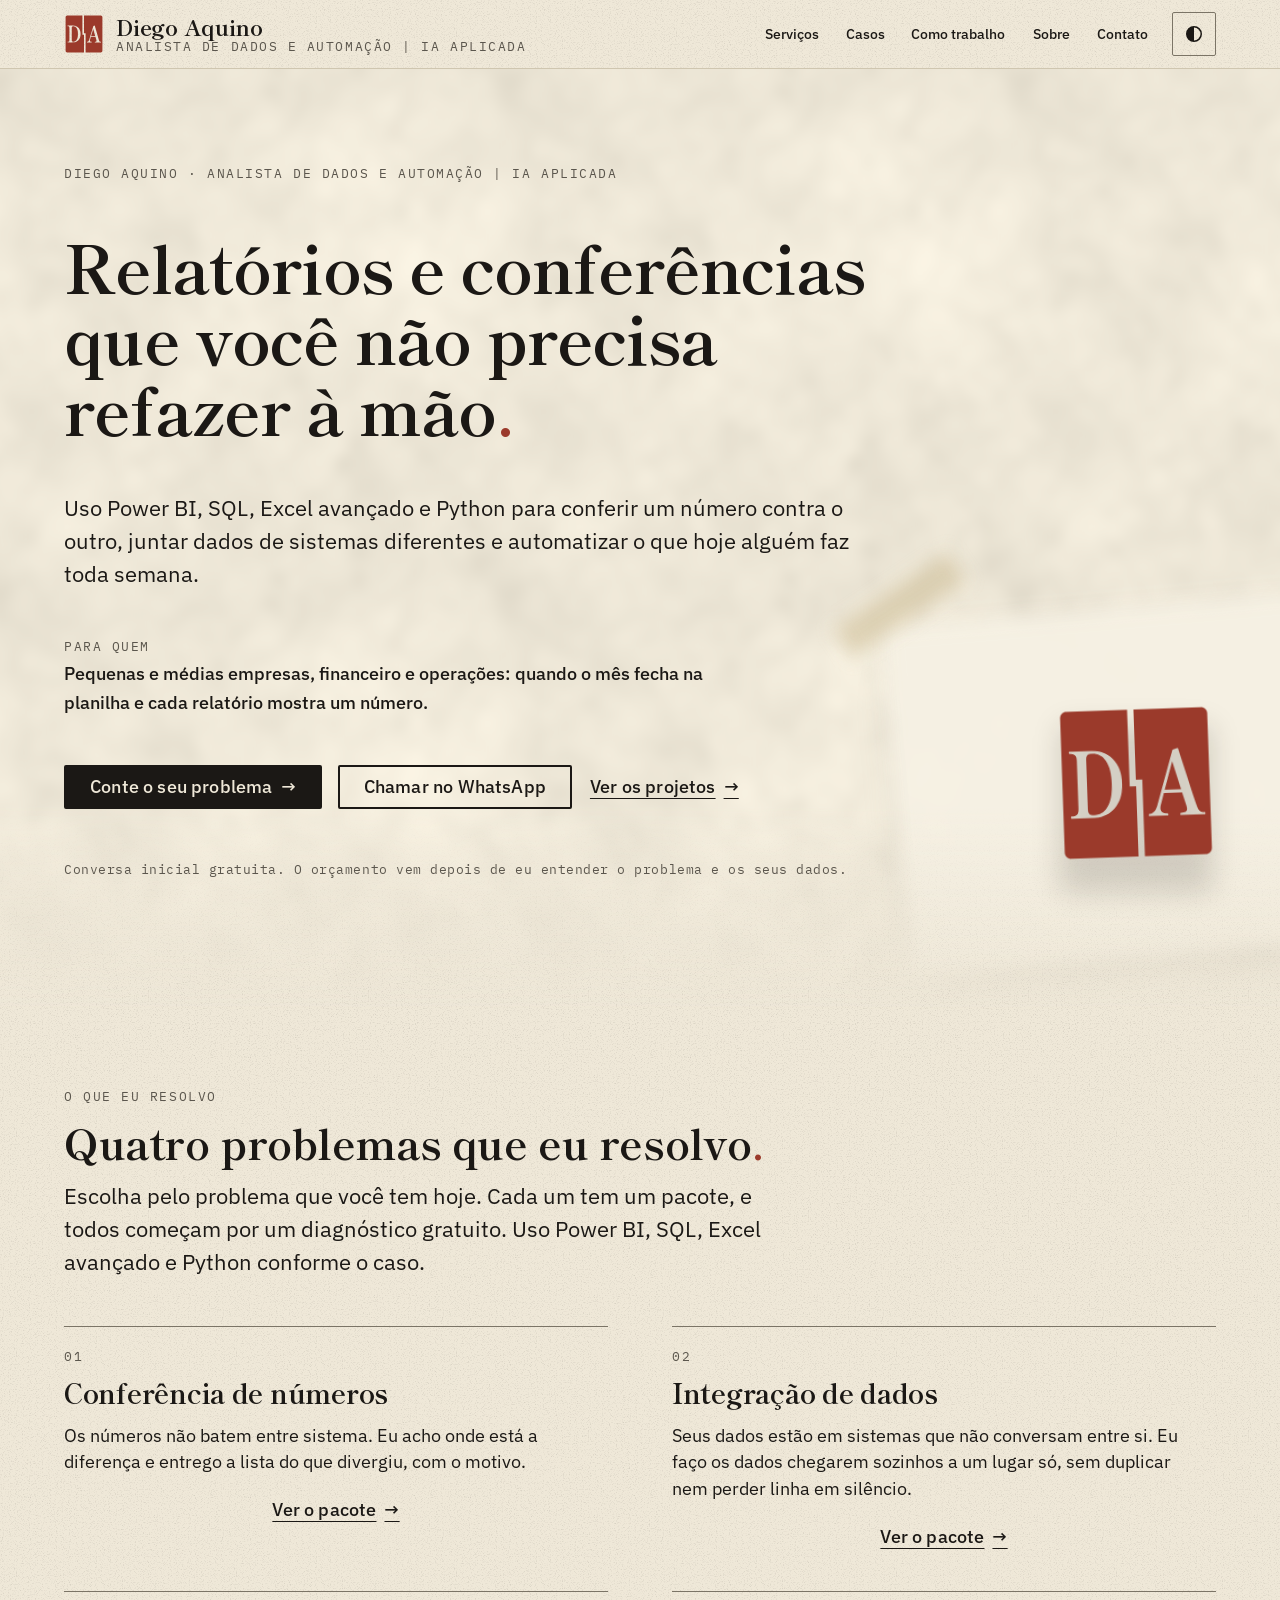
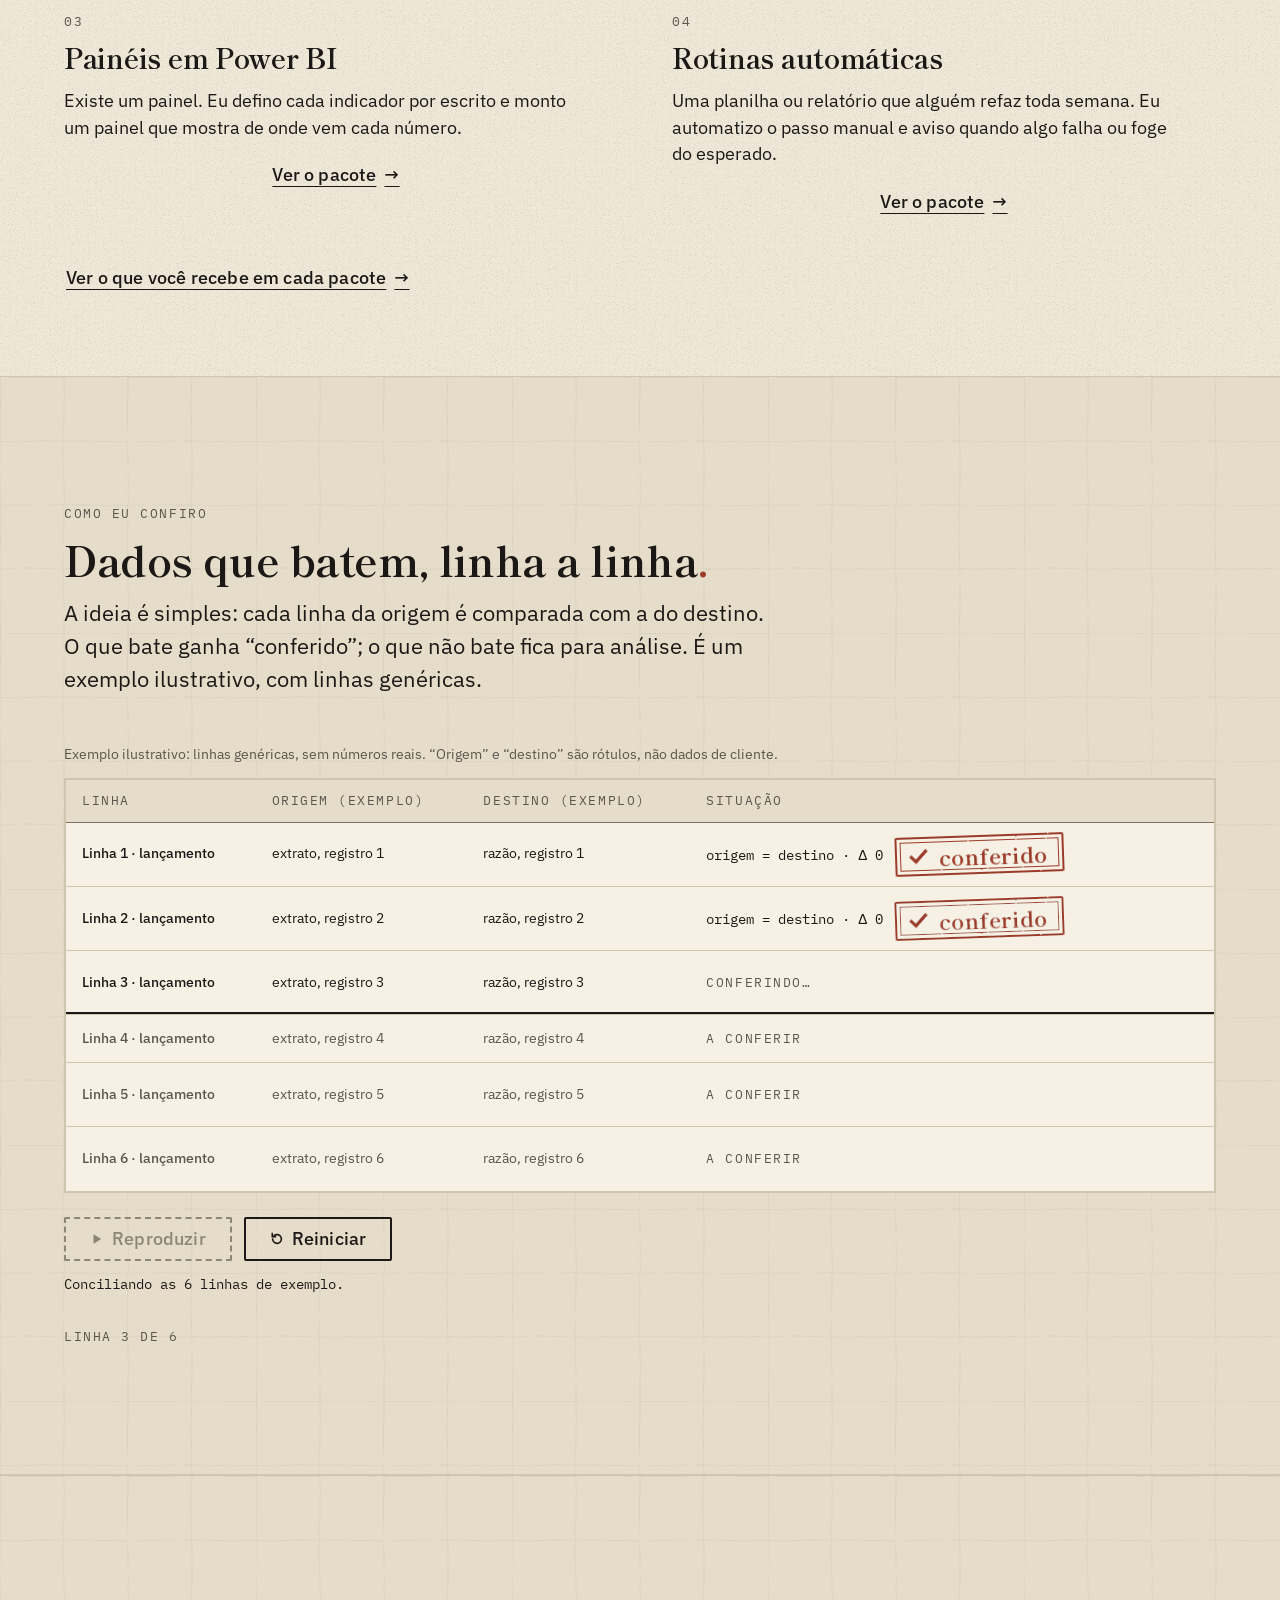
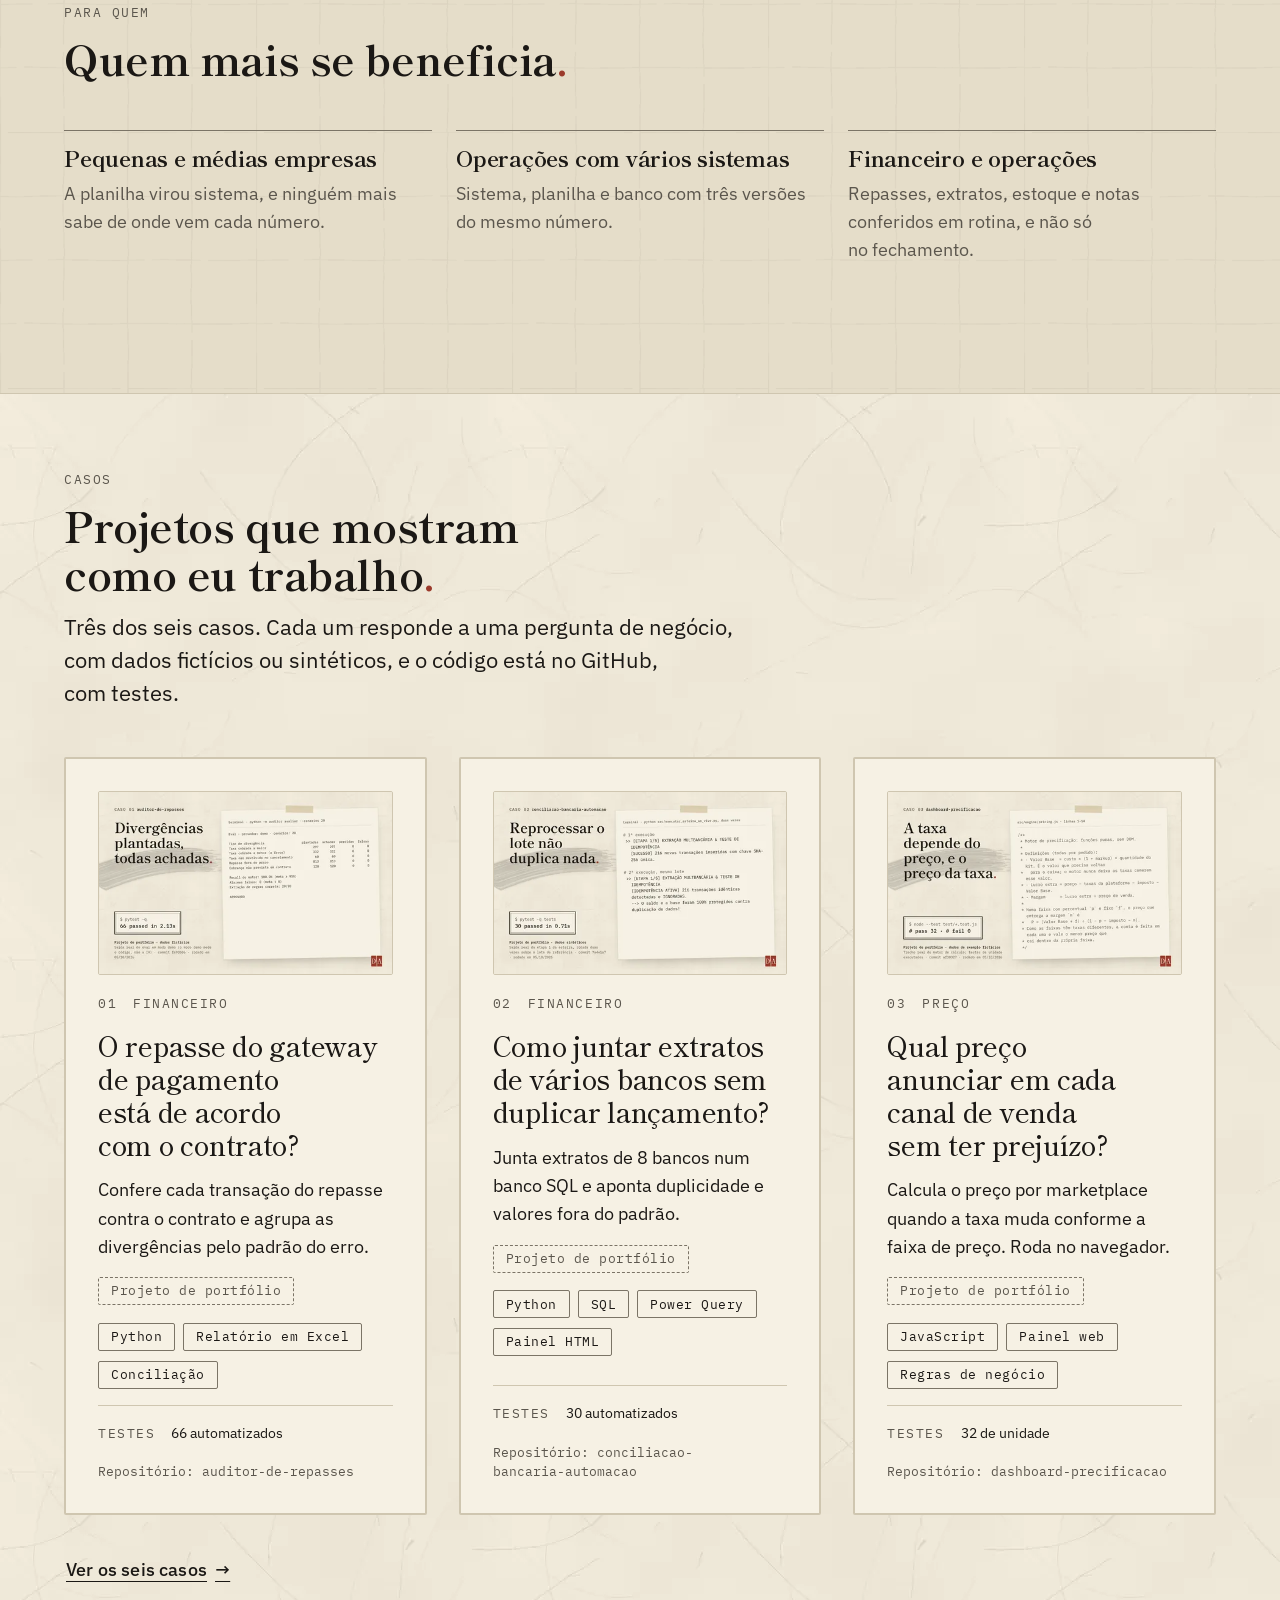
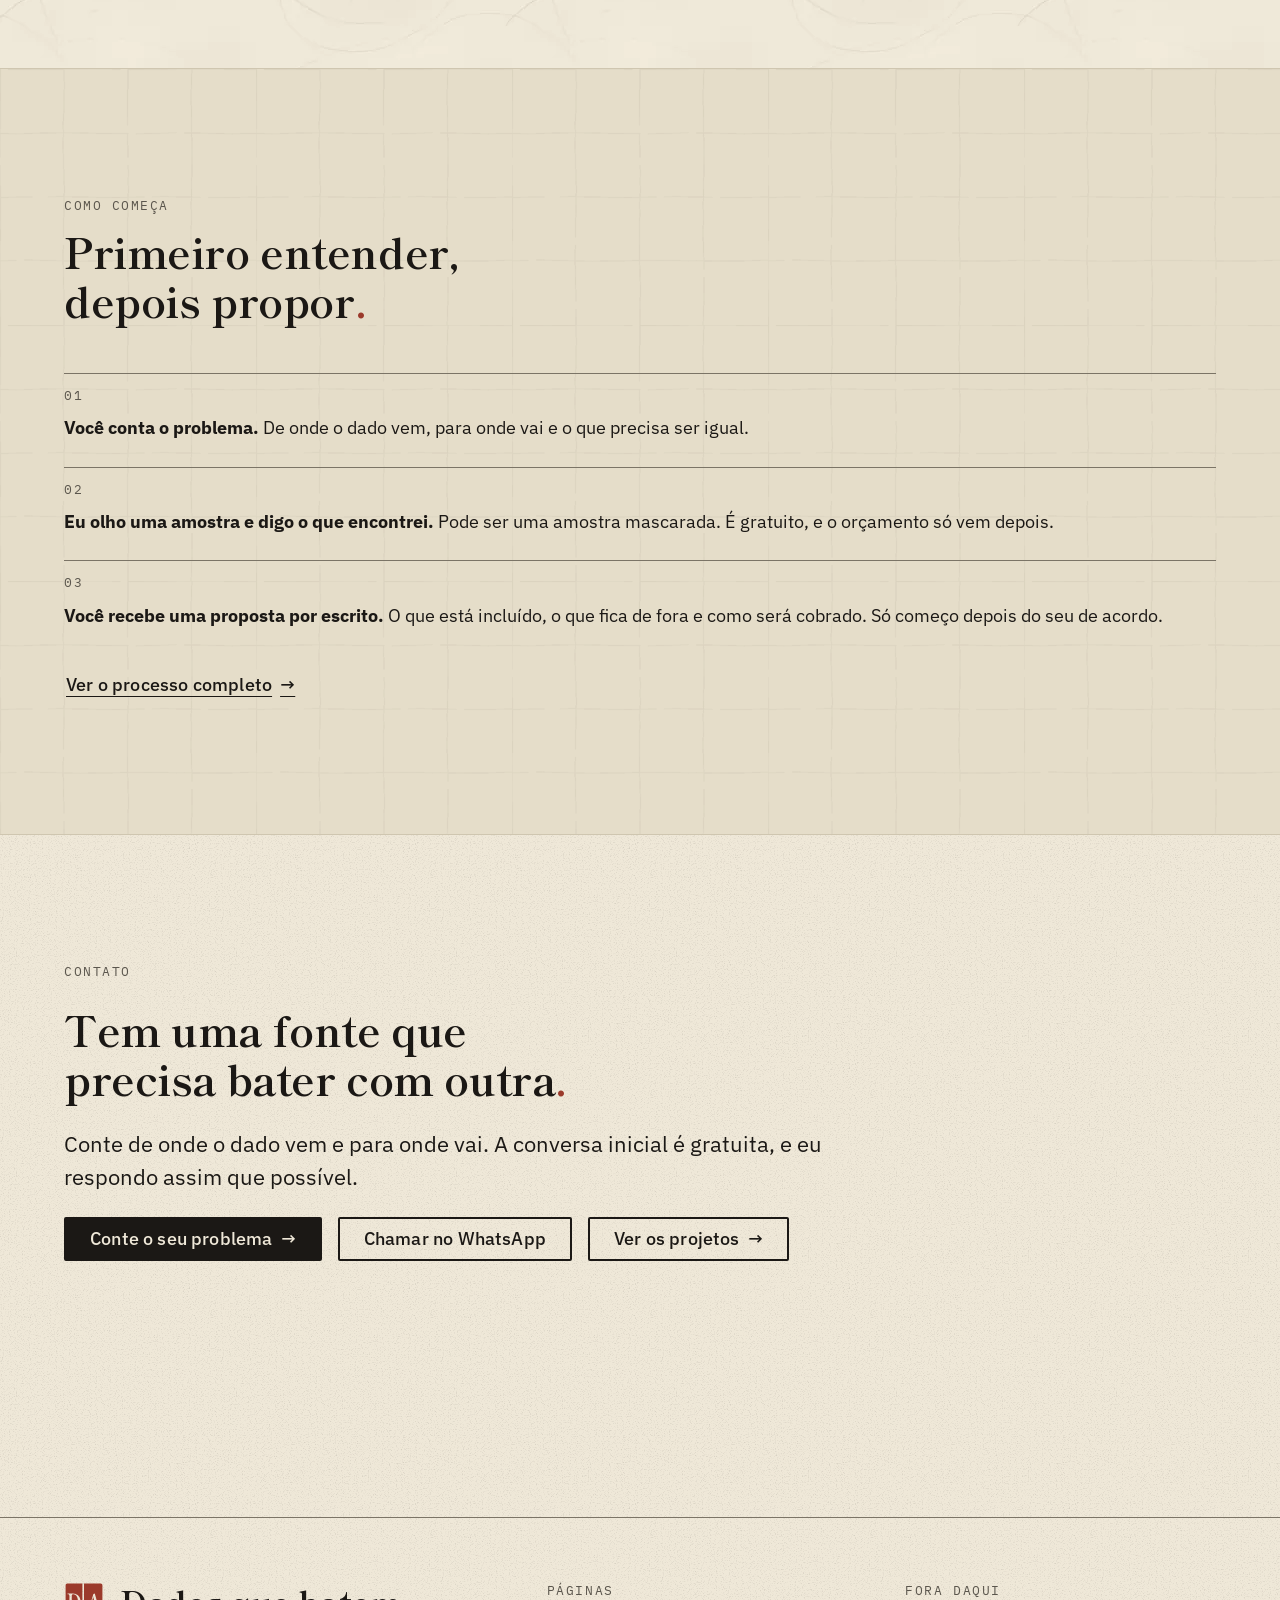
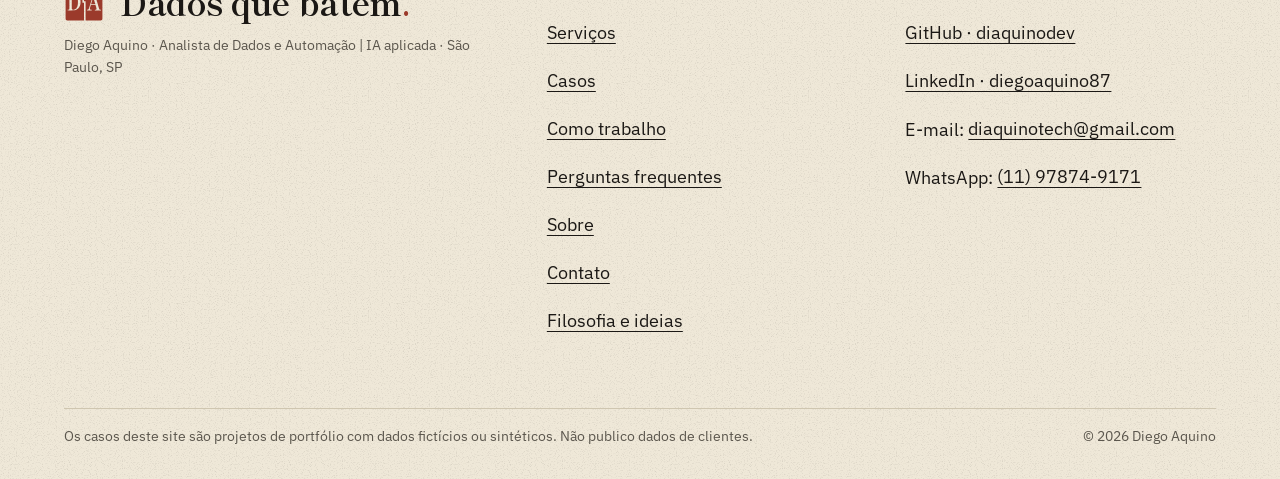
<file: index.html>
<!doctype html>
<html lang="pt-BR">
<head>
<meta charset="utf-8">
<meta name="viewport" content="width=device-width, initial-scale=1">
<title>Diego Aquino · Analista de Dados e Automação | IA aplicada</title>
<meta name="description" content="Analista de Dados e Automação | IA aplicada em São Paulo. Power BI, SQL, Excel avançado e Python: conferir números, integrar dados e automatizar. Conversa gratuita.">
<link rel="canonical" href="https://diaquinodev.github.io/">
<meta name="color-scheme" content="light dark">
<meta name="theme-color" content="#EFE8D8" media="(prefers-color-scheme: light)">
<meta name="theme-color" content="#1B1815" media="(prefers-color-scheme: dark)">
<meta property="og:type" content="website">
<meta property="og:site_name" content="Diego Aquino · Dados que batem.">
<meta property="og:title" content="Analista de Dados e Automação | IA aplicada · Power BI, SQL, Excel e Python">
<meta property="og:description" content="Analista de Dados e Automação | IA aplicada em São Paulo. Power BI, SQL, Excel avançado e Python: conferir números, integrar dados e automatizar. Conversa gratuita.">
<meta property="og:url" content="https://diaquinodev.github.io/">
<meta property="og:locale" content="pt_BR">
<meta property="og:image" content="https://diaquinodev.github.io/assets/og.png">
<meta property="og:image:width" content="1200">
<meta property="og:image:height" content="630">
<meta property="og:image:alt" content="Selo DA e o texto Dados que batem. Diego Aquino, Analista de Dados e Automação | IA aplicada">
<meta name="twitter:card" content="summary_large_image">
<meta name="twitter:image" content="https://diaquinodev.github.io/assets/og.png">
<link rel="icon" href="assets/icones/favicon.svg" type="image/svg+xml">
<link rel="icon" href="assets/icones/favicon_32.png" sizes="32x32" type="image/png">
<link rel="apple-touch-icon" href="assets/icones/apple-touch-icon.png">
<link rel="preload" href="assets/fontes/shippori-mincho-700.woff2" as="font" type="font/woff2" crossorigin>
<link rel="preload" href="assets/fontes/plex-sans-var.woff2" as="font" type="font/woff2" crossorigin>
<link rel="stylesheet" href="css/tokens.css">
<link rel="stylesheet" href="css/base.css">
<link rel="stylesheet" href="css/componentes.css">
<link rel="stylesheet" href="css/site.css">
<link rel="stylesheet" href="css/movimento.css">
<link rel="stylesheet" href="css/imagens.css">
<link rel="stylesheet" href="css/conciliacao.css">
<link rel="stylesheet" href="css/hero.css">
<script src="js/tema.js"></script>
<script type="application/ld+json">{"@context":"https://schema.org","@graph":[{"@type":"Person","@id":"https://diaquinodev.github.io/#diego","name":"Diego Aquino","jobTitle":"Analista de Dados e Automação | IA aplicada","description":"Analista de Dados e Automação | IA aplicada | Power BI · SQL · Excel avançado · Python | Automação de processos e APIs","knowsAbout":["Power BI","SQL","Excel avançado","Python","Automação de processos","APIs"],"email":"diaquinotech@gmail.com","telephone":"+55 11 97874-9171","url":"https://diaquinodev.github.io/","address":{"@type":"PostalAddress","addressLocality":"São Paulo","addressCountry":"BR"},"sameAs":["https://linkedin.com/in/diegoaquino87","https://github.com/diaquinodev"]},{"@type":"ProfessionalService","name":"Diego Aquino · Analista de Dados e Automação | IA aplicada","url":"https://diaquinodev.github.io/","provider":{"@id":"https://diaquinodev.github.io/#diego"},"areaServed":{"@type":"Country","name":"Brasil"},"availableLanguage":"pt-BR","telephone":"+55 11 97874-9171","email":"diaquinotech@gmail.com","hasOfferCatalog":{"@type":"OfferCatalog","name":"Pacotes de serviço","itemListElement":[{"@type":"Offer","itemOffered":{"@type":"Service","name":"Conferência de números","description":"Os números não batem entre sistema, planilha e banco, e o fechamento vira trabalho manual."}},{"@type":"Offer","itemOffered":{"@type":"Service","name":"Integração de dados","description":"Seus dados estão em sistemas que não conversam entre si, e hoje alguém exporta, cola e consolida à mão."}},{"@type":"Offer","itemOffered":{"@type":"Service","name":"Painéis em Power BI","description":"Existe um painel, mas cada pessoa tem um número diferente para o mesmo indicador e ninguém sabe de onde ele vem."}},{"@type":"Offer","itemOffered":{"@type":"Service","name":"Rotinas automáticas","description":"Uma planilha ou relatório que alguém refaz toda semana, com regra clara, e que deveria rodar sozinho."}}]}},{"@type":"WebSite","name":"Diego Aquino · Dados que batem.","url":"https://diaquinodev.github.io/","inLanguage":"pt-BR"}]}</script>
</head>
<body>
<svg xmlns="http://www.w3.org/2000/svg" width="0" height="0" style="position:absolute" aria-hidden="true" focusable="false">
<symbol id="selo-da" viewBox="0 0 100 100"><path fill="currentColor" fill-rule="evenodd" d="M7.48 4.03L6.96 4.14L6.47 4.3L6 4.54L5.56 4.83L5.17 5.17L4.83 5.56L4.54 6L4.3 6.47L4.14 6.96L4.03 7.48L4 8L4 92L4.03 92.52L4.14 93.04L4.3 93.53L4.54 94L4.83 94.44L5.17 94.83L5.56 95.17L6 95.46L6.47 95.7L6.96 95.86L7.48 95.97L8 96L50 96L50 52L46 52L46 4L8 4ZM8.69 70.15L8.73 69.78L8.89 69.55L10.11 69.51L11.01 69.35L11.41 69.22L11.97 68.95L12.6 68.45L12.98 67.91L13.26 67.22L13.44 66.37L13.53 64.98L13.53 34.96L13.44 33.58L13.26 32.72L13.09 32.25L12.87 31.84L12.46 31.36L11.79 30.9L11.01 30.59L10.11 30.44L8.89 30.39L8.77 30.23L8.69 29.88L8.7 29.44L8.79 29.17L8.89 29.09L9.01 29.06L17.81 29L22.66 29.04L25.35 29.16L26.46 29.3L27.57 29.53L29.21 30.02L30.3 30.45L31.39 30.96L33 31.88L34.52 33.01L35.93 34.36L37.23 35.93L38.41 37.72L39.13 39.03L39.45 39.73L40.02 41.19L40.48 42.75L40.68 43.57L40.99 45.28L41.26 48.04L41.3 50.99L41.2 52.88L40.85 55.55L40.48 57.2L40.26 57.99L39.75 59.5L39.13 60.91L38.03 62.84L37.23 64.01L35.93 65.58L34.52 66.93L33.52 67.71L32.47 68.39L30.85 69.25L29.21 69.92L27.57 70.41L25.9 70.72L23.19 70.93L18.8 71L13.07 70.96L8.94 70.88L8.82 70.82L8.75 70.69ZM92 96L92.52 95.97L93.04 95.86L93.53 95.7L94 95.46L94.44 95.17L94.83 94.83L95.17 94.44L95.46 94L95.7 93.53L95.86 93.04L95.97 92.52L96 92L96 8L95.97 7.48L95.86 6.96L95.7 6.47L95.46 6L95.17 5.56L94.83 5.17L94.44 4.83L94 4.54L93.53 4.3L93.04 4.14L92.52 4.03L92 4L50 4L50 48L54 48L54 96ZM92.68 70.33L92.61 70.83L92.54 70.95L92.4 71L77.32 71L77.18 70.97L77.05 70.78L77 70.38L77.04 69.94L77.16 69.71L77.27 69.66L78.13 69.59L79.08 69.44L79.86 69.22L80.34 69.01L80.73 68.75L81.02 68.42L81.22 68.02L81.33 67.55L81.31 66.69L81.07 65.48L78.6 56.85L67.18 56.85L64.87 64.86L64.73 65.77L64.73 66.81L64.8 67.23L65.08 67.97L65.54 68.58L66.19 69.05L67.02 69.39L67.51 69.51L68.04 69.59L69.28 69.66L69.38 69.71L69.47 69.88L69.52 70.24L69.5 70.66L69.41 70.91L69.24 71L57.64 71L57.51 70.97L57.4 70.86L57.34 70.62L57.32 70.24L57.36 69.94L57.45 69.74L57.6 69.66L58.49 69.56L59.12 69.37L59.92 68.95L60.51 68.51L61.07 67.95L61.58 67.27L62.05 66.45L62.47 65.5L62.73 64.79L73.51 30.06L76.54 29L76.82 29.08L77.03 29.31L85.54 59.19L87 64.14L87.72 66.31L88.1 67.22L88.48 67.92L88.88 68.47L89.3 68.9L89.88 69.27L90.54 69.49L91.38 69.61L92.48 69.67L92.63 69.88ZM23.58 69.18L24.68 69.11L25.41 68.98L26.13 68.79L26.86 68.53L27.59 68.2L28.68 67.59L29.39 67.09L30.4 66.12L31.03 65.33L31.93 63.95L32.77 62.32L33.28 61.09L33.72 59.74L34.09 58.26L34.39 56.65L34.7 53.99L34.81 52.06L34.84 50L34.81 47.92L34.7 45.98L34.39 43.31L34.09 41.69L33.72 40.21L33.28 38.85L32.49 37.05L31.64 35.51L31.03 34.61L30.07 33.48L29.39 32.86L28.31 32.13L27.23 31.57L26.5 31.28L25.77 31.05L24.68 30.83L23.25 30.76L22.4 30.8L21.43 30.96L20.85 31.16L20.38 31.44L20.02 31.81L19.75 32.27L19.55 32.85L19.43 33.54L19.39 34.34L19.39 65.61L19.43 66.43L19.61 67.33L19.92 68.03L20.25 68.42L20.68 68.71L21.43 68.99L22.4 69.15ZM78.05 54.78L73.05 37.22L67.78 54.78Z"/></symbol>
<filter id="rugoso" x="-5%" y="-5%" width="110%" height="110%"><feTurbulence type="fractalNoise" baseFrequency="0.9" numOctaves="2" seed="7" result="n"/><feDisplacementMap in="SourceGraphic" in2="n" scale="1.6" xChannelSelector="R" yChannelSelector="G"/></filter>
</svg>
<a class="pular" href="#conteudo">Pular para o conteúdo</a>
<header class="cabecalho">
  <div class="container cabecalho__interno">
    <a class="cabecalho__marca" href="index.html" aria-label="Diego Aquino, Analista de Dados: página inicial">
      <svg class="selo" aria-hidden="true" focusable="false"><use href="#selo-da"/></svg>
      <span class="cabecalho__nome">Diego Aquino<span class="cabecalho__papel">Analista de Dados e Automação | IA aplicada</span></span>
    </a>
    <nav class="nav" aria-label="Principal"><ul><li><a href="servicos.html">Serviços</a></li><li><a href="projetos.html">Casos</a></li><li><a href="como-trabalho.html">Como trabalho</a></li><li><a href="sobre.html">Sobre</a></li><li><a href="contato.html">Contato</a></li></ul></nav>
    <button class="alternar-tema" type="button" aria-pressed="false"><span class="sr-only">Modo escuro</span><svg viewBox="0 0 20 20" aria-hidden="true" focusable="false"><circle cx="10" cy="10" r="7.25" fill="none" stroke="currentColor" stroke-width="1.5"/><path d="M10 2.75a7.25 7.25 0 0 0 0 14.5z" fill="currentColor"/></svg></button>
  </div>
</header>
<main id="conteudo">
<section class="heroi heroi--oferta heroi--fundo" aria-labelledby="t-heroi">
  <div class="heroi__fundo" aria-hidden="true"><span class="fundo__papel"></span><span class="fundo__folha"></span><span class="fundo__fita"></span><span class="fundo__foco"></span></div>
  <div class="container heroi__grade">
    <div class="pilha pilha--lg">
      <p class="rotulo">Diego Aquino · Analista de Dados e Automação | IA aplicada</p>
      <h1 class="heroi__titulo heroi__titulo--oferta" id="t-heroi">Relatórios e conferências que você não precisa refazer à mão<span class="ponto">.</span></h1>
      <p class="lead">Uso Power BI, SQL, Excel avançado e Python para conferir um número contra o outro, juntar dados de sistemas diferentes e automatizar o que hoje alguém faz toda semana.</p>
      <p class="heroi__para"><span class="rotulo">Para quem</span><strong>Pequenas e médias empresas, financeiro e operações: quando o mês fecha na planilha e cada relatório mostra um número.</strong></p>
      <div class="heroi__ctas"><a class="botao botao--primario" href="contato.html?assunto=diagnostico">Conte o seu problema</a><a class="botao botao--secundario botao--sem-seta" href="https://wa.me/5511978749171?text=Ol%C3%A1%2C%20Diego%21%20Vi%20o%20seu%20site%20e%20quero%20conversar%20sobre%20um%20problema%20com%20dados." rel="noopener" target="_blank">Chamar no WhatsApp</a><a class="botao botao--link" href="projetos.html">Ver os projetos</a></div>
      <p class="origem origem--livre">Conversa inicial gratuita. O orçamento vem depois de eu entender o problema e os seus dados.</p>
    </div>
    <div class="heroi__selo" aria-hidden="true"><svg class="selo selo--grande" focusable="false"><use href="#selo-da"/></svg></div>
  </div>
  <script>(function(){var h=document.querySelector(".heroi--fundo"),s=h&&h.querySelector(".heroi__selo .selo");if(!s)return;function p(){var a=h.getBoundingClientRect(),b=s.getBoundingClientRect();h.style.setProperty("--foco-x",(b.left-a.left+b.width/2).toFixed(1)+"px");h.style.setProperty("--foco-y",(b.top-a.top+b.height/2).toFixed(1)+"px")}p();addEventListener("resize",p);if(window.ResizeObserver)new ResizeObserver(p).observe(h)})()</script>
</section>
<section class="secao secao--compacta" aria-labelledby="t-resolvo">
  <div class="container">
    <div class="cabeca-secao"><p class="rotulo">O que eu resolvo</p><h2 id="t-resolvo">Quatro problemas que eu resolvo<span class="ponto">.</span></h2>
    <p class="lead">Escolha pelo problema que você tem hoje. Cada um tem um pacote, e todos começam por um diagnóstico gratuito. Uso Power BI, SQL, Excel avançado e Python conforme o caso.</p></div>
    <ul class="grade grade--estreita grade--quatro sem-lista"><li><article class="servico servico--compacto">
  <p class="servico__n">01</p>
  <h3 class="servico__titulo">Conferência de números</h3>
  <p class="servico__resumo">Os números não batem entre sistema. Eu acho onde está a diferença e entrego a lista do que divergiu, com o motivo.</p>
  <a class="botao botao--link" href="servicos.html#conciliacao">Ver o pacote<span class="sr-only"> de Conferência de números</span></a>
</article></li><li><article class="servico servico--compacto">
  <p class="servico__n">02</p>
  <h3 class="servico__titulo">Integração de dados</h3>
  <p class="servico__resumo">Seus dados estão em sistemas que não conversam entre si. Eu faço os dados chegarem sozinhos a um lugar só, sem duplicar nem perder linha em silêncio.</p>
  <a class="botao botao--link" href="servicos.html#pipelines">Ver o pacote<span class="sr-only"> de Integração de dados</span></a>
</article></li><li><article class="servico servico--compacto">
  <p class="servico__n">03</p>
  <h3 class="servico__titulo">Painéis em Power BI</h3>
  <p class="servico__resumo">Existe um painel. Eu defino cada indicador por escrito e monto um painel que mostra de onde vem cada número.</p>
  <a class="botao botao--link" href="servicos.html#dashboards">Ver o pacote<span class="sr-only"> de Painéis em Power BI</span></a>
</article></li><li><article class="servico servico--compacto">
  <p class="servico__n">04</p>
  <h3 class="servico__titulo">Rotinas automáticas</h3>
  <p class="servico__resumo">Uma planilha ou relatório que alguém refaz toda semana. Eu automatizo o passo manual e aviso quando algo falha ou foge do esperado.</p>
  <a class="botao botao--link" href="servicos.html#automacao">Ver o pacote<span class="sr-only"> de Rotinas automáticas</span></a>
</article></li></ul>
    <p class="espaco-topo"><a class="botao botao--link" href="servicos.html">Ver o que você recebe em cada pacote</a></p>
  </div>
</section>
<section class="secao secao--baixa" aria-labelledby="t-concilia">
  <div class="container pilha pilha--lg">
    <div class="cabeca-secao cabeca-secao--solta"><p class="rotulo">Como eu confiro</p><h2 id="t-concilia">Dados que batem, linha a linha<span class="ponto">.</span></h2>
    <p class="lead">A ideia é simples: cada linha da origem é comparada com a do destino. O que bate ganha “conferido”; o que não bate fica para análise. É um exemplo ilustrativo, com linhas genéricas.</p></div>
    <div class="od" id="conciliacao-exemplo" data-conciliacao data-estado="concluido" data-total="6" data-ok="5" data-div="1">
  <table class="tabela-od od__tabela">
    <caption>Exemplo ilustrativo: linhas genéricas, sem números reais. “Origem” e “destino” são rótulos, não dados de cliente.</caption>
    <thead><tr><th scope="col">Linha</th><th scope="col">Origem (exemplo)</th><th scope="col">Destino (exemplo)</th><th scope="col">Situação</th></tr></thead>
    <tbody>
    <tr data-estado="conferido" data-final="conferido"><th scope="row">Linha 1 · lançamento</th><td data-rotulo="Origem (exemplo)">extrato, registro 1</td><td data-rotulo="Destino (exemplo)">razão, registro 1</td><td data-rotulo="Situação"><span class="od-sit"><span class="od-sit__pend">a conferir</span><span class="od-sit__ing">conferindo…</span><span class="od-sit__fim"><span class="od-sit__res">origem = destino · Δ 0</span><span class="conferido"><svg class="conferido__marca" viewBox="0 0 16 16" aria-hidden="true" focusable="false"><path d="M2.5 8.5 6 12l7.5-8" fill="none" stroke="currentColor" stroke-width="2.4" stroke-linecap="square"/></svg>conferido</span></span></span></td></tr>
    <tr data-estado="conferido" data-final="conferido"><th scope="row">Linha 2 · lançamento</th><td data-rotulo="Origem (exemplo)">extrato, registro 2</td><td data-rotulo="Destino (exemplo)">razão, registro 2</td><td data-rotulo="Situação"><span class="od-sit"><span class="od-sit__pend">a conferir</span><span class="od-sit__ing">conferindo…</span><span class="od-sit__fim"><span class="od-sit__res">origem = destino · Δ 0</span><span class="conferido"><svg class="conferido__marca" viewBox="0 0 16 16" aria-hidden="true" focusable="false"><path d="M2.5 8.5 6 12l7.5-8" fill="none" stroke="currentColor" stroke-width="2.4" stroke-linecap="square"/></svg>conferido</span></span></span></td></tr>
    <tr data-estado="conferido" data-final="conferido"><th scope="row">Linha 3 · lançamento</th><td data-rotulo="Origem (exemplo)">extrato, registro 3</td><td data-rotulo="Destino (exemplo)">razão, registro 3</td><td data-rotulo="Situação"><span class="od-sit"><span class="od-sit__pend">a conferir</span><span class="od-sit__ing">conferindo…</span><span class="od-sit__fim"><span class="od-sit__res">origem = destino · Δ 0</span><span class="conferido"><svg class="conferido__marca" viewBox="0 0 16 16" aria-hidden="true" focusable="false"><path d="M2.5 8.5 6 12l7.5-8" fill="none" stroke="currentColor" stroke-width="2.4" stroke-linecap="square"/></svg>conferido</span></span></span></td></tr>
    <tr data-estado="divergente" data-final="divergente"><th scope="row">Linha 4 · lançamento</th><td data-rotulo="Origem (exemplo)">extrato, registro 4</td><td data-rotulo="Destino (exemplo)">razão, registro 4</td><td data-rotulo="Situação"><span class="od-sit"><span class="od-sit__pend">a conferir</span><span class="od-sit__ing">conferindo…</span><span class="od-sit__fim"><span class="od-sit__res">origem ≠ destino · Δ ≠ 0</span><span class="situacao situacao--diverge od-sit__rot">divergente · em análise</span></span></span></td></tr>
    <tr data-estado="conferido" data-final="conferido"><th scope="row">Linha 5 · lançamento</th><td data-rotulo="Origem (exemplo)">extrato, registro 5</td><td data-rotulo="Destino (exemplo)">razão, registro 5</td><td data-rotulo="Situação"><span class="od-sit"><span class="od-sit__pend">a conferir</span><span class="od-sit__ing">conferindo…</span><span class="od-sit__fim"><span class="od-sit__res">origem = destino · Δ 0</span><span class="conferido"><svg class="conferido__marca" viewBox="0 0 16 16" aria-hidden="true" focusable="false"><path d="M2.5 8.5 6 12l7.5-8" fill="none" stroke="currentColor" stroke-width="2.4" stroke-linecap="square"/></svg>conferido</span></span></span></td></tr>
    <tr data-estado="conferido" data-final="conferido"><th scope="row">Linha 6 · lançamento</th><td data-rotulo="Origem (exemplo)">extrato, registro 6</td><td data-rotulo="Destino (exemplo)">razão, registro 6</td><td data-rotulo="Situação"><span class="od-sit"><span class="od-sit__pend">a conferir</span><span class="od-sit__ing">conferindo…</span><span class="od-sit__fim"><span class="od-sit__res">origem = destino · Δ 0</span><span class="conferido"><svg class="conferido__marca" viewBox="0 0 16 16" aria-hidden="true" focusable="false"><path d="M2.5 8.5 6 12l7.5-8" fill="none" stroke="currentColor" stroke-width="2.4" stroke-linecap="square"/></svg>conferido</span></span></span></td></tr>
    </tbody>
  </table>
  <div class="od__rodape">
    <div class="od__comando">
      <div class="od__controles" role="group" aria-label="Controles da conciliação de exemplo">
        <button type="button" class="botao botao--primario botao--sem-seta od__btn" data-od="reproduzir"><svg viewBox="0 0 16 16" width="14" height="14" aria-hidden="true" focusable="false"><path d="M4 2.5v11l9-5.5z" fill="currentColor"/></svg><span>Reproduzir</span></button>
        <button type="button" class="botao botao--secundario botao--sem-seta od__btn" data-od="reiniciar"><svg viewBox="0 0 16 16" width="14" height="14" aria-hidden="true" focusable="false"><path d="M3 8a5 5 0 1 0 1.6-3.7" fill="none" stroke="currentColor" stroke-width="1.8" stroke-linecap="square"/><path d="M2.6 1.8v3.6h3.6" fill="none" stroke="currentColor" stroke-width="1.8" stroke-linecap="square"/></svg><span>Reiniciar</span></button>
      </div>
      <p class="od__estado" role="status" aria-live="polite" aria-atomic="true" data-fim="Conciliação concluída: 5 linhas conferidas e 1 divergente em análise. Exemplo ilustrativo, sem números reais.">Conciliação concluída: 5 linhas conferidas e 1 divergente em análise. Exemplo ilustrativo, sem números reais.</p>
      <p class="od__linha" aria-hidden="true"></p>
    </div>
    <svg class="selo od__selo" aria-hidden="true" focusable="false"><use href="#selo-da"/></svg>
  </div>
</div>
  </div>
</section>
<section class="secao secao--baixa" aria-labelledby="t-quem">
  <div class="container">
    <div class="cabeca-secao"><p class="rotulo">Para quem</p><h2 id="t-quem">Quem mais se beneficia<span class="ponto">.</span></h2></div>
    <ul class="grade grade--estreita para-quem sem-lista">
      <li><h3>Pequenas e médias empresas</h3><p class="texto-2">A planilha virou sistema, e ninguém mais sabe de onde vem cada número.</p></li>
      <li><h3>Operações com vários sistemas</h3><p class="texto-2">Sistema, planilha e banco com três versões do mesmo número.</p></li>
      <li><h3>Financeiro e operações</h3><p class="texto-2">Repasses, extratos, estoque e notas conferidos em rotina, e não só no fechamento.</p></li>
    </ul>
  </div>
</section>
<section class="secao secao--compacta secao--washi" aria-labelledby="t-casos">
  <div class="container">
    <div class="cabeca-secao"><p class="rotulo">Casos</p><h2 id="t-casos">Projetos que mostram como eu trabalho<span class="ponto">.</span></h2>
    <p class="lead">Três dos seis casos. Cada um responde a uma pergunta de negócio, com dados fictícios ou sintéticos, e o código está no GitHub, com testes.</p></div>
    <ul class="grade grade--media sem-lista"><li><article class="cartao-projeto" id="card-auditor-de-repasses" data-conferido>
  <div class="capa capa--cartao" data-capa><div class="capa__quadro"><img class="capa__img capa__img--claro" src="assets/capas/auditor-de-repasses-claro-800.webp" srcset="assets/capas/auditor-de-repasses-claro-480.webp 480w, assets/capas/auditor-de-repasses-claro-800.webp 800w, assets/capas/auditor-de-repasses-claro-1200.webp 1200w" sizes="(min-width: 72rem) 22rem, (min-width: 46rem) 44vw, 92vw" width="1200" height="750" loading="lazy" decoding="async" alt="Capa do caso auditor-de-repasses: saída real do terminal do eval em modo demo, com 20 cenários de divergências plantadas. Nos cinco tipos de divergência, as achadas são iguais às plantadas, sem perdidas nem falsas; recall do motor de 100%, extração de regras correta em 20 de 20 e resultado APROVADO. Ao lado, pytest com 66 testes passando."><img class="capa__img capa__img--escuro" src="assets/capas/auditor-de-repasses-escuro-800.webp" srcset="assets/capas/auditor-de-repasses-escuro-480.webp 480w, assets/capas/auditor-de-repasses-escuro-800.webp 800w, assets/capas/auditor-de-repasses-escuro-1200.webp 1200w" sizes="(min-width: 72rem) 22rem, (min-width: 46rem) 44vw, 92vw" width="1200" height="750" loading="lazy" decoding="async" alt="Capa do caso auditor-de-repasses: saída real do terminal do eval em modo demo, com 20 cenários de divergências plantadas. Nos cinco tipos de divergência, as achadas são iguais às plantadas, sem perdidas nem falsas; recall do motor de 100%, extração de regras correta em 20 de 20 e resultado APROVADO. Ao lado, pytest com 66 testes passando."></div></div>
  <div class="cartao-projeto__topo"><span class="cartao-projeto__n">01</span><p class="rotulo cartao-projeto__tema">Financeiro</p></div>
  <h3 class="cartao-projeto__pergunta"><a href="projetos.html#auditor-de-repasses">O repasse do gateway de pagamento está de acordo com o contrato?<span class="sr-only"> (ler o caso)</span></a></h3>
  <p class="cartao-projeto__resumo">Confere cada transação do repasse contra o contrato e agrupa as divergências pelo padrão do erro.</p>
  <p class="origem">Projeto de portfólio</p>
  <ul class="tags" role="list"><li><span class="tag">Python</span></li><li><span class="tag">Relatório em Excel</span></li><li><span class="tag">Conciliação</span></li></ul>
  <dl class="cartao-projeto__fatos"><dt>Testes</dt><dd><span data-conta="66">66</span> automatizados</dd></dl>
  <p class="cartao-projeto__repo">Repositório: auditor-de-repasses</p>
  <span class="conferido "><svg class="conferido__marca" viewBox="0 0 16 16" aria-hidden="true" focusable="false"><path d="M2.5 8.5 6 12l7.5-8" fill="none" stroke="currentColor" stroke-width="2.4" stroke-linecap="square"/></svg>conferido</span>
</article></li><li><article class="cartao-projeto" id="card-conciliacao-bancaria-automacao" data-conferido>
  <div class="capa capa--cartao" data-capa><div class="capa__quadro"><img class="capa__img capa__img--claro" src="assets/capas/conciliacao-bancaria-automacao-claro-800.webp" srcset="assets/capas/conciliacao-bancaria-automacao-claro-480.webp 480w, assets/capas/conciliacao-bancaria-automacao-claro-800.webp 800w, assets/capas/conciliacao-bancaria-automacao-claro-1200.webp 1200w" sizes="(min-width: 72rem) 22rem, (min-width: 46rem) 44vw, 92vw" width="1200" height="750" loading="lazy" decoding="async" alt="Capa do caso conciliacao-bancaria-automacao: saída real do terminal da esteira rodada duas vezes sobre o mesmo lote sintético. Na primeira execução, 216 novas transações inseridas com chave SHA-256 única; na segunda, as 216 transações idênticas são detectadas e ignoradas. Ao lado, pytest com 30 testes passando."><img class="capa__img capa__img--escuro" src="assets/capas/conciliacao-bancaria-automacao-escuro-800.webp" srcset="assets/capas/conciliacao-bancaria-automacao-escuro-480.webp 480w, assets/capas/conciliacao-bancaria-automacao-escuro-800.webp 800w, assets/capas/conciliacao-bancaria-automacao-escuro-1200.webp 1200w" sizes="(min-width: 72rem) 22rem, (min-width: 46rem) 44vw, 92vw" width="1200" height="750" loading="lazy" decoding="async" alt="Capa do caso conciliacao-bancaria-automacao: saída real do terminal da esteira rodada duas vezes sobre o mesmo lote sintético. Na primeira execução, 216 novas transações inseridas com chave SHA-256 única; na segunda, as 216 transações idênticas são detectadas e ignoradas. Ao lado, pytest com 30 testes passando."></div></div>
  <div class="cartao-projeto__topo"><span class="cartao-projeto__n">02</span><p class="rotulo cartao-projeto__tema">Financeiro</p></div>
  <h3 class="cartao-projeto__pergunta"><a href="projetos.html#conciliacao-bancaria-automacao">Como juntar extratos de vários bancos sem duplicar lançamento?<span class="sr-only"> (ler o caso)</span></a></h3>
  <p class="cartao-projeto__resumo">Junta extratos de 8 bancos num banco SQL e aponta duplicidade e valores fora do padrão.</p>
  <p class="origem">Projeto de portfólio</p>
  <ul class="tags" role="list"><li><span class="tag">Python</span></li><li><span class="tag">SQL</span></li><li><span class="tag">Power Query</span></li><li><span class="tag">Painel HTML</span></li></ul>
  <dl class="cartao-projeto__fatos"><dt>Testes</dt><dd><span data-conta="30">30</span> automatizados</dd></dl>
  <p class="cartao-projeto__repo">Repositório: conciliacao-bancaria-automacao</p>
  <span class="conferido "><svg class="conferido__marca" viewBox="0 0 16 16" aria-hidden="true" focusable="false"><path d="M2.5 8.5 6 12l7.5-8" fill="none" stroke="currentColor" stroke-width="2.4" stroke-linecap="square"/></svg>conferido</span>
</article></li><li><article class="cartao-projeto" id="card-dashboard-precificacao">
  <div class="capa capa--cartao" data-capa><div class="capa__quadro"><img class="capa__img capa__img--claro" src="assets/capas/dashboard-precificacao-claro-800.webp" srcset="assets/capas/dashboard-precificacao-claro-480.webp 480w, assets/capas/dashboard-precificacao-claro-800.webp 800w, assets/capas/dashboard-precificacao-claro-1200.webp 1200w" sizes="(min-width: 72rem) 22rem, (min-width: 46rem) 44vw, 92vw" width="1200" height="750" loading="lazy" decoding="async" alt="Capa do caso dashboard-precificacao: trecho real do código do motor de precificação (pricing.js), com o comentário que define Valor Base, lucro extra e margem e a fórmula do preço em cada faixa de taxa. Ao lado, a execução dos testes de unidade com 32 aprovados e nenhuma falha."><img class="capa__img capa__img--escuro" src="assets/capas/dashboard-precificacao-escuro-800.webp" srcset="assets/capas/dashboard-precificacao-escuro-480.webp 480w, assets/capas/dashboard-precificacao-escuro-800.webp 800w, assets/capas/dashboard-precificacao-escuro-1200.webp 1200w" sizes="(min-width: 72rem) 22rem, (min-width: 46rem) 44vw, 92vw" width="1200" height="750" loading="lazy" decoding="async" alt="Capa do caso dashboard-precificacao: trecho real do código do motor de precificação (pricing.js), com o comentário que define Valor Base, lucro extra e margem e a fórmula do preço em cada faixa de taxa. Ao lado, a execução dos testes de unidade com 32 aprovados e nenhuma falha."></div></div>
  <div class="cartao-projeto__topo"><span class="cartao-projeto__n">03</span><p class="rotulo cartao-projeto__tema">Preço</p></div>
  <h3 class="cartao-projeto__pergunta"><a href="projetos.html#dashboard-precificacao">Qual preço anunciar em cada canal de venda sem ter prejuízo?<span class="sr-only"> (ler o caso)</span></a></h3>
  <p class="cartao-projeto__resumo">Calcula o preço por marketplace quando a taxa muda conforme a faixa de preço. Roda no navegador.</p>
  <p class="origem">Projeto de portfólio</p>
  <ul class="tags" role="list"><li><span class="tag">JavaScript</span></li><li><span class="tag">Painel web</span></li><li><span class="tag">Regras de negócio</span></li></ul>
  <dl class="cartao-projeto__fatos"><dt>Testes</dt><dd><span data-conta="32">32</span> de unidade</dd></dl>
  <p class="cartao-projeto__repo">Repositório: dashboard-precificacao</p>
  
</article></li></ul>
    <p class="espaco-topo"><a class="botao botao--link" href="projetos.html">Ver os seis casos</a></p>
  </div>
</section>
<section class="secao secao--baixa" aria-labelledby="t-comeca">
  <div class="container">
    <div class="cabeca-secao"><p class="rotulo">Como começa</p><h2 id="t-comeca">Primeiro entender, depois propor<span class="ponto">.</span></h2></div>
    <ol class="passos">
      <li><strong>Você conta o problema.</strong> De onde o dado vem, para onde vai e o que precisa ser igual.</li>
      <li><strong>Eu olho uma amostra e digo o que encontrei.</strong> Pode ser uma amostra mascarada. É gratuito, e o orçamento só vem depois.</li>
      <li><strong>Você recebe uma proposta por escrito.</strong> O que está incluído, o que fica de fora e como será cobrado. Só começo depois do seu de acordo.</li>
    </ol>
    <p class="espaco-topo"><a class="botao botao--link" href="como-trabalho.html">Ver o processo completo</a></p>
  </div>
</section>
<section class="secao" aria-labelledby="t-cta">
  <div class="container faixa-cta">
    <p class="rotulo">Contato</p>
    <h2 id="t-cta">Tem uma fonte que precisa bater com outra<span class="ponto">.</span></h2>
    <p class="lead">Conte de onde o dado vem e para onde vai. A conversa inicial é gratuita, e eu respondo assim que possível.</p>
    <div class="cluster"><a class="botao botao--primario" href="contato.html?assunto=diagnostico">Conte o seu problema</a><a class="botao botao--secundario botao--sem-seta" href="https://wa.me/5511978749171?text=Ol%C3%A1%2C%20Diego%21%20Vi%20o%20seu%20site%20e%20quero%20conversar%20sobre%20um%20problema%20com%20dados." rel="noopener" target="_blank">Chamar no WhatsApp</a><a class="botao botao--secundario" href="projetos.html">Ver os projetos</a></div>
  </div>
</section>
</main>
<footer class="rodape">
  <div class="container">
    <div class="rodape__grade">
      <div class="pilha pilha--sm">
        <div class="rodape__marca"><svg class="selo" aria-hidden="true" focusable="false"><use href="#selo-da"/></svg><p class="rodape__assina">Dados que batem<span class="ponto">.</span></p></div>
        <p class="texto-2 miudo">Diego Aquino · Analista de Dados e Automação | IA aplicada · São Paulo, SP</p>
      </div>
      <nav aria-label="Rodapé: páginas">
        <h2>Páginas</h2>
        <ul>
          <li><a href="servicos.html">Serviços</a></li>
          <li><a href="projetos.html">Casos</a></li>
          <li><a href="como-trabalho.html">Como trabalho</a></li>
          <li><a href="como-trabalho.html#faq">Perguntas frequentes</a></li>
          <li><a href="sobre.html">Sobre</a></li>
          <li><a href="contato.html">Contato</a></li>
          <li><a href="filosofia.html">Filosofia e ideias</a></li>
        </ul>
      </nav>
      <div>
        <h2>Fora daqui</h2>
        <ul>
          <li><a href="https://github.com/diaquinodev" rel="me noopener">GitHub · diaquinodev</a></li>
          <li><a href="https://linkedin.com/in/diegoaquino87" rel="me noopener">LinkedIn · diegoaquino87</a></li>
          <li>E-mail: <a href="mailto:diaquinotech@gmail.com">diaquinotech@gmail.com</a></li>
          <li>WhatsApp: <a href="https://wa.me/5511978749171?text=Ol%C3%A1%2C%20Diego%21%20Vi%20o%20seu%20site%20e%20quero%20conversar%20sobre%20um%20problema%20com%20dados." rel="noopener" target="_blank">(11) 97874-9171</a></li>
        </ul>
      </div>
    </div>
    <div class="rodape__fim">
      <p>Os casos deste site são projetos de portfólio com dados fictícios ou sintéticos. Não publico dados de clientes.</p>
      <p>© 2026 Diego Aquino</p>
    </div>
  </div>
</footer>
<script src="js/conciliacao.js"></script>
<script src="js/movimento.js" defer></script><script src="js/capas.js" defer></script>
</body>
</html>
</file>
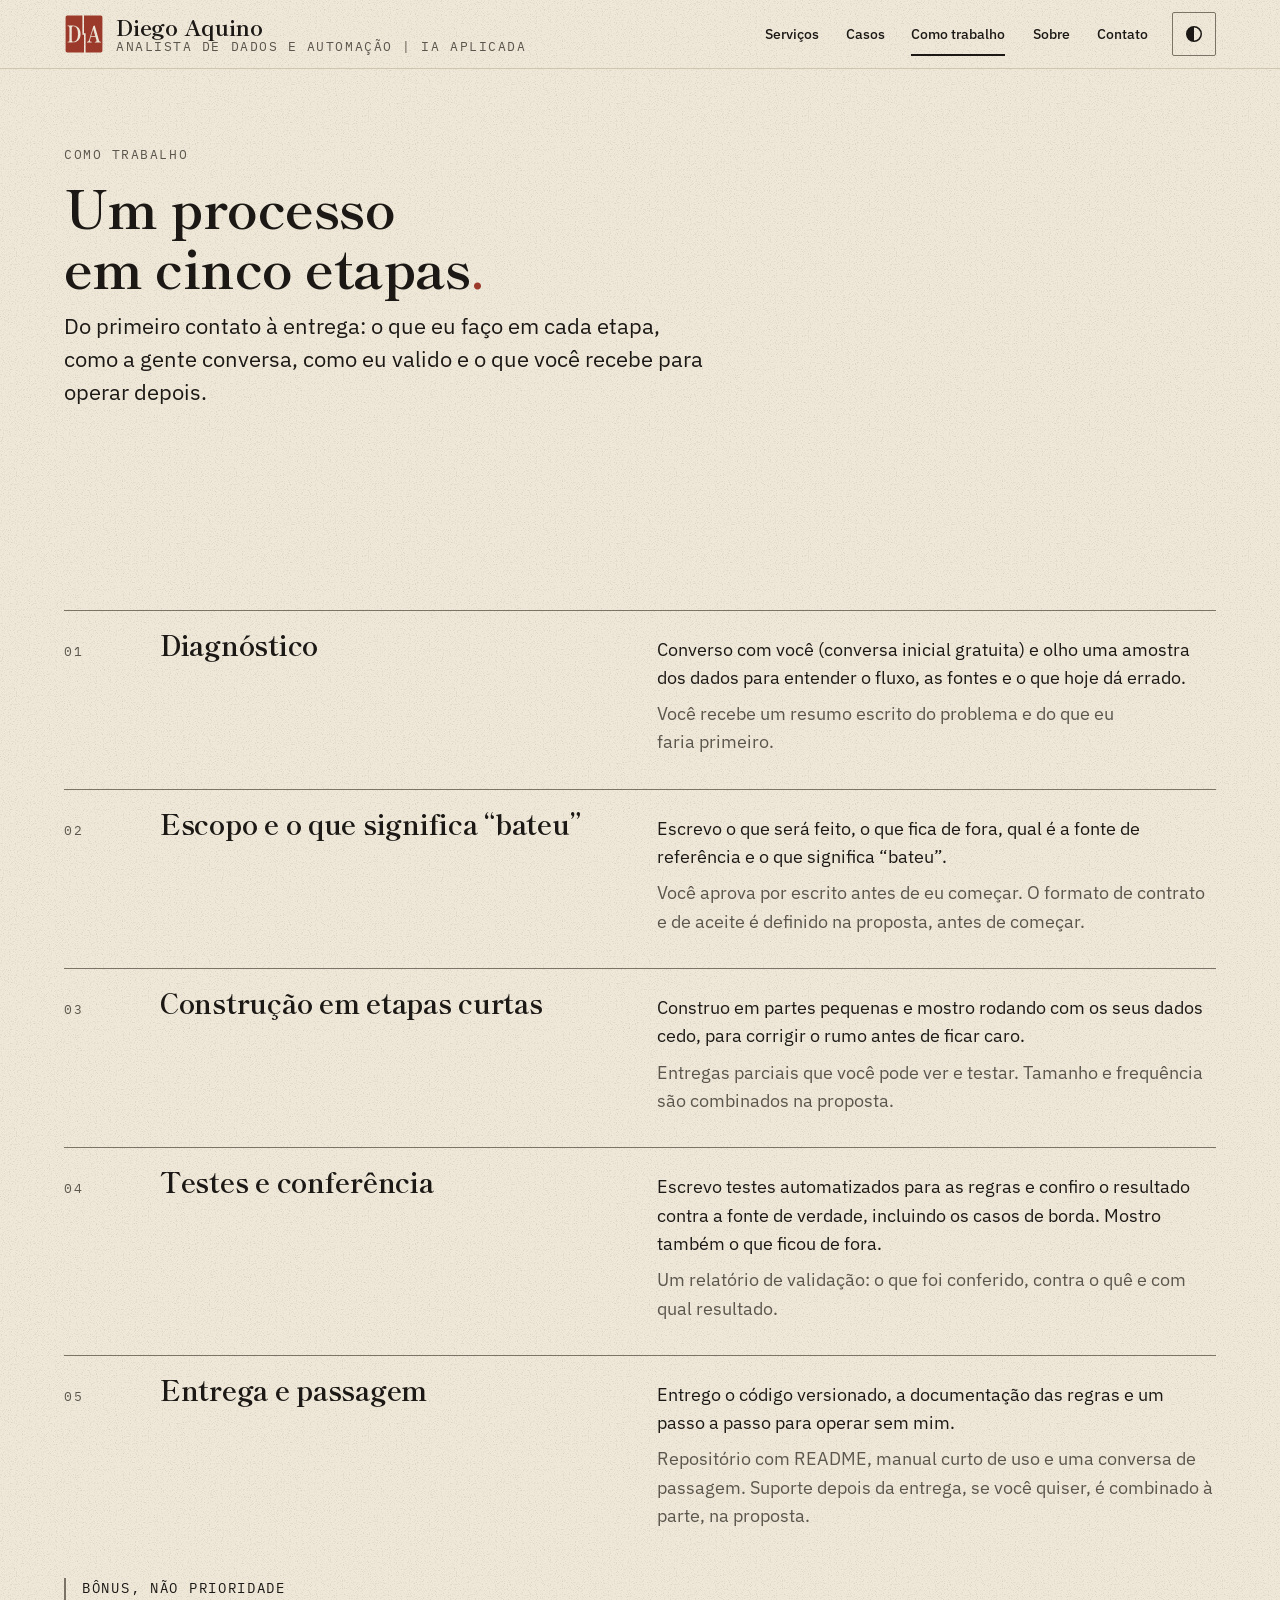
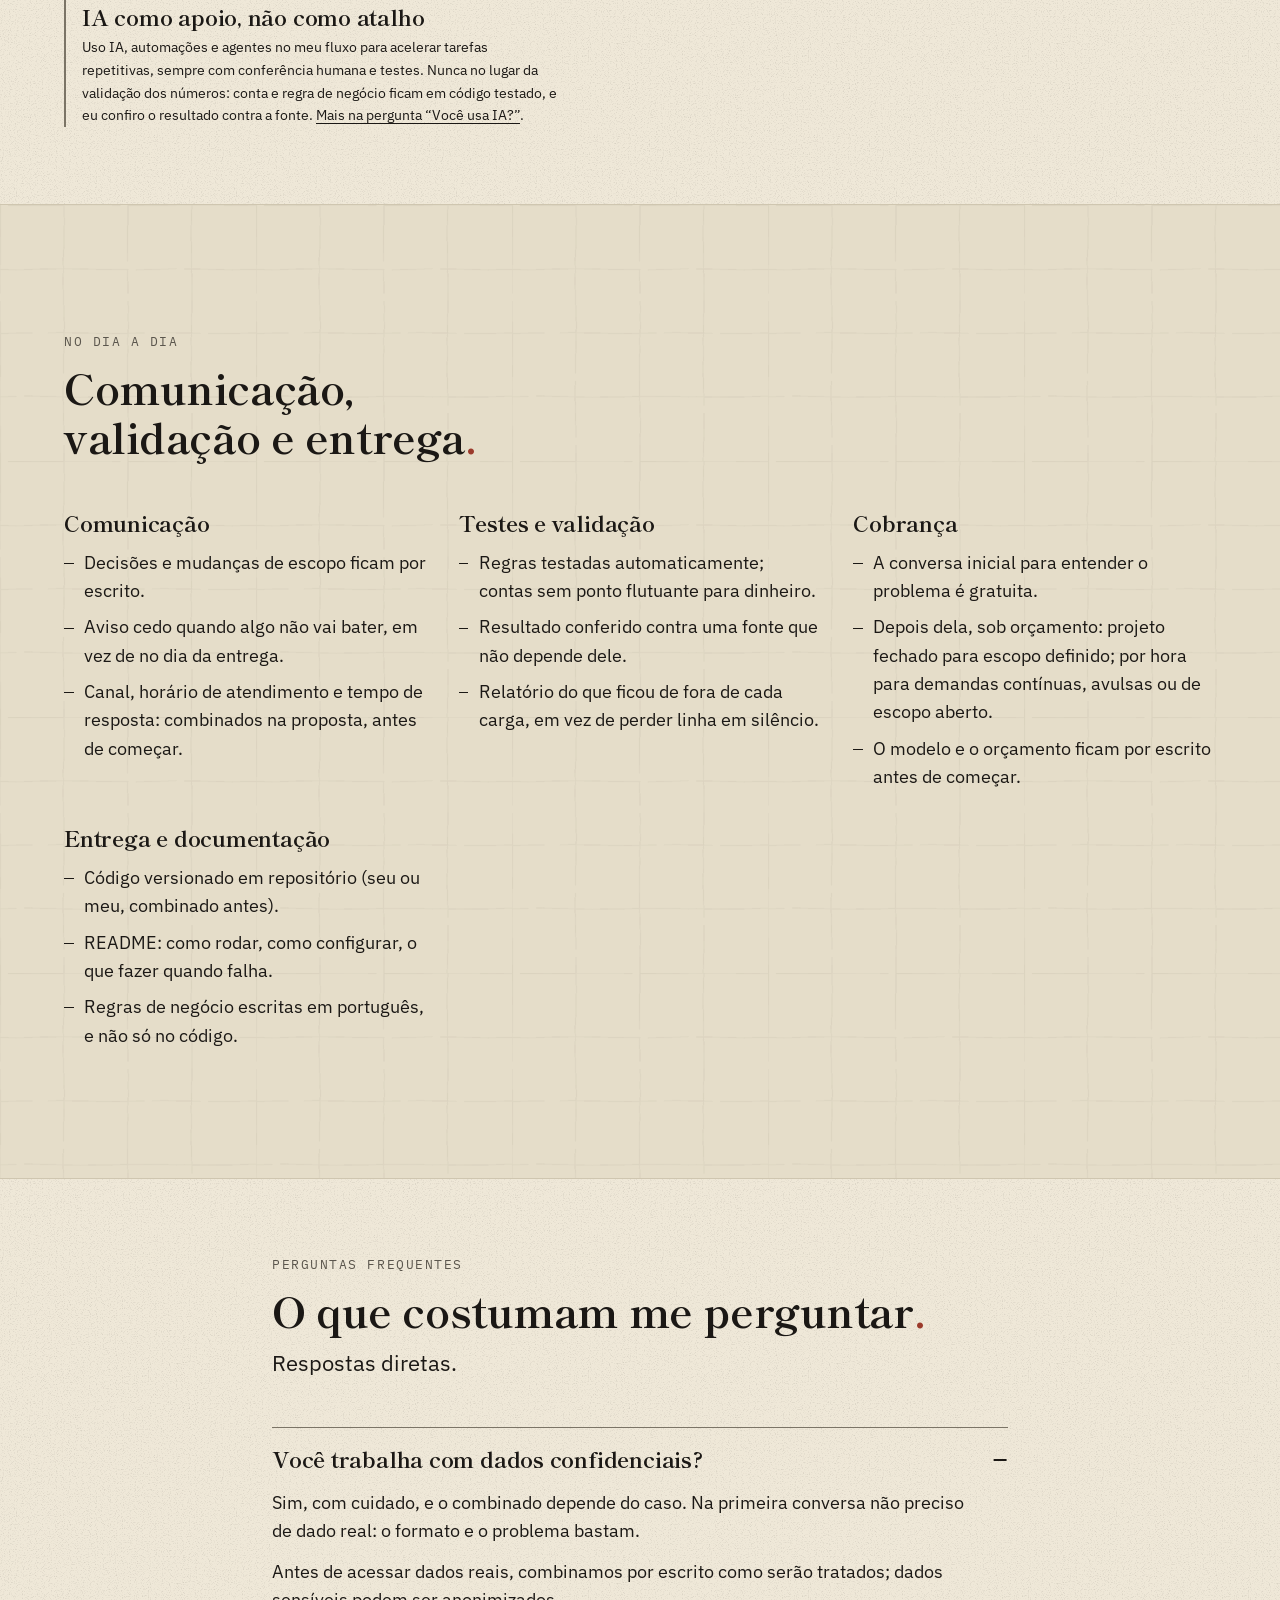
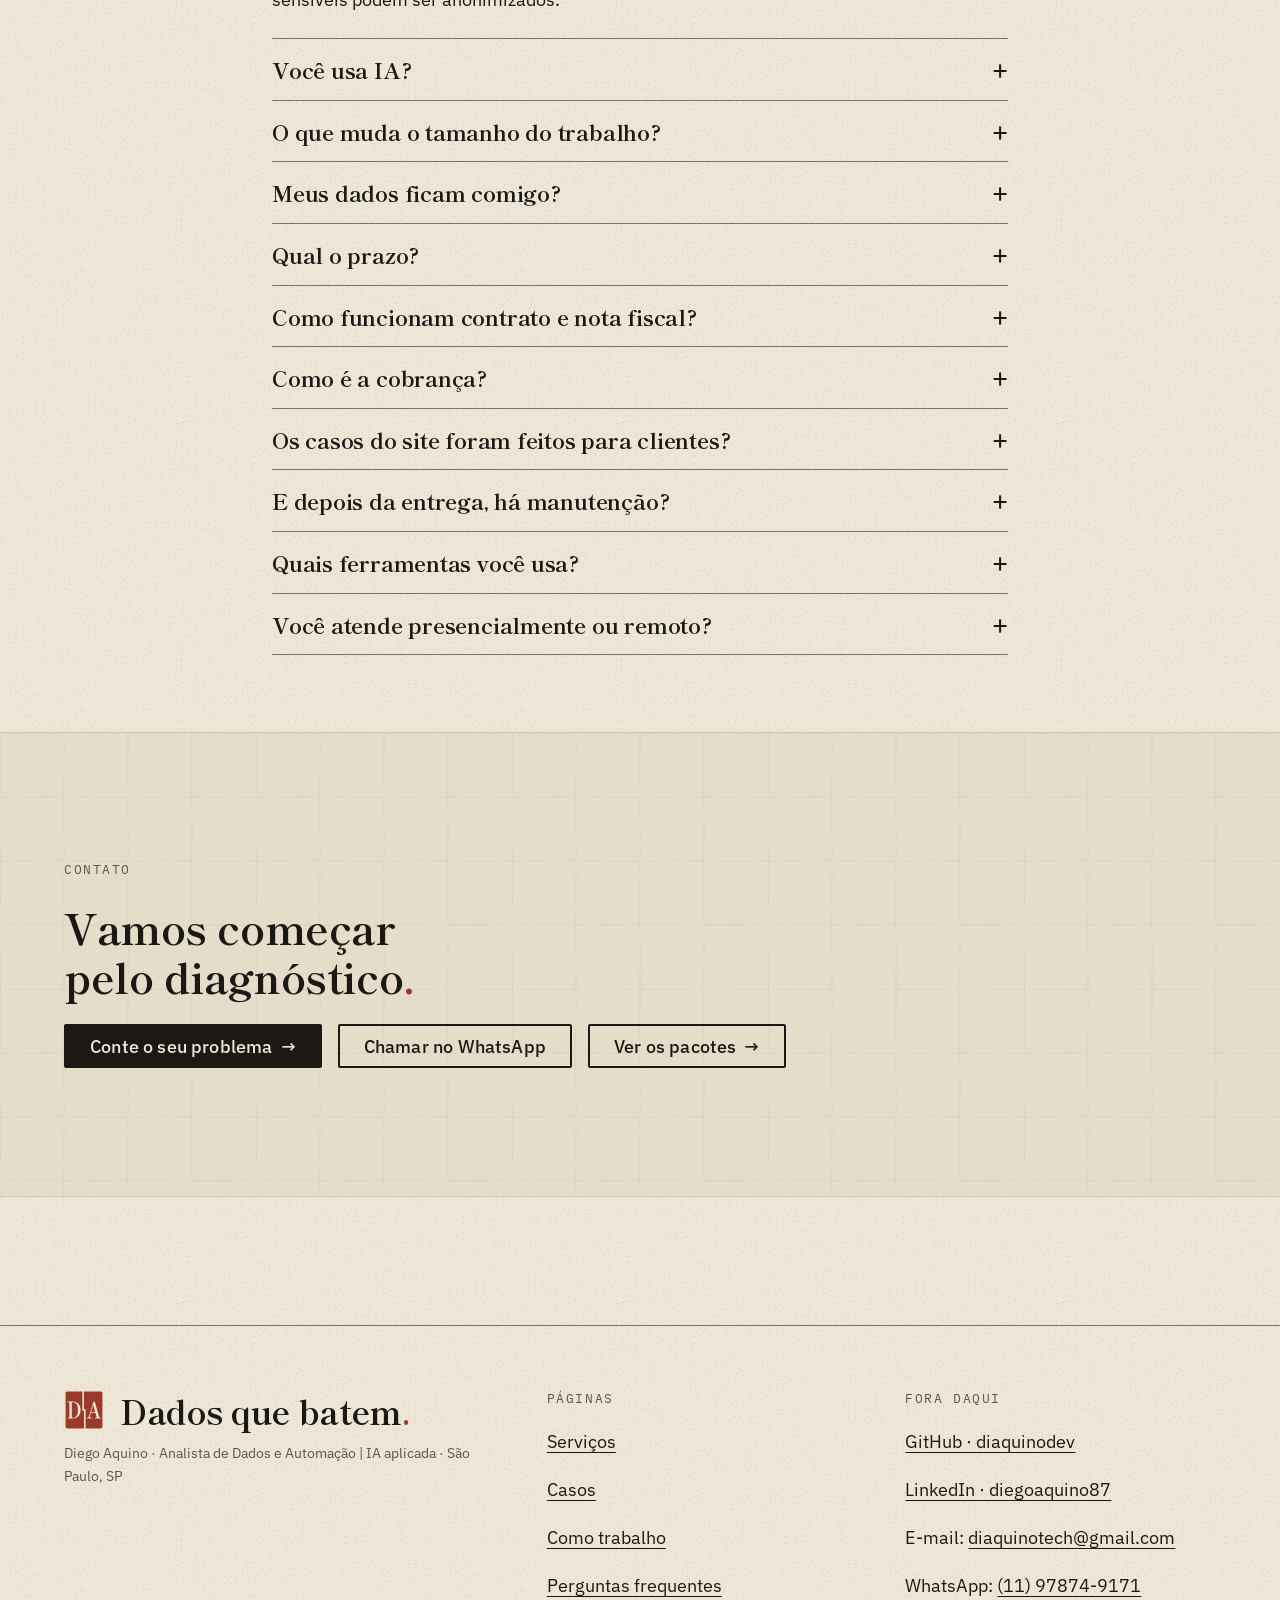
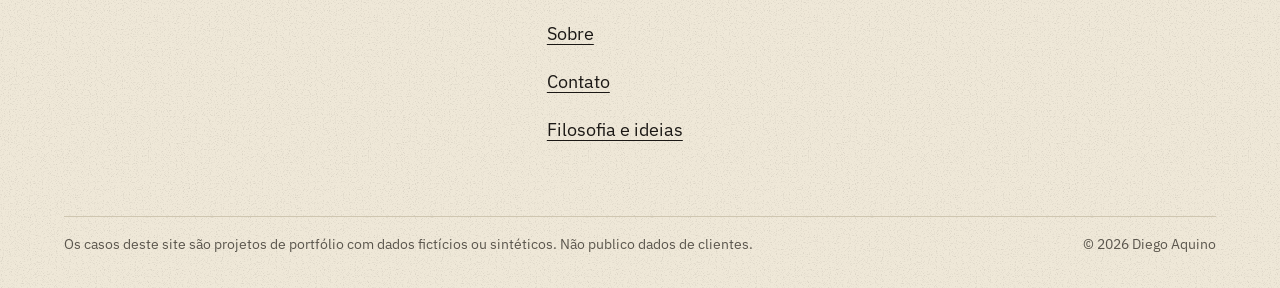
<file: como-trabalho.html>
<!doctype html>
<html lang="pt-BR">
<head>
<meta charset="utf-8">
<meta name="viewport" content="width=device-width, initial-scale=1">
<title>Como trabalho e perguntas · Diego Aquino, Dados e BI</title>
<meta name="description" content="Processo em cinco etapas, do diagnóstico à entrega, como combinamos prazo e cobrança, e respostas sobre dados, IA e contrato.">
<link rel="canonical" href="https://diaquinodev.github.io/como-trabalho.html">
<meta name="color-scheme" content="light dark">
<meta name="theme-color" content="#EFE8D8" media="(prefers-color-scheme: light)">
<meta name="theme-color" content="#1B1815" media="(prefers-color-scheme: dark)">
<meta property="og:type" content="website">
<meta property="og:site_name" content="Diego Aquino · Dados que batem.">
<meta property="og:title" content="Como trabalho e perguntas · Diego Aquino, Dados e BI">
<meta property="og:description" content="Processo em cinco etapas, do diagnóstico à entrega, como combinamos prazo e cobrança, e respostas sobre dados, IA e contrato.">
<meta property="og:url" content="https://diaquinodev.github.io/como-trabalho.html">
<meta property="og:locale" content="pt_BR">
<meta property="og:image" content="https://diaquinodev.github.io/assets/og.png">
<meta property="og:image:width" content="1200">
<meta property="og:image:height" content="630">
<meta property="og:image:alt" content="Selo DA e o texto Dados que batem. Diego Aquino, Analista de Dados e Automação | IA aplicada">
<meta name="twitter:card" content="summary_large_image">
<meta name="twitter:image" content="https://diaquinodev.github.io/assets/og.png">
<link rel="icon" href="assets/icones/favicon.svg" type="image/svg+xml">
<link rel="icon" href="assets/icones/favicon_32.png" sizes="32x32" type="image/png">
<link rel="apple-touch-icon" href="assets/icones/apple-touch-icon.png">
<link rel="preload" href="assets/fontes/shippori-mincho-700.woff2" as="font" type="font/woff2" crossorigin>
<link rel="preload" href="assets/fontes/plex-sans-var.woff2" as="font" type="font/woff2" crossorigin>
<link rel="stylesheet" href="css/tokens.css">
<link rel="stylesheet" href="css/base.css">
<link rel="stylesheet" href="css/componentes.css">
<link rel="stylesheet" href="css/site.css">
<link rel="stylesheet" href="css/movimento.css">
<link rel="stylesheet" href="css/imagens.css">
<script src="js/tema.js"></script>
</head>
<body>
<svg xmlns="http://www.w3.org/2000/svg" width="0" height="0" style="position:absolute" aria-hidden="true" focusable="false">
<symbol id="selo-da" viewBox="0 0 100 100"><path fill="currentColor" fill-rule="evenodd" d="M7.48 4.03L6.96 4.14L6.47 4.3L6 4.54L5.56 4.83L5.17 5.17L4.83 5.56L4.54 6L4.3 6.47L4.14 6.96L4.03 7.48L4 8L4 92L4.03 92.52L4.14 93.04L4.3 93.53L4.54 94L4.83 94.44L5.17 94.83L5.56 95.17L6 95.46L6.47 95.7L6.96 95.86L7.48 95.97L8 96L50 96L50 52L46 52L46 4L8 4ZM8.69 70.15L8.73 69.78L8.89 69.55L10.11 69.51L11.01 69.35L11.41 69.22L11.97 68.95L12.6 68.45L12.98 67.91L13.26 67.22L13.44 66.37L13.53 64.98L13.53 34.96L13.44 33.58L13.26 32.72L13.09 32.25L12.87 31.84L12.46 31.36L11.79 30.9L11.01 30.59L10.11 30.44L8.89 30.39L8.77 30.23L8.69 29.88L8.7 29.44L8.79 29.17L8.89 29.09L9.01 29.06L17.81 29L22.66 29.04L25.35 29.16L26.46 29.3L27.57 29.53L29.21 30.02L30.3 30.45L31.39 30.96L33 31.88L34.52 33.01L35.93 34.36L37.23 35.93L38.41 37.72L39.13 39.03L39.45 39.73L40.02 41.19L40.48 42.75L40.68 43.57L40.99 45.28L41.26 48.04L41.3 50.99L41.2 52.88L40.85 55.55L40.48 57.2L40.26 57.99L39.75 59.5L39.13 60.91L38.03 62.84L37.23 64.01L35.93 65.58L34.52 66.93L33.52 67.71L32.47 68.39L30.85 69.25L29.21 69.92L27.57 70.41L25.9 70.72L23.19 70.93L18.8 71L13.07 70.96L8.94 70.88L8.82 70.82L8.75 70.69ZM92 96L92.52 95.97L93.04 95.86L93.53 95.7L94 95.46L94.44 95.17L94.83 94.83L95.17 94.44L95.46 94L95.7 93.53L95.86 93.04L95.97 92.52L96 92L96 8L95.97 7.48L95.86 6.96L95.7 6.47L95.46 6L95.17 5.56L94.83 5.17L94.44 4.83L94 4.54L93.53 4.3L93.04 4.14L92.52 4.03L92 4L50 4L50 48L54 48L54 96ZM92.68 70.33L92.61 70.83L92.54 70.95L92.4 71L77.32 71L77.18 70.97L77.05 70.78L77 70.38L77.04 69.94L77.16 69.71L77.27 69.66L78.13 69.59L79.08 69.44L79.86 69.22L80.34 69.01L80.73 68.75L81.02 68.42L81.22 68.02L81.33 67.55L81.31 66.69L81.07 65.48L78.6 56.85L67.18 56.85L64.87 64.86L64.73 65.77L64.73 66.81L64.8 67.23L65.08 67.97L65.54 68.58L66.19 69.05L67.02 69.39L67.51 69.51L68.04 69.59L69.28 69.66L69.38 69.71L69.47 69.88L69.52 70.24L69.5 70.66L69.41 70.91L69.24 71L57.64 71L57.51 70.97L57.4 70.86L57.34 70.62L57.32 70.24L57.36 69.94L57.45 69.74L57.6 69.66L58.49 69.56L59.12 69.37L59.92 68.95L60.51 68.51L61.07 67.95L61.58 67.27L62.05 66.45L62.47 65.5L62.73 64.79L73.51 30.06L76.54 29L76.82 29.08L77.03 29.31L85.54 59.19L87 64.14L87.72 66.31L88.1 67.22L88.48 67.92L88.88 68.47L89.3 68.9L89.88 69.27L90.54 69.49L91.38 69.61L92.48 69.67L92.63 69.88ZM23.58 69.18L24.68 69.11L25.41 68.98L26.13 68.79L26.86 68.53L27.59 68.2L28.68 67.59L29.39 67.09L30.4 66.12L31.03 65.33L31.93 63.95L32.77 62.32L33.28 61.09L33.72 59.74L34.09 58.26L34.39 56.65L34.7 53.99L34.81 52.06L34.84 50L34.81 47.92L34.7 45.98L34.39 43.31L34.09 41.69L33.72 40.21L33.28 38.85L32.49 37.05L31.64 35.51L31.03 34.61L30.07 33.48L29.39 32.86L28.31 32.13L27.23 31.57L26.5 31.28L25.77 31.05L24.68 30.83L23.25 30.76L22.4 30.8L21.43 30.96L20.85 31.16L20.38 31.44L20.02 31.81L19.75 32.27L19.55 32.85L19.43 33.54L19.39 34.34L19.39 65.61L19.43 66.43L19.61 67.33L19.92 68.03L20.25 68.42L20.68 68.71L21.43 68.99L22.4 69.15ZM78.05 54.78L73.05 37.22L67.78 54.78Z"/></symbol>
<filter id="rugoso" x="-5%" y="-5%" width="110%" height="110%"><feTurbulence type="fractalNoise" baseFrequency="0.9" numOctaves="2" seed="7" result="n"/><feDisplacementMap in="SourceGraphic" in2="n" scale="1.6" xChannelSelector="R" yChannelSelector="G"/></filter>
</svg>
<a class="pular" href="#conteudo">Pular para o conteúdo</a>
<header class="cabecalho">
  <div class="container cabecalho__interno">
    <a class="cabecalho__marca" href="index.html" aria-label="Diego Aquino, Analista de Dados: página inicial">
      <svg class="selo" aria-hidden="true" focusable="false"><use href="#selo-da"/></svg>
      <span class="cabecalho__nome">Diego Aquino<span class="cabecalho__papel">Analista de Dados e Automação | IA aplicada</span></span>
    </a>
    <nav class="nav" aria-label="Principal"><ul><li><a href="servicos.html">Serviços</a></li><li><a href="projetos.html">Casos</a></li><li><a href="como-trabalho.html" aria-current="page">Como trabalho</a></li><li><a href="sobre.html">Sobre</a></li><li><a href="contato.html">Contato</a></li></ul></nav>
    <button class="alternar-tema" type="button" aria-pressed="false"><span class="sr-only">Modo escuro</span><svg viewBox="0 0 20 20" aria-hidden="true" focusable="false"><circle cx="10" cy="10" r="7.25" fill="none" stroke="currentColor" stroke-width="1.5"/><path d="M10 2.75a7.25 7.25 0 0 0 0 14.5z" fill="currentColor"/></svg></button>
  </div>
</header>
<main id="conteudo">
<section class="secao secao--compacta" aria-labelledby="t-pagina">
  <div class="container">
    <div class="cabeca-secao">
      <p class="rotulo">Como trabalho</p>
      <h1 id="t-pagina">Um processo em cinco etapas<span class="ponto">.</span></h1>
      <p class="lead">Do primeiro contato à entrega: o que eu faço em cada etapa, como a gente conversa, como eu valido e o que você recebe para operar depois.</p>
    </div>
  </div>
</section>
<section class="secao secao--compacta" aria-labelledby="t-etapas">
  <div class="container">
    <h2 class="sr-only" id="t-etapas">Etapas</h2>
    <ol class="etapas"><li><h3>Diagnóstico</h3><div class="etapa__corpo"><p>Converso com você (conversa inicial gratuita) e olho uma amostra dos dados para entender o fluxo, as fontes e o que hoje dá errado.</p><p class="texto-2">Você recebe um resumo escrito do problema e do que eu faria primeiro.</p></div></li><li><h3>Escopo e o que significa “bateu”</h3><div class="etapa__corpo"><p>Escrevo o que será feito, o que fica de fora, qual é a fonte de referência e o que significa “bateu”.</p><p class="texto-2">Você aprova por escrito antes de eu começar. O formato de contrato e de aceite é definido na proposta, antes de começar.</p></div></li><li><h3>Construção em etapas curtas</h3><div class="etapa__corpo"><p>Construo em partes pequenas e mostro rodando com os seus dados cedo, para corrigir o rumo antes de ficar caro.</p><p class="texto-2">Entregas parciais que você pode ver e testar. Tamanho e frequência são combinados na proposta.</p></div></li><li><h3>Testes e conferência</h3><div class="etapa__corpo"><p>Escrevo testes automatizados para as regras e confiro o resultado contra a fonte de verdade, incluindo os casos de borda. Mostro também o que ficou de fora.</p><p class="texto-2">Um relatório de validação: o que foi conferido, contra o quê e com qual resultado.</p></div></li><li><h3>Entrega e passagem</h3><div class="etapa__corpo"><p>Entrego o código versionado, a documentação das regras e um passo a passo para operar sem mim.</p><p class="texto-2">Repositório com README, manual curto de uso e uma conversa de passagem. Suporte depois da entrega, se você quiser, é combinado à parte, na proposta.</p></div></li></ol>
    <aside class="bonus bonus--bloco" aria-labelledby="t-ia">
      <p class="rotulo">Bônus, não prioridade</p>
      <h3 id="t-ia">IA como apoio, não como atalho</h3>
      <p>Uso IA, automações e agentes no meu fluxo para acelerar tarefas repetitivas, sempre com conferência humana e testes. Nunca no lugar da validação dos números: conta e regra de negócio ficam em código testado, e eu confiro o resultado contra a fonte. <a href="#faq">Mais na pergunta “Você usa IA?”</a>.</p>
    </aside>
  </div>
</section>
<section class="secao secao--baixa" aria-labelledby="t-blocos">
  <div class="container">
    <div class="cabeca-secao"><p class="rotulo">No dia a dia</p><h2 id="t-blocos">Comunicação, validação e entrega<span class="ponto">.</span></h2></div>
    <div class="grade grade--estreita blocos">
      <div><h3>Comunicação</h3><ul class="lista-simples"><li>Decisões e mudanças de escopo ficam por escrito.</li><li>Aviso cedo quando algo não vai bater, em vez de no dia da entrega.</li><li>Canal, horário de atendimento e tempo de resposta: combinados na proposta, antes de começar.</li></ul></div>
      <div><h3>Testes e validação</h3><ul class="lista-simples"><li>Regras testadas automaticamente; contas sem ponto flutuante para dinheiro.</li><li>Resultado conferido contra uma fonte que não depende dele.</li><li>Relatório do que ficou de fora de cada carga, em vez de perder linha em silêncio.</li></ul></div>
      <div><h3>Cobrança</h3><ul class="lista-simples"><li>A conversa inicial para entender o problema é gratuita.</li><li>Depois dela, sob orçamento: projeto fechado para escopo definido; por hora para demandas contínuas, avulsas ou de escopo aberto.</li><li>O modelo e o orçamento ficam por escrito antes de começar.</li></ul></div>
      <div><h3>Entrega e documentação</h3><ul class="lista-simples"><li>Código versionado em repositório (seu ou meu, combinado antes).</li><li>README: como rodar, como configurar, o que fazer quando falha.</li><li>Regras de negócio escritas em português, e não só no código.</li></ul></div>
    </div>
  </div>
</section>
<section class="secao secao--compacta" aria-labelledby="faq-t" id="faq">
  <div class="container container--estreito">
    <div class="cabeca-secao"><p class="rotulo">Perguntas frequentes</p><h2 id="faq-t">O que costumam me perguntar<span class="ponto">.</span></h2>
    <p class="lead">Respostas diretas.</p></div>
    <div class="faq"><details open><summary>Você trabalha com dados confidenciais?</summary><div class="faq__resposta"><p>Sim, com cuidado, e o combinado depende do caso. Na primeira conversa não preciso de dado real: o formato e o problema bastam.</p><p>Antes de acessar dados reais, combinamos por escrito como serão tratados; dados sensíveis podem ser anonimizados.</p></div></details><details><summary>Você usa IA?</summary><div class="faq__resposta"><p>Uso IA como apoio, com conferência humana: IA para texto, imagem e ambiguidade (ler um contrato, redigir, classificar); código testado para conta e regra de negócio; uma pessoa para a decisão crítica. Se o seu caso não precisa de IA, eu não coloco.</p><p>O que pode ou não ser enviado a ferramentas de IA é combinado com o cliente antes.</p></div></details><details><summary>O que muda o tamanho do trabalho?</summary><div class="faq__resposta"><p>Quantas fontes de dados são, como estão os arquivos, quantas regras precisam ser escritas e se o resultado é um relatório, um painel ou uma rotina automática. É por isso que o orçamento vem depois do diagnóstico.</p></div></details><details><summary>Meus dados ficam comigo?</summary><div class="faq__resposta"><p>Antes de acessar dados reais, combinamos por escrito como serão tratados, e dados sensíveis podem ser anonimizados. Não publico dados nem nomes de clientes.</p></div></details><details><summary>Qual o prazo?</summary><div class="faq__resposta"><p>Depende do escopo, e eu só dou prazo depois do diagnóstico, não antes. O prazo conta a partir do recebimento dos acessos e arquivos de que preciso, e fica definido na proposta, antes de começar.</p></div></details><details><summary>Como funcionam contrato e nota fiscal?</summary><div class="faq__resposta"><p>Escopo, prazo e condições ficam por escrito antes de começar. A forma de contrato e o documento fiscal são definidos na proposta, antes de começar.</p></div></details><details><summary>Como é a cobrança?</summary><div class="faq__resposta"><p><strong>Sob orçamento após diagnóstico.</strong> A conversa inicial para entender o problema é gratuita. O orçamento vem depois de eu entender os seus dados e o problema, e você recebe uma proposta escrita com o que está incluído.</p><p>Há dois modelos, e os dois são combinados antes de começar: <strong>projeto fechado</strong>, para escopo definido, e <strong>por hora</strong>, para demandas contínuas, avulsas ou de escopo aberto.</p><p>Forma de pagamento e eventual sinal combinados na proposta, antes de começar.</p></div></details><details><summary>Os casos do site foram feitos para clientes?</summary><div class="faq__resposta"><p>Não. São projetos de portfólio, com dados fictícios ou sintéticos, e cada um diz isso. Minha experiência profissional anterior informa como eu penso, mas não publico dados, nomes de clientes nem detalhes internos de empresas.</p></div></details><details><summary>E depois da entrega, há manutenção?</summary><div class="faq__resposta"><p>O handoff existe justamente para você não depender de mim para operar. Se quiser continuidade, como suporte ou manutenção, as condições são combinadas à parte, na proposta.</p></div></details><details><summary>Quais ferramentas você usa?</summary><div class="faq__resposta"><p>Power BI, SQL, Excel avançado e Python, com automação de processos e APIs REST. Uso Git para versionar. Se o seu ambiente usa outra ferramenta, digo com sinceridade se eu sei ou não, antes de propor.</p></div></details><details><summary>Você atende presencialmente ou remoto?</summary><div class="faq__resposta"><p>Estou em São Paulo, SP. O formato de atendimento (remoto ou presencial) e os horários são combinados na conversa inicial e registrados na proposta.</p></div></details></div>
  </div>
</section>
<section class="secao secao--baixa" aria-labelledby="t-cta">
  <div class="container faixa-cta">
    <p class="rotulo">Contato</p>
    <h2 id="t-cta">Vamos começar pelo diagnóstico<span class="ponto">.</span></h2>
    <div class="cluster"><a class="botao botao--primario" href="contato.html?assunto=diagnostico">Conte o seu problema</a><a class="botao botao--secundario botao--sem-seta" href="https://wa.me/5511978749171?text=Ol%C3%A1%2C%20Diego%21%20Vi%20o%20seu%20site%20e%20quero%20conversar%20sobre%20um%20problema%20com%20dados." rel="noopener" target="_blank">Chamar no WhatsApp</a><a class="botao botao--secundario" href="servicos.html">Ver os pacotes</a></div>
  </div>
</section>
</main>
<footer class="rodape">
  <div class="container">
    <div class="rodape__grade">
      <div class="pilha pilha--sm">
        <div class="rodape__marca"><svg class="selo" aria-hidden="true" focusable="false"><use href="#selo-da"/></svg><p class="rodape__assina">Dados que batem<span class="ponto">.</span></p></div>
        <p class="texto-2 miudo">Diego Aquino · Analista de Dados e Automação | IA aplicada · São Paulo, SP</p>
      </div>
      <nav aria-label="Rodapé: páginas">
        <h2>Páginas</h2>
        <ul>
          <li><a href="servicos.html">Serviços</a></li>
          <li><a href="projetos.html">Casos</a></li>
          <li><a href="como-trabalho.html">Como trabalho</a></li>
          <li><a href="como-trabalho.html#faq">Perguntas frequentes</a></li>
          <li><a href="sobre.html">Sobre</a></li>
          <li><a href="contato.html">Contato</a></li>
          <li><a href="filosofia.html">Filosofia e ideias</a></li>
        </ul>
      </nav>
      <div>
        <h2>Fora daqui</h2>
        <ul>
          <li><a href="https://github.com/diaquinodev" rel="me noopener">GitHub · diaquinodev</a></li>
          <li><a href="https://linkedin.com/in/diegoaquino87" rel="me noopener">LinkedIn · diegoaquino87</a></li>
          <li>E-mail: <a href="mailto:diaquinotech@gmail.com">diaquinotech@gmail.com</a></li>
          <li>WhatsApp: <a href="https://wa.me/5511978749171?text=Ol%C3%A1%2C%20Diego%21%20Vi%20o%20seu%20site%20e%20quero%20conversar%20sobre%20um%20problema%20com%20dados." rel="noopener" target="_blank">(11) 97874-9171</a></li>
        </ul>
      </div>
    </div>
    <div class="rodape__fim">
      <p>Os casos deste site são projetos de portfólio com dados fictícios ou sintéticos. Não publico dados de clientes.</p>
      <p>© 2026 Diego Aquino</p>
    </div>
  </div>
</footer>
<script src="js/movimento.js" defer></script>
</body>
</html>
</file>
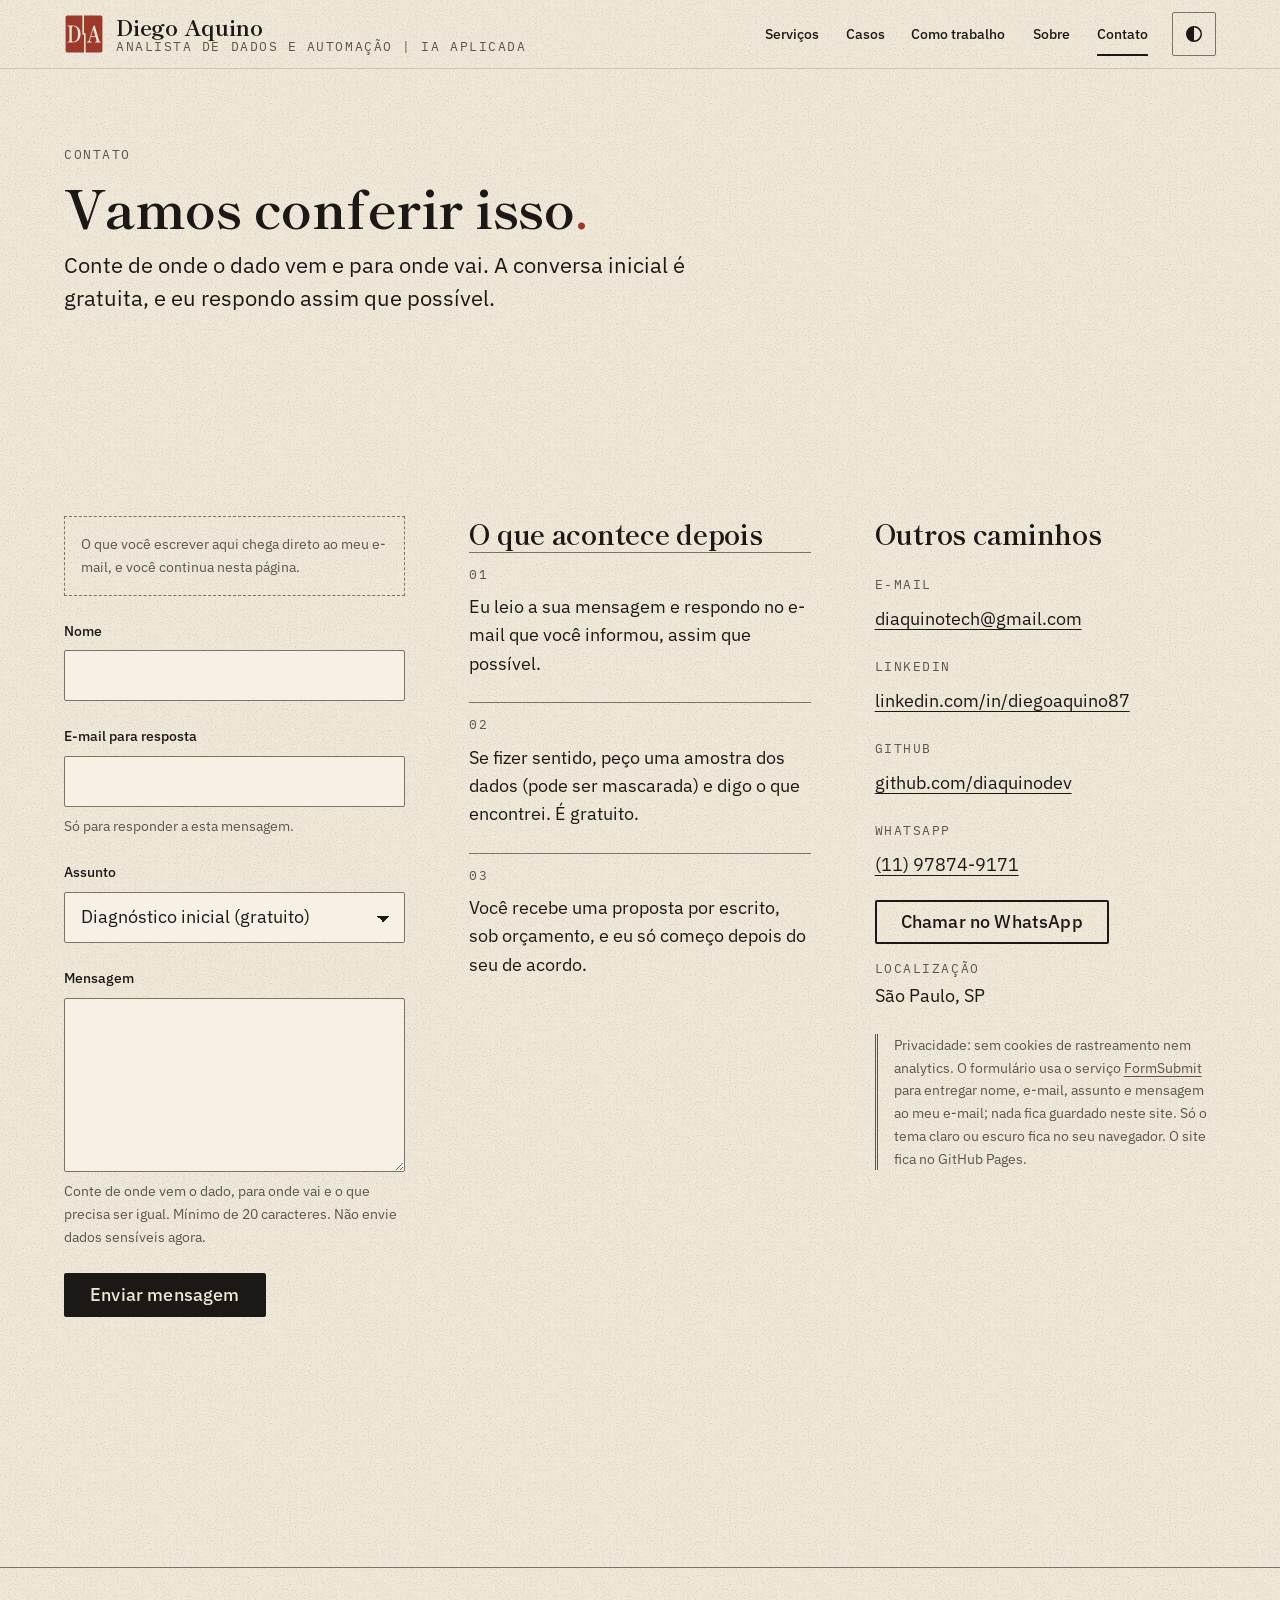
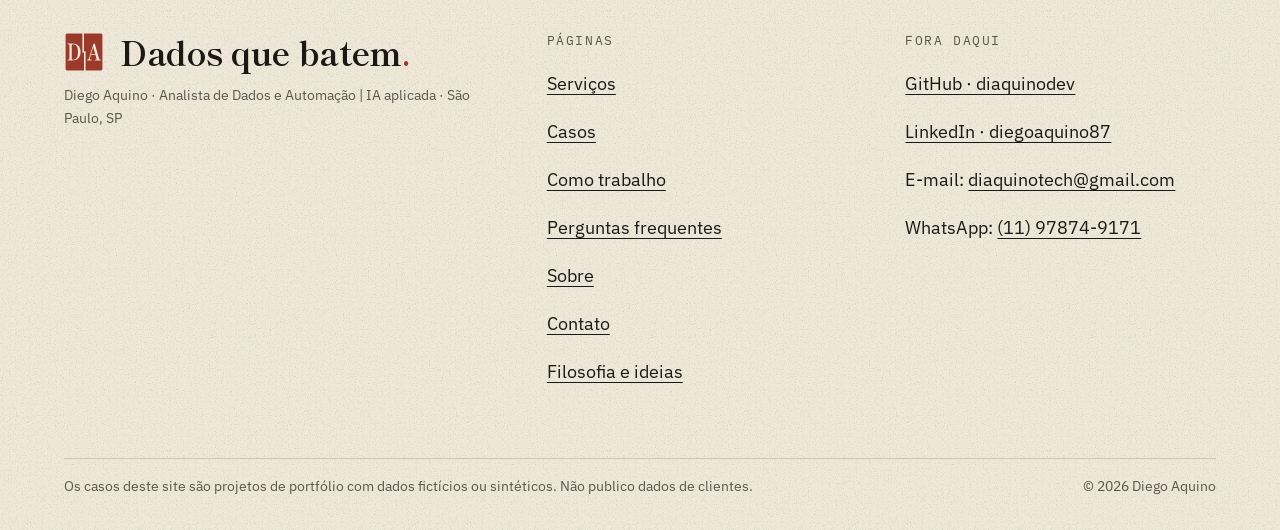
<file: contato.html>
<!doctype html>
<html lang="pt-BR">
<head>
<meta charset="utf-8">
<meta name="viewport" content="width=device-width, initial-scale=1">
<title>Contato · Diego Aquino · Analista de Dados e Automação | IA aplicada</title>
<meta name="description" content="Fale com Diego Aquino, Analista de Dados e Automação | IA aplicada em São Paulo: formulário, e-mail, WhatsApp, LinkedIn e GitHub. A conversa inicial é gratuita.">
<link rel="canonical" href="https://diaquinodev.github.io/contato.html">
<meta name="color-scheme" content="light dark">
<meta name="theme-color" content="#EFE8D8" media="(prefers-color-scheme: light)">
<meta name="theme-color" content="#1B1815" media="(prefers-color-scheme: dark)">
<meta property="og:type" content="website">
<meta property="og:site_name" content="Diego Aquino · Dados que batem.">
<meta property="og:title" content="Contato · Diego Aquino · Analista de Dados e Automação | IA aplicada">
<meta property="og:description" content="Fale com Diego Aquino, Analista de Dados e Automação | IA aplicada em São Paulo: formulário, e-mail, WhatsApp, LinkedIn e GitHub. A conversa inicial é gratuita.">
<meta property="og:url" content="https://diaquinodev.github.io/contato.html">
<meta property="og:locale" content="pt_BR">
<meta property="og:image" content="https://diaquinodev.github.io/assets/og.png">
<meta property="og:image:width" content="1200">
<meta property="og:image:height" content="630">
<meta property="og:image:alt" content="Selo DA e o texto Dados que batem. Diego Aquino, Analista de Dados e Automação | IA aplicada">
<meta name="twitter:card" content="summary_large_image">
<meta name="twitter:image" content="https://diaquinodev.github.io/assets/og.png">
<link rel="icon" href="assets/icones/favicon.svg" type="image/svg+xml">
<link rel="icon" href="assets/icones/favicon_32.png" sizes="32x32" type="image/png">
<link rel="apple-touch-icon" href="assets/icones/apple-touch-icon.png">
<link rel="preload" href="assets/fontes/shippori-mincho-700.woff2" as="font" type="font/woff2" crossorigin>
<link rel="preload" href="assets/fontes/plex-sans-var.woff2" as="font" type="font/woff2" crossorigin>
<link rel="stylesheet" href="css/tokens.css">
<link rel="stylesheet" href="css/base.css">
<link rel="stylesheet" href="css/componentes.css">
<link rel="stylesheet" href="css/site.css">
<link rel="stylesheet" href="css/movimento.css">
<link rel="stylesheet" href="css/imagens.css">
<script src="js/tema.js"></script>
</head>
<body>
<svg xmlns="http://www.w3.org/2000/svg" width="0" height="0" style="position:absolute" aria-hidden="true" focusable="false">
<symbol id="selo-da" viewBox="0 0 100 100"><path fill="currentColor" fill-rule="evenodd" d="M7.48 4.03L6.96 4.14L6.47 4.3L6 4.54L5.56 4.83L5.17 5.17L4.83 5.56L4.54 6L4.3 6.47L4.14 6.96L4.03 7.48L4 8L4 92L4.03 92.52L4.14 93.04L4.3 93.53L4.54 94L4.83 94.44L5.17 94.83L5.56 95.17L6 95.46L6.47 95.7L6.96 95.86L7.48 95.97L8 96L50 96L50 52L46 52L46 4L8 4ZM8.69 70.15L8.73 69.78L8.89 69.55L10.11 69.51L11.01 69.35L11.41 69.22L11.97 68.95L12.6 68.45L12.98 67.91L13.26 67.22L13.44 66.37L13.53 64.98L13.53 34.96L13.44 33.58L13.26 32.72L13.09 32.25L12.87 31.84L12.46 31.36L11.79 30.9L11.01 30.59L10.11 30.44L8.89 30.39L8.77 30.23L8.69 29.88L8.7 29.44L8.79 29.17L8.89 29.09L9.01 29.06L17.81 29L22.66 29.04L25.35 29.16L26.46 29.3L27.57 29.53L29.21 30.02L30.3 30.45L31.39 30.96L33 31.88L34.52 33.01L35.93 34.36L37.23 35.93L38.41 37.72L39.13 39.03L39.45 39.73L40.02 41.19L40.48 42.75L40.68 43.57L40.99 45.28L41.26 48.04L41.3 50.99L41.2 52.88L40.85 55.55L40.48 57.2L40.26 57.99L39.75 59.5L39.13 60.91L38.03 62.84L37.23 64.01L35.93 65.58L34.52 66.93L33.52 67.71L32.47 68.39L30.85 69.25L29.21 69.92L27.57 70.41L25.9 70.72L23.19 70.93L18.8 71L13.07 70.96L8.94 70.88L8.82 70.82L8.75 70.69ZM92 96L92.52 95.97L93.04 95.86L93.53 95.7L94 95.46L94.44 95.17L94.83 94.83L95.17 94.44L95.46 94L95.7 93.53L95.86 93.04L95.97 92.52L96 92L96 8L95.97 7.48L95.86 6.96L95.7 6.47L95.46 6L95.17 5.56L94.83 5.17L94.44 4.83L94 4.54L93.53 4.3L93.04 4.14L92.52 4.03L92 4L50 4L50 48L54 48L54 96ZM92.68 70.33L92.61 70.83L92.54 70.95L92.4 71L77.32 71L77.18 70.97L77.05 70.78L77 70.38L77.04 69.94L77.16 69.71L77.27 69.66L78.13 69.59L79.08 69.44L79.86 69.22L80.34 69.01L80.73 68.75L81.02 68.42L81.22 68.02L81.33 67.55L81.31 66.69L81.07 65.48L78.6 56.85L67.18 56.85L64.87 64.86L64.73 65.77L64.73 66.81L64.8 67.23L65.08 67.97L65.54 68.58L66.19 69.05L67.02 69.39L67.51 69.51L68.04 69.59L69.28 69.66L69.38 69.71L69.47 69.88L69.52 70.24L69.5 70.66L69.41 70.91L69.24 71L57.64 71L57.51 70.97L57.4 70.86L57.34 70.62L57.32 70.24L57.36 69.94L57.45 69.74L57.6 69.66L58.49 69.56L59.12 69.37L59.92 68.95L60.51 68.51L61.07 67.95L61.58 67.27L62.05 66.45L62.47 65.5L62.73 64.79L73.51 30.06L76.54 29L76.82 29.08L77.03 29.31L85.54 59.19L87 64.14L87.72 66.31L88.1 67.22L88.48 67.92L88.88 68.47L89.3 68.9L89.88 69.27L90.54 69.49L91.38 69.61L92.48 69.67L92.63 69.88ZM23.58 69.18L24.68 69.11L25.41 68.98L26.13 68.79L26.86 68.53L27.59 68.2L28.68 67.59L29.39 67.09L30.4 66.12L31.03 65.33L31.93 63.95L32.77 62.32L33.28 61.09L33.72 59.74L34.09 58.26L34.39 56.65L34.7 53.99L34.81 52.06L34.84 50L34.81 47.92L34.7 45.98L34.39 43.31L34.09 41.69L33.72 40.21L33.28 38.85L32.49 37.05L31.64 35.51L31.03 34.61L30.07 33.48L29.39 32.86L28.31 32.13L27.23 31.57L26.5 31.28L25.77 31.05L24.68 30.83L23.25 30.76L22.4 30.8L21.43 30.96L20.85 31.16L20.38 31.44L20.02 31.81L19.75 32.27L19.55 32.85L19.43 33.54L19.39 34.34L19.39 65.61L19.43 66.43L19.61 67.33L19.92 68.03L20.25 68.42L20.68 68.71L21.43 68.99L22.4 69.15ZM78.05 54.78L73.05 37.22L67.78 54.78Z"/></symbol>
<filter id="rugoso" x="-5%" y="-5%" width="110%" height="110%"><feTurbulence type="fractalNoise" baseFrequency="0.9" numOctaves="2" seed="7" result="n"/><feDisplacementMap in="SourceGraphic" in2="n" scale="1.6" xChannelSelector="R" yChannelSelector="G"/></filter>
</svg>
<a class="pular" href="#conteudo">Pular para o conteúdo</a>
<header class="cabecalho">
  <div class="container cabecalho__interno">
    <a class="cabecalho__marca" href="index.html" aria-label="Diego Aquino, Analista de Dados: página inicial">
      <svg class="selo" aria-hidden="true" focusable="false"><use href="#selo-da"/></svg>
      <span class="cabecalho__nome">Diego Aquino<span class="cabecalho__papel">Analista de Dados e Automação | IA aplicada</span></span>
    </a>
    <nav class="nav" aria-label="Principal"><ul><li><a href="servicos.html">Serviços</a></li><li><a href="projetos.html">Casos</a></li><li><a href="como-trabalho.html">Como trabalho</a></li><li><a href="sobre.html">Sobre</a></li><li><a href="contato.html" aria-current="page">Contato</a></li></ul></nav>
    <button class="alternar-tema" type="button" aria-pressed="false"><span class="sr-only">Modo escuro</span><svg viewBox="0 0 20 20" aria-hidden="true" focusable="false"><circle cx="10" cy="10" r="7.25" fill="none" stroke="currentColor" stroke-width="1.5"/><path d="M10 2.75a7.25 7.25 0 0 0 0 14.5z" fill="currentColor"/></svg></button>
  </div>
</header>
<main id="conteudo">
<section class="secao secao--compacta" aria-labelledby="t-pagina">
  <div class="container">
    <div class="cabeca-secao">
      <p class="rotulo">Contato</p>
      <h1 id="t-pagina">Vamos conferir isso<span class="ponto">.</span></h1>
      <p class="lead">Conte de onde o dado vem e para onde vai. A conversa inicial é gratuita, e eu respondo assim que possível.</p>
    </div>
  </div>
</section>
<section class="secao secao--compacta" aria-label="Formulário e outros canais">
  <div class="container grade grade--contato">
    <div class="medida"><form class="formulario" data-formulario data-envio="https://formsubmit.co/ajax/diaquinotech@gmail.com" action="https://formsubmit.co/diaquinotech@gmail.com" method="post" aria-describedby="aviso-form">
  <p class="formulario__aviso" id="aviso-form">O que você escrever aqui chega direto ao meu e-mail, e você continua nesta página.</p>
  <input type="hidden" name="_subject" value="Contato pelo site diaquinodev.github.io">
  <input type="hidden" name="_template" value="table">
  <div class="formulario__mel" aria-hidden="true"><label for="mel">Não preencha este campo</label><input id="mel" type="text" name="_honey" tabindex="-1" autocomplete="off"></div>
  <div class="campo">
    <label class="campo__rotulo" for="nome">Nome <span class="campo__confere" aria-hidden="true"><svg viewBox="0 0 16 16" aria-hidden="true"><path d="M2.5 8.5 6 12l7.5-8" fill="none" stroke="currentColor" stroke-width="2.4" stroke-linecap="square"/></svg>conferido</span></label>
    <input class="entrada" id="nome" name="nome" type="text" autocomplete="name" required aria-describedby="erro-nome">
    <p class="campo__erro" id="erro-nome" aria-live="polite"></p>
  </div>
  <div class="campo">
    <label class="campo__rotulo" for="email">E-mail para resposta <span class="campo__confere" aria-hidden="true"><svg viewBox="0 0 16 16" aria-hidden="true"><path d="M2.5 8.5 6 12l7.5-8" fill="none" stroke="currentColor" stroke-width="2.4" stroke-linecap="square"/></svg>conferido</span></label>
    <input class="entrada" id="email" name="email" type="email" autocomplete="email" required aria-describedby="ajuda-email erro-email">
    <p class="campo__ajuda" id="ajuda-email">Só para responder a esta mensagem.</p>
    <p class="campo__erro" id="erro-email" aria-live="polite"></p>
  </div>
  <div class="campo">
    <label class="campo__rotulo" for="assunto">Assunto</label>
    <select class="selecao" id="assunto" name="assunto"><option value="diagnostico">Diagnóstico inicial (gratuito)</option><option value="conciliacao">Conferência de números</option><option value="pipelines">Integração de dados</option><option value="dashboards">Painéis em Power BI</option><option value="automacao">Rotinas automáticas</option><option value="geral">Outro assunto</option></select>
  </div>
  <div class="campo">
    <label class="campo__rotulo" for="mensagem">Mensagem <span class="campo__confere" aria-hidden="true"><svg viewBox="0 0 16 16" aria-hidden="true"><path d="M2.5 8.5 6 12l7.5-8" fill="none" stroke="currentColor" stroke-width="2.4" stroke-linecap="square"/></svg>conferido</span></label>
    <textarea class="area" id="mensagem" name="mensagem" rows="6" minlength="20" required aria-describedby="ajuda-msg erro-mensagem"></textarea>
    <p class="campo__ajuda" id="ajuda-msg">Conte de onde vem o dado, para onde vai e o que precisa ser igual. Mínimo de 20 caracteres. Não envie dados sensíveis agora.</p>
    <p class="campo__erro" id="erro-mensagem" aria-live="polite"></p>
  </div>
  <div class="cluster"><button class="botao botao--primario botao--sem-seta" type="submit" data-enviar>Enviar mensagem</button></div>
  <p class="formulario__status" id="status-form" role="status" aria-live="polite"></p>
  <div class="formulario__erro" id="falha" tabindex="-1" hidden>
    <p class="titulo titulo--lg">A mensagem não foi enviada<span class="ponto">.</span></p>
    <p>O envio falhou agora, mas o que você escreveu continua no formulário. Tente de novo em instantes ou fale comigo direto:</p>
    <div class="cluster"><a class="botao botao--secundario botao--sem-seta" href="mailto:diaquinotech@gmail.com?subject=Contato%20pelo%20site">E-mail: diaquinotech@gmail.com</a><a class="botao botao--secundario botao--sem-seta" href="https://wa.me/5511978749171?text=Ol%C3%A1%2C%20Diego%21%20Vi%20o%20seu%20site%20e%20quero%20conversar%20sobre%20um%20problema%20com%20dados." rel="noopener" target="_blank">Chamar no WhatsApp</a></div>
  </div>
</form>
<div class="formulario__sucesso" id="sucesso" tabindex="-1" hidden role="status">
  <span class="conferido conferido--entra"><svg class="conferido__marca" viewBox="0 0 16 16" aria-hidden="true" focusable="false"><path d="M2.5 8.5 6 12l7.5-8" fill="none" stroke="currentColor" stroke-width="2.4" stroke-linecap="square"/></svg>conferido</span>
  <p class="titulo titulo--lg">Mensagem enviada<span class="ponto">.</span></p>
  <p>Ela chegou ao meu e-mail. Respondo no endereço que você informou, assim que possível.</p>
  <button class="botao botao--secundario botao--sem-seta" type="button" id="novo">Escrever outra mensagem</button>
</div></div>
    <aside class="pilha" aria-labelledby="t-depois">
      <h2 id="t-depois" class="titulo--lg">O que acontece depois</h2>
      <ol class="passos">
        <li>Eu leio a sua mensagem e respondo no e-mail que você informou, assim que possível.</li>
        <li>Se fizer sentido, peço uma amostra dos dados (pode ser mascarada) e digo o que encontrei. É gratuito.</li>
        <li>Você recebe uma proposta por escrito, sob orçamento, e eu só começo depois do seu de acordo.</li>
      </ol>
    </aside>
    <aside class="pilha" aria-labelledby="t-canais">
      <h2 id="t-canais" class="titulo--lg">Outros caminhos</h2>
      <ul class="sem-lista canais">
        <li><span class="rotulo">E-mail</span><a href="mailto:diaquinotech@gmail.com">diaquinotech@gmail.com</a></li>
        <li><span class="rotulo">LinkedIn</span><a href="https://linkedin.com/in/diegoaquino87" rel="me noopener">linkedin.com/in/diegoaquino87</a></li>
        <li><span class="rotulo">GitHub</span><a href="https://github.com/diaquinodev" rel="me noopener">github.com/diaquinodev</a></li>
        <li><span class="rotulo">WhatsApp</span><span class="botao-pendente"><a href="https://wa.me/5511978749171?text=Ol%C3%A1%2C%20Diego%21%20Vi%20o%20seu%20site%20e%20quero%20conversar%20sobre%20um%20problema%20com%20dados." rel="noopener" target="_blank">(11) 97874-9171</a><a class="botao botao--secundario botao--sem-seta" href="https://wa.me/5511978749171?text=Ol%C3%A1%2C%20Diego%21%20Vi%20o%20seu%20site%20e%20quero%20conversar%20sobre%20um%20problema%20com%20dados." rel="noopener" target="_blank">Chamar no WhatsApp</a></span></li>
        <li><span class="rotulo">Localização</span>São Paulo, SP</li>
      </ul>
      <p class="nota-honesta">Privacidade: sem cookies de rastreamento nem analytics. O formulário usa o serviço <a href="https://formsubmit.co/privacy.pdf" rel="noopener">FormSubmit</a> para entregar nome, e-mail, assunto e mensagem ao meu e-mail; nada fica guardado neste site. Só o tema claro ou escuro fica no seu navegador. O site fica no GitHub Pages.</p>
    </aside>
  </div>
</section>
</main>
<footer class="rodape">
  <div class="container">
    <div class="rodape__grade">
      <div class="pilha pilha--sm">
        <div class="rodape__marca"><svg class="selo" aria-hidden="true" focusable="false"><use href="#selo-da"/></svg><p class="rodape__assina">Dados que batem<span class="ponto">.</span></p></div>
        <p class="texto-2 miudo">Diego Aquino · Analista de Dados e Automação | IA aplicada · São Paulo, SP</p>
      </div>
      <nav aria-label="Rodapé: páginas">
        <h2>Páginas</h2>
        <ul>
          <li><a href="servicos.html">Serviços</a></li>
          <li><a href="projetos.html">Casos</a></li>
          <li><a href="como-trabalho.html">Como trabalho</a></li>
          <li><a href="como-trabalho.html#faq">Perguntas frequentes</a></li>
          <li><a href="sobre.html">Sobre</a></li>
          <li><a href="contato.html">Contato</a></li>
          <li><a href="filosofia.html">Filosofia e ideias</a></li>
        </ul>
      </nav>
      <div>
        <h2>Fora daqui</h2>
        <ul>
          <li><a href="https://github.com/diaquinodev" rel="me noopener">GitHub · diaquinodev</a></li>
          <li><a href="https://linkedin.com/in/diegoaquino87" rel="me noopener">LinkedIn · diegoaquino87</a></li>
          <li>E-mail: <a href="mailto:diaquinotech@gmail.com">diaquinotech@gmail.com</a></li>
          <li>WhatsApp: <a href="https://wa.me/5511978749171?text=Ol%C3%A1%2C%20Diego%21%20Vi%20o%20seu%20site%20e%20quero%20conversar%20sobre%20um%20problema%20com%20dados." rel="noopener" target="_blank">(11) 97874-9171</a></li>
        </ul>
      </div>
    </div>
    <div class="rodape__fim">
      <p>Os casos deste site são projetos de portfólio com dados fictícios ou sintéticos. Não publico dados de clientes.</p>
      <p>© 2026 Diego Aquino</p>
    </div>
  </div>
</footer>
<script src="js/formulario.js" defer></script>
<script src="js/movimento.js" defer></script>
</body>
</html>
</file>
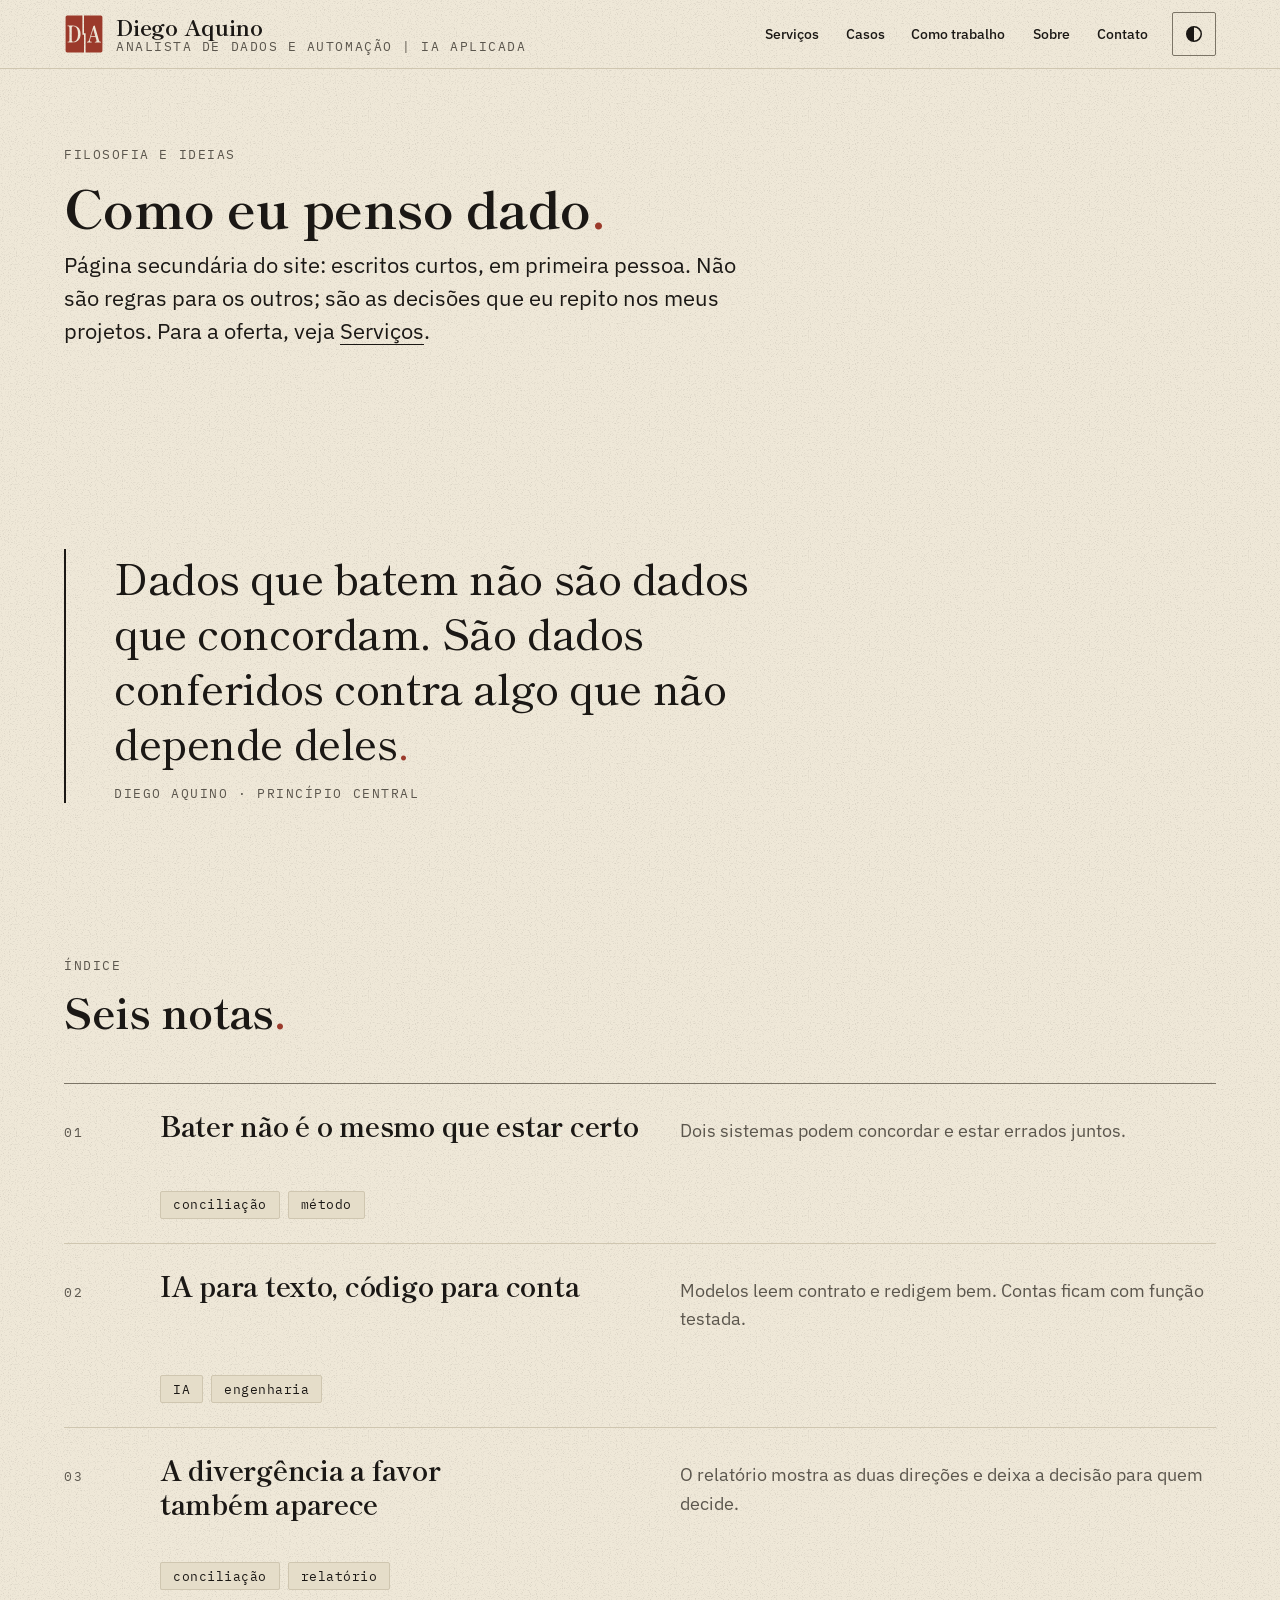
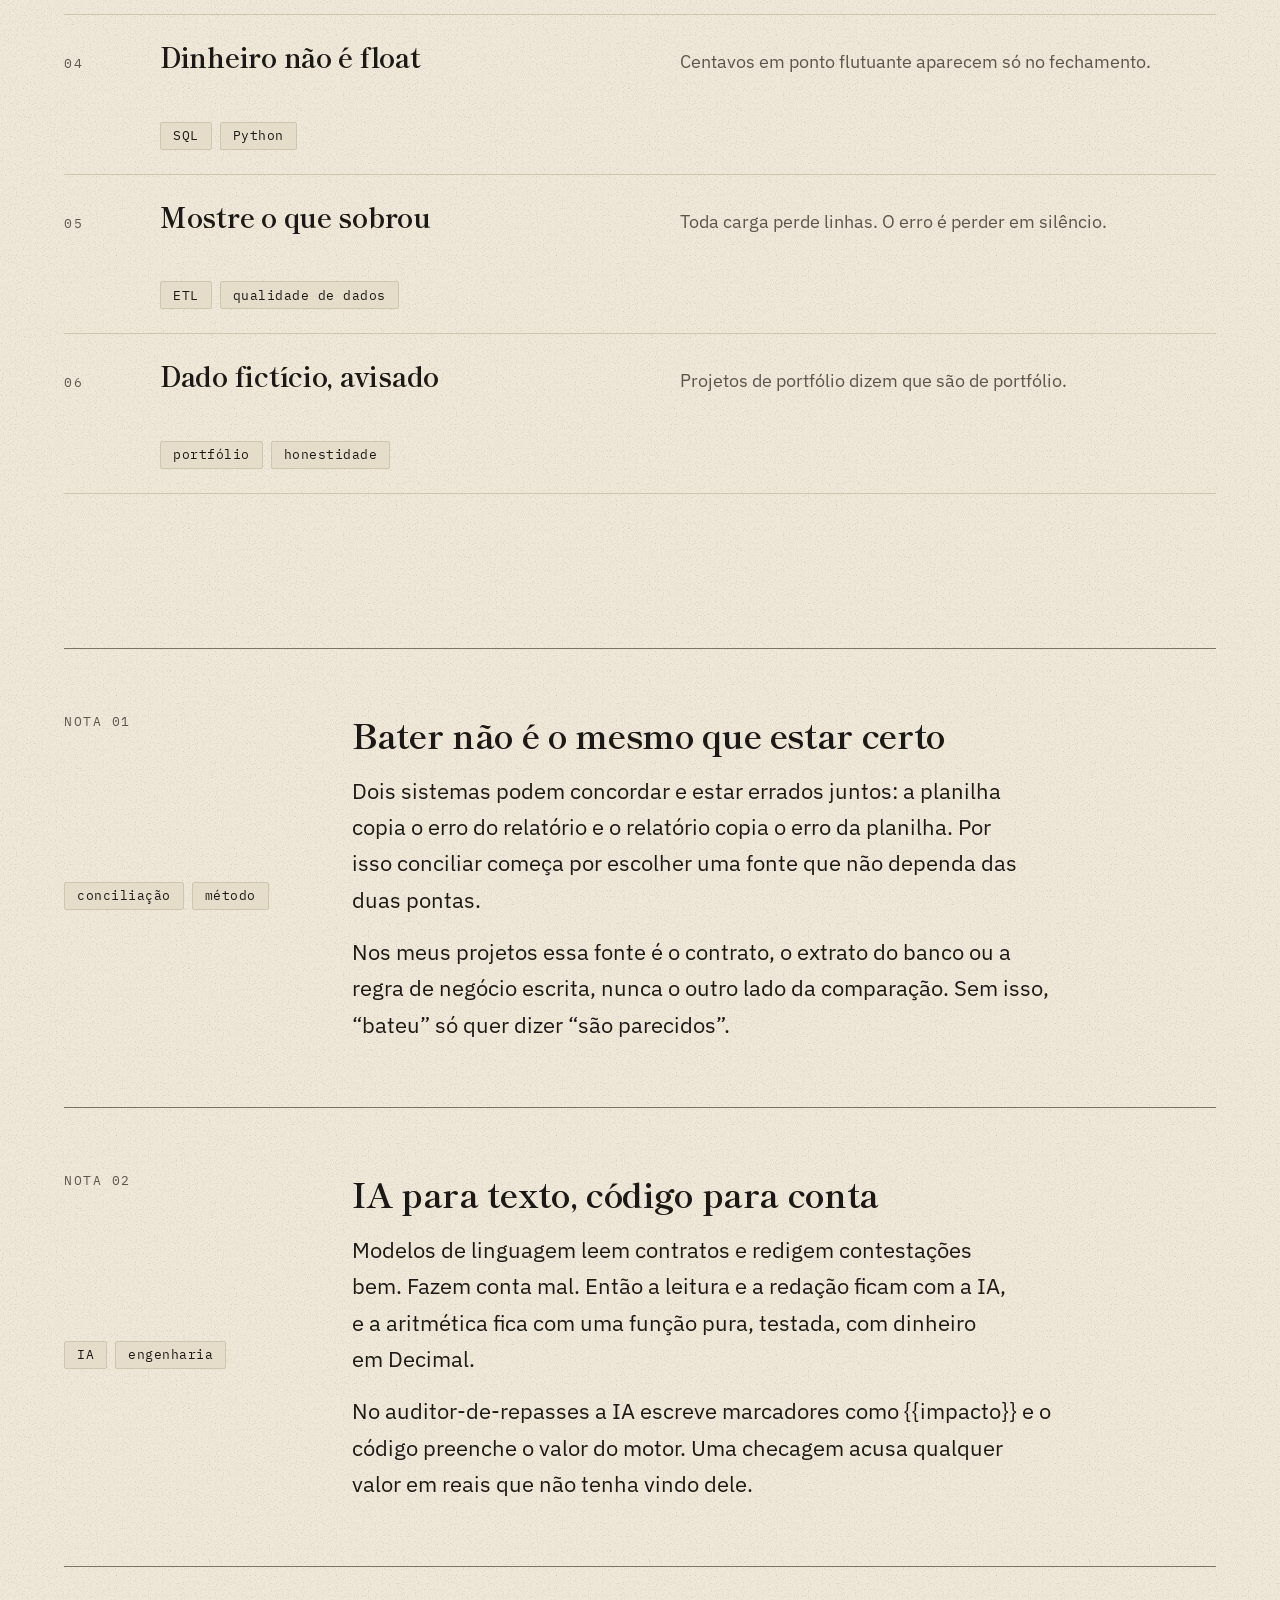
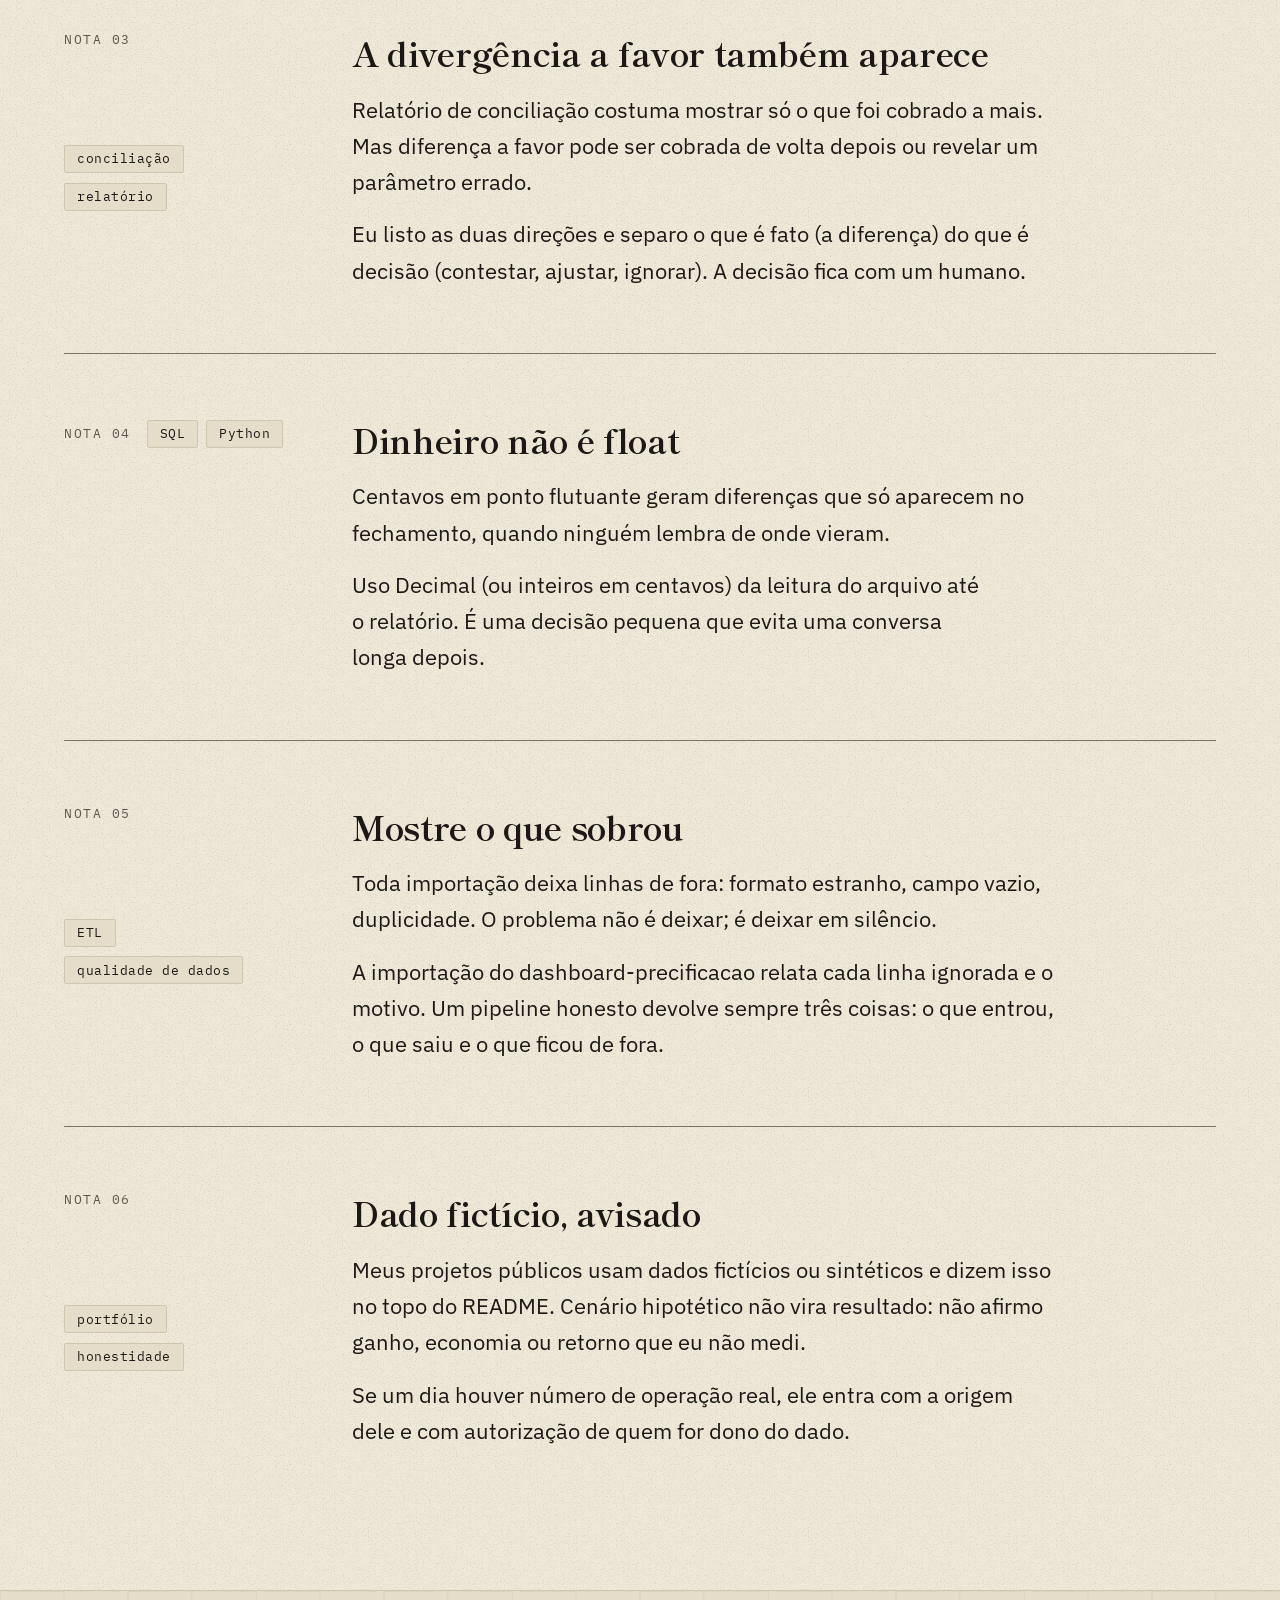
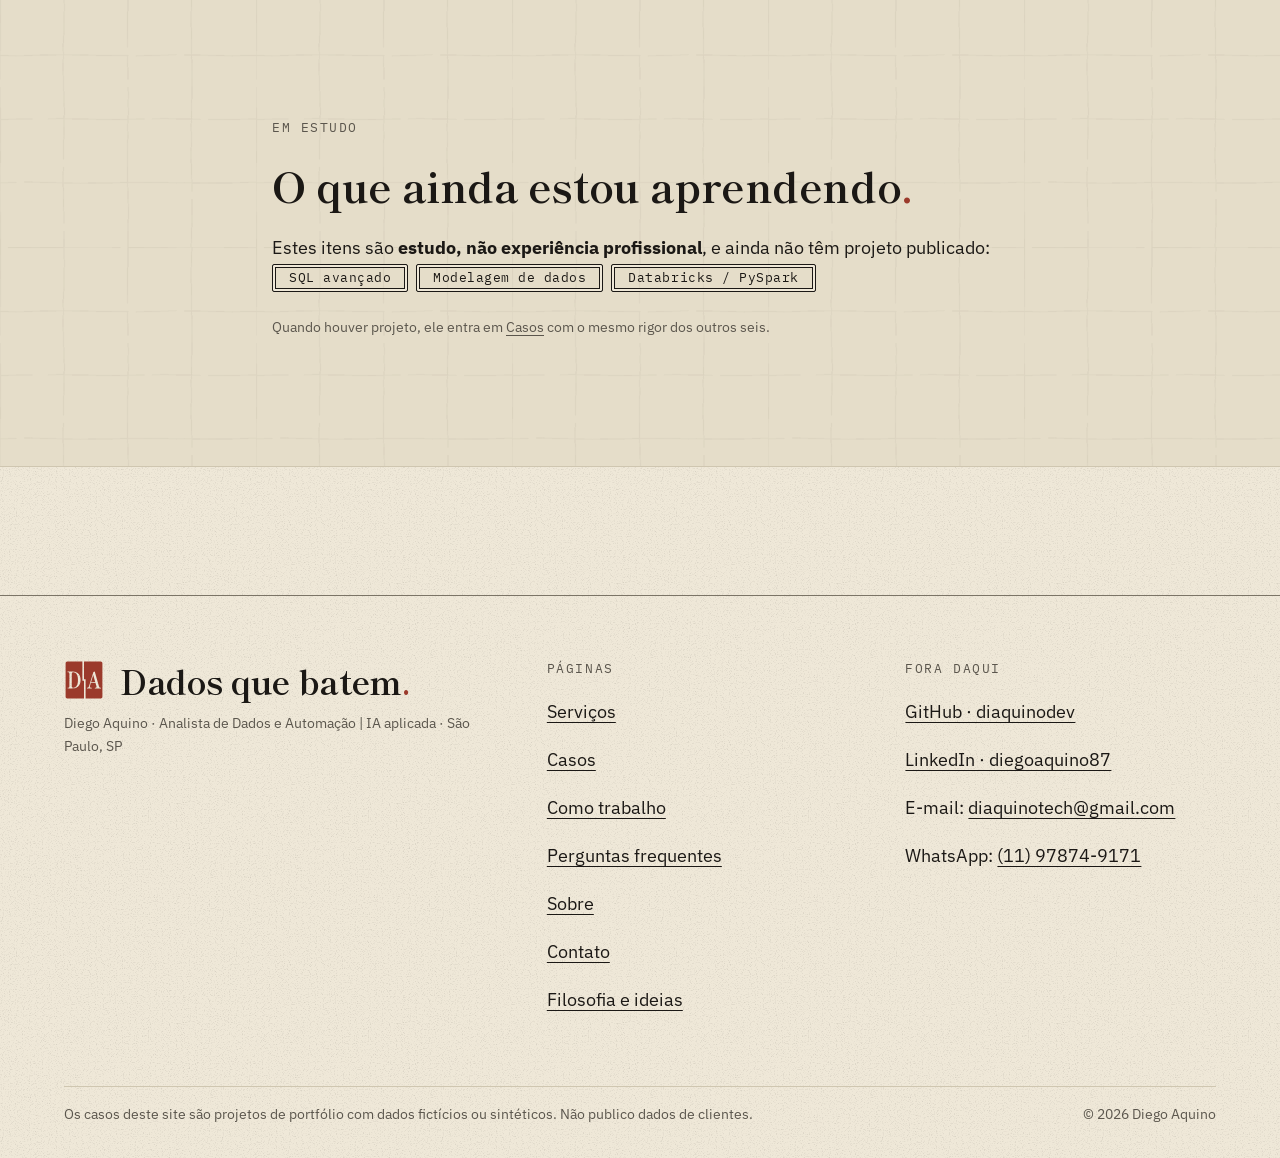
<file: filosofia.html>
<!doctype html>
<html lang="pt-BR">
<head>
<meta charset="utf-8">
<meta name="viewport" content="width=device-width, initial-scale=1">
<title>Filosofia e ideias · Diego Aquino · Dados e BI</title>
<meta name="description" content="Seis notas curtas, em primeira pessoa, sobre como eu penso conciliação, IA, dinheiro em código e honestidade com dados.">
<link rel="canonical" href="https://diaquinodev.github.io/filosofia.html">
<meta name="color-scheme" content="light dark">
<meta name="theme-color" content="#EFE8D8" media="(prefers-color-scheme: light)">
<meta name="theme-color" content="#1B1815" media="(prefers-color-scheme: dark)">
<meta property="og:type" content="website">
<meta property="og:site_name" content="Diego Aquino · Dados que batem.">
<meta property="og:title" content="Filosofia e ideias · Diego Aquino · Dados e BI">
<meta property="og:description" content="Seis notas curtas, em primeira pessoa, sobre como eu penso conciliação, IA, dinheiro em código e honestidade com dados.">
<meta property="og:url" content="https://diaquinodev.github.io/filosofia.html">
<meta property="og:locale" content="pt_BR">
<meta property="og:image" content="https://diaquinodev.github.io/assets/og.png">
<meta property="og:image:width" content="1200">
<meta property="og:image:height" content="630">
<meta property="og:image:alt" content="Selo DA e o texto Dados que batem. Diego Aquino, Analista de Dados e Automação | IA aplicada">
<meta name="twitter:card" content="summary_large_image">
<meta name="twitter:image" content="https://diaquinodev.github.io/assets/og.png">
<link rel="icon" href="assets/icones/favicon.svg" type="image/svg+xml">
<link rel="icon" href="assets/icones/favicon_32.png" sizes="32x32" type="image/png">
<link rel="apple-touch-icon" href="assets/icones/apple-touch-icon.png">
<link rel="preload" href="assets/fontes/shippori-mincho-700.woff2" as="font" type="font/woff2" crossorigin>
<link rel="preload" href="assets/fontes/plex-sans-var.woff2" as="font" type="font/woff2" crossorigin>
<link rel="stylesheet" href="css/tokens.css">
<link rel="stylesheet" href="css/base.css">
<link rel="stylesheet" href="css/componentes.css">
<link rel="stylesheet" href="css/site.css">
<link rel="stylesheet" href="css/movimento.css">
<link rel="stylesheet" href="css/imagens.css">
<script src="js/tema.js"></script>
</head>
<body>
<svg xmlns="http://www.w3.org/2000/svg" width="0" height="0" style="position:absolute" aria-hidden="true" focusable="false">
<symbol id="selo-da" viewBox="0 0 100 100"><path fill="currentColor" fill-rule="evenodd" d="M7.48 4.03L6.96 4.14L6.47 4.3L6 4.54L5.56 4.83L5.17 5.17L4.83 5.56L4.54 6L4.3 6.47L4.14 6.96L4.03 7.48L4 8L4 92L4.03 92.52L4.14 93.04L4.3 93.53L4.54 94L4.83 94.44L5.17 94.83L5.56 95.17L6 95.46L6.47 95.7L6.96 95.86L7.48 95.97L8 96L50 96L50 52L46 52L46 4L8 4ZM8.69 70.15L8.73 69.78L8.89 69.55L10.11 69.51L11.01 69.35L11.41 69.22L11.97 68.95L12.6 68.45L12.98 67.91L13.26 67.22L13.44 66.37L13.53 64.98L13.53 34.96L13.44 33.58L13.26 32.72L13.09 32.25L12.87 31.84L12.46 31.36L11.79 30.9L11.01 30.59L10.11 30.44L8.89 30.39L8.77 30.23L8.69 29.88L8.7 29.44L8.79 29.17L8.89 29.09L9.01 29.06L17.81 29L22.66 29.04L25.35 29.16L26.46 29.3L27.57 29.53L29.21 30.02L30.3 30.45L31.39 30.96L33 31.88L34.52 33.01L35.93 34.36L37.23 35.93L38.41 37.72L39.13 39.03L39.45 39.73L40.02 41.19L40.48 42.75L40.68 43.57L40.99 45.28L41.26 48.04L41.3 50.99L41.2 52.88L40.85 55.55L40.48 57.2L40.26 57.99L39.75 59.5L39.13 60.91L38.03 62.84L37.23 64.01L35.93 65.58L34.52 66.93L33.52 67.71L32.47 68.39L30.85 69.25L29.21 69.92L27.57 70.41L25.9 70.72L23.19 70.93L18.8 71L13.07 70.96L8.94 70.88L8.82 70.82L8.75 70.69ZM92 96L92.52 95.97L93.04 95.86L93.53 95.7L94 95.46L94.44 95.17L94.83 94.83L95.17 94.44L95.46 94L95.7 93.53L95.86 93.04L95.97 92.52L96 92L96 8L95.97 7.48L95.86 6.96L95.7 6.47L95.46 6L95.17 5.56L94.83 5.17L94.44 4.83L94 4.54L93.53 4.3L93.04 4.14L92.52 4.03L92 4L50 4L50 48L54 48L54 96ZM92.68 70.33L92.61 70.83L92.54 70.95L92.4 71L77.32 71L77.18 70.97L77.05 70.78L77 70.38L77.04 69.94L77.16 69.71L77.27 69.66L78.13 69.59L79.08 69.44L79.86 69.22L80.34 69.01L80.73 68.75L81.02 68.42L81.22 68.02L81.33 67.55L81.31 66.69L81.07 65.48L78.6 56.85L67.18 56.85L64.87 64.86L64.73 65.77L64.73 66.81L64.8 67.23L65.08 67.97L65.54 68.58L66.19 69.05L67.02 69.39L67.51 69.51L68.04 69.59L69.28 69.66L69.38 69.71L69.47 69.88L69.52 70.24L69.5 70.66L69.41 70.91L69.24 71L57.64 71L57.51 70.97L57.4 70.86L57.34 70.62L57.32 70.24L57.36 69.94L57.45 69.74L57.6 69.66L58.49 69.56L59.12 69.37L59.92 68.95L60.51 68.51L61.07 67.95L61.58 67.27L62.05 66.45L62.47 65.5L62.73 64.79L73.51 30.06L76.54 29L76.82 29.08L77.03 29.31L85.54 59.19L87 64.14L87.72 66.31L88.1 67.22L88.48 67.92L88.88 68.47L89.3 68.9L89.88 69.27L90.54 69.49L91.38 69.61L92.48 69.67L92.63 69.88ZM23.58 69.18L24.68 69.11L25.41 68.98L26.13 68.79L26.86 68.53L27.59 68.2L28.68 67.59L29.39 67.09L30.4 66.12L31.03 65.33L31.93 63.95L32.77 62.32L33.28 61.09L33.72 59.74L34.09 58.26L34.39 56.65L34.7 53.99L34.81 52.06L34.84 50L34.81 47.92L34.7 45.98L34.39 43.31L34.09 41.69L33.72 40.21L33.28 38.85L32.49 37.05L31.64 35.51L31.03 34.61L30.07 33.48L29.39 32.86L28.31 32.13L27.23 31.57L26.5 31.28L25.77 31.05L24.68 30.83L23.25 30.76L22.4 30.8L21.43 30.96L20.85 31.16L20.38 31.44L20.02 31.81L19.75 32.27L19.55 32.85L19.43 33.54L19.39 34.34L19.39 65.61L19.43 66.43L19.61 67.33L19.92 68.03L20.25 68.42L20.68 68.71L21.43 68.99L22.4 69.15ZM78.05 54.78L73.05 37.22L67.78 54.78Z"/></symbol>
<filter id="rugoso" x="-5%" y="-5%" width="110%" height="110%"><feTurbulence type="fractalNoise" baseFrequency="0.9" numOctaves="2" seed="7" result="n"/><feDisplacementMap in="SourceGraphic" in2="n" scale="1.6" xChannelSelector="R" yChannelSelector="G"/></filter>
</svg>
<a class="pular" href="#conteudo">Pular para o conteúdo</a>
<header class="cabecalho">
  <div class="container cabecalho__interno">
    <a class="cabecalho__marca" href="index.html" aria-label="Diego Aquino, Analista de Dados: página inicial">
      <svg class="selo" aria-hidden="true" focusable="false"><use href="#selo-da"/></svg>
      <span class="cabecalho__nome">Diego Aquino<span class="cabecalho__papel">Analista de Dados e Automação | IA aplicada</span></span>
    </a>
    <nav class="nav" aria-label="Principal"><ul><li><a href="servicos.html">Serviços</a></li><li><a href="projetos.html">Casos</a></li><li><a href="como-trabalho.html">Como trabalho</a></li><li><a href="sobre.html">Sobre</a></li><li><a href="contato.html">Contato</a></li></ul></nav>
    <button class="alternar-tema" type="button" aria-pressed="false"><span class="sr-only">Modo escuro</span><svg viewBox="0 0 20 20" aria-hidden="true" focusable="false"><circle cx="10" cy="10" r="7.25" fill="none" stroke="currentColor" stroke-width="1.5"/><path d="M10 2.75a7.25 7.25 0 0 0 0 14.5z" fill="currentColor"/></svg></button>
  </div>
</header>
<main id="conteudo">

<section class="secao secao--compacta" aria-labelledby="t-pagina">
  <div class="container">
    <div class="cabeca-secao">
      <p class="rotulo">Filosofia e ideias</p>
      <h1 id="t-pagina">Como eu penso dado<span class="ponto">.</span></h1>
      <p class="lead">Página secundária do site: escritos curtos, em primeira pessoa. Não são regras para os outros; são as decisões que eu repito nos meus projetos. Para a oferta, veja <a href="servicos.html">Serviços</a>.</p>
    </div>
  </div>
</section>
<section class="secao secao--compacta" aria-label="Princípio central">
  <div class="container"><figure class="citacao citacao--grande">
  <blockquote><p>Dados que batem não são dados que concordam. São dados conferidos contra algo que não depende deles<span class="ponto">.</span></p></blockquote>
  <figcaption class="rotulo">Diego Aquino · princípio central</figcaption>
</figure></div>
</section>
<section class="secao secao--compacta" aria-labelledby="t-indice">
  <div class="container">
    <div class="cabeca-secao"><p class="rotulo">Índice</p><h2 id="t-indice">Seis notas<span class="ponto">.</span></h2></div>
    <ol class="lista-notas" role="list">
  <li class="nota"><a class="nota__link" href="filosofia.html#nota-01"><span class="nota__n">01</span><span class="nota__titulo">Bater não é o mesmo que estar certo</span><span class="nota__resumo">Dois sistemas podem concordar e estar errados juntos.</span><span class="nota__meta"><ul class="tags" role="list"><li><span class="tag tag--cheia">conciliação</span></li><li><span class="tag tag--cheia">método</span></li></ul></span></a></li>
  <li class="nota"><a class="nota__link" href="filosofia.html#nota-02"><span class="nota__n">02</span><span class="nota__titulo">IA para texto, código para conta</span><span class="nota__resumo">Modelos leem contrato e redigem bem. Contas ficam com função testada.</span><span class="nota__meta"><ul class="tags" role="list"><li><span class="tag tag--cheia">IA</span></li><li><span class="tag tag--cheia">engenharia</span></li></ul></span></a></li>
  <li class="nota"><a class="nota__link" href="filosofia.html#nota-03"><span class="nota__n">03</span><span class="nota__titulo">A divergência a favor também aparece</span><span class="nota__resumo">O relatório mostra as duas direções e deixa a decisão para quem decide.</span><span class="nota__meta"><ul class="tags" role="list"><li><span class="tag tag--cheia">conciliação</span></li><li><span class="tag tag--cheia">relatório</span></li></ul></span></a></li>
  <li class="nota"><a class="nota__link" href="filosofia.html#nota-04"><span class="nota__n">04</span><span class="nota__titulo">Dinheiro não é float</span><span class="nota__resumo">Centavos em ponto flutuante aparecem só no fechamento.</span><span class="nota__meta"><ul class="tags" role="list"><li><span class="tag tag--cheia">SQL</span></li><li><span class="tag tag--cheia">Python</span></li></ul></span></a></li>
  <li class="nota"><a class="nota__link" href="filosofia.html#nota-05"><span class="nota__n">05</span><span class="nota__titulo">Mostre o que sobrou</span><span class="nota__resumo">Toda carga perde linhas. O erro é perder em silêncio.</span><span class="nota__meta"><ul class="tags" role="list"><li><span class="tag tag--cheia">ETL</span></li><li><span class="tag tag--cheia">qualidade de dados</span></li></ul></span></a></li>
  <li class="nota"><a class="nota__link" href="filosofia.html#nota-06"><span class="nota__n">06</span><span class="nota__titulo">Dado fictício, avisado</span><span class="nota__resumo">Projetos de portfólio dizem que são de portfólio.</span><span class="nota__meta"><ul class="tags" role="list"><li><span class="tag tag--cheia">portfólio</span></li><li><span class="tag tag--cheia">honestidade</span></li></ul></span></a></li>
</ol>
  </div>
</section>
<section class="secao secao--compacta" aria-labelledby="t-notas-texto">
  <div class="container">
    <h2 class="sr-only" id="t-notas-texto">Notas completas</h2>
<article class="nota-texto" id="nota-01" aria-labelledby="h-nota-01">
  <div class="nota-texto__cabeca"><span class="rotulo">Nota 01</span><ul class="tags" role="list"><li><span class="tag tag--cheia">conciliação</span></li><li><span class="tag tag--cheia">método</span></li></ul></div>
  <div class="nota-texto__corpo"><h3 id="h-nota-01" class="titulo--xl">Bater não é o mesmo que estar certo</h3><p>Dois sistemas podem concordar e estar errados juntos: a planilha copia o erro do relatório e o relatório copia o erro da planilha. Por isso conciliar começa por escolher uma fonte que não dependa das duas pontas.</p><p>Nos meus projetos essa fonte é o contrato, o extrato do banco ou a regra de negócio escrita, nunca o outro lado da comparação. Sem isso, “bateu” só quer dizer “são parecidos”.</p></div>
</article>
<article class="nota-texto" id="nota-02" aria-labelledby="h-nota-02">
  <div class="nota-texto__cabeca"><span class="rotulo">Nota 02</span><ul class="tags" role="list"><li><span class="tag tag--cheia">IA</span></li><li><span class="tag tag--cheia">engenharia</span></li></ul></div>
  <div class="nota-texto__corpo"><h3 id="h-nota-02" class="titulo--xl">IA para texto, código para conta</h3><p>Modelos de linguagem leem contratos e redigem contestações bem. Fazem conta mal. Então a leitura e a redação ficam com a IA, e a aritmética fica com uma função pura, testada, com dinheiro em Decimal.</p><p>No auditor-de-repasses a IA escreve marcadores como {{impacto}} e o código preenche o valor do motor. Uma checagem acusa qualquer valor em reais que não tenha vindo dele.</p></div>
</article>
<article class="nota-texto" id="nota-03" aria-labelledby="h-nota-03">
  <div class="nota-texto__cabeca"><span class="rotulo">Nota 03</span><ul class="tags" role="list"><li><span class="tag tag--cheia">conciliação</span></li><li><span class="tag tag--cheia">relatório</span></li></ul></div>
  <div class="nota-texto__corpo"><h3 id="h-nota-03" class="titulo--xl">A divergência a favor também aparece</h3><p>Relatório de conciliação costuma mostrar só o que foi cobrado a mais. Mas diferença a favor pode ser cobrada de volta depois ou revelar um parâmetro errado.</p><p>Eu listo as duas direções e separo o que é fato (a diferença) do que é decisão (contestar, ajustar, ignorar). A decisão fica com um humano.</p></div>
</article>
<article class="nota-texto" id="nota-04" aria-labelledby="h-nota-04">
  <div class="nota-texto__cabeca"><span class="rotulo">Nota 04</span><ul class="tags" role="list"><li><span class="tag tag--cheia">SQL</span></li><li><span class="tag tag--cheia">Python</span></li></ul></div>
  <div class="nota-texto__corpo"><h3 id="h-nota-04" class="titulo--xl">Dinheiro não é float</h3><p>Centavos em ponto flutuante geram diferenças que só aparecem no fechamento, quando ninguém lembra de onde vieram.</p><p>Uso Decimal (ou inteiros em centavos) da leitura do arquivo até o relatório. É uma decisão pequena que evita uma conversa longa depois.</p></div>
</article>
<article class="nota-texto" id="nota-05" aria-labelledby="h-nota-05">
  <div class="nota-texto__cabeca"><span class="rotulo">Nota 05</span><ul class="tags" role="list"><li><span class="tag tag--cheia">ETL</span></li><li><span class="tag tag--cheia">qualidade de dados</span></li></ul></div>
  <div class="nota-texto__corpo"><h3 id="h-nota-05" class="titulo--xl">Mostre o que sobrou</h3><p>Toda importação deixa linhas de fora: formato estranho, campo vazio, duplicidade. O problema não é deixar; é deixar em silêncio.</p><p>A importação do dashboard-precificacao relata cada linha ignorada e o motivo. Um pipeline honesto devolve sempre três coisas: o que entrou, o que saiu e o que ficou de fora.</p></div>
</article>
<article class="nota-texto" id="nota-06" aria-labelledby="h-nota-06">
  <div class="nota-texto__cabeca"><span class="rotulo">Nota 06</span><ul class="tags" role="list"><li><span class="tag tag--cheia">portfólio</span></li><li><span class="tag tag--cheia">honestidade</span></li></ul></div>
  <div class="nota-texto__corpo"><h3 id="h-nota-06" class="titulo--xl">Dado fictício, avisado</h3><p>Meus projetos públicos usam dados fictícios ou sintéticos e dizem isso no topo do README. Cenário hipotético não vira resultado: não afirmo ganho, economia ou retorno que eu não medi.</p><p>Se um dia houver número de operação real, ele entra com a origem dele e com autorização de quem for dono do dado.</p></div>
</article>
  </div>
</section>
<section class="secao secao--baixa" aria-labelledby="t-estudo">
  <div class="container container--estreito pilha">
    <p class="rotulo">Em estudo</p>
    <h2 id="t-estudo">O que ainda estou aprendendo<span class="ponto">.</span></h2>
    <p>Estes itens são <strong>estudo, não experiência profissional</strong>, e ainda não têm projeto publicado:</p>
    <ul class="tags" role="list"><li><span class="tag tag--duplo">SQL avançado</span></li><li><span class="tag tag--duplo">Modelagem de dados</span></li><li><span class="tag tag--duplo">Databricks / PySpark</span></li></ul>
    <p class="texto-2 miudo">Quando houver projeto, ele entra em <a href="projetos.html">Casos</a> com o mesmo rigor dos outros seis.</p>
  </div>
</section>

</main>
<footer class="rodape">
  <div class="container">
    <div class="rodape__grade">
      <div class="pilha pilha--sm">
        <div class="rodape__marca"><svg class="selo" aria-hidden="true" focusable="false"><use href="#selo-da"/></svg><p class="rodape__assina">Dados que batem<span class="ponto">.</span></p></div>
        <p class="texto-2 miudo">Diego Aquino · Analista de Dados e Automação | IA aplicada · São Paulo, SP</p>
      </div>
      <nav aria-label="Rodapé: páginas">
        <h2>Páginas</h2>
        <ul>
          <li><a href="servicos.html">Serviços</a></li>
          <li><a href="projetos.html">Casos</a></li>
          <li><a href="como-trabalho.html">Como trabalho</a></li>
          <li><a href="como-trabalho.html#faq">Perguntas frequentes</a></li>
          <li><a href="sobre.html">Sobre</a></li>
          <li><a href="contato.html">Contato</a></li>
          <li><a href="filosofia.html">Filosofia e ideias</a></li>
        </ul>
      </nav>
      <div>
        <h2>Fora daqui</h2>
        <ul>
          <li><a href="https://github.com/diaquinodev" rel="me noopener">GitHub · diaquinodev</a></li>
          <li><a href="https://linkedin.com/in/diegoaquino87" rel="me noopener">LinkedIn · diegoaquino87</a></li>
          <li>E-mail: <a href="mailto:diaquinotech@gmail.com">diaquinotech@gmail.com</a></li>
          <li>WhatsApp: <a href="https://wa.me/5511978749171?text=Ol%C3%A1%2C%20Diego%21%20Vi%20o%20seu%20site%20e%20quero%20conversar%20sobre%20um%20problema%20com%20dados." rel="noopener" target="_blank">(11) 97874-9171</a></li>
        </ul>
      </div>
    </div>
    <div class="rodape__fim">
      <p>Os casos deste site são projetos de portfólio com dados fictícios ou sintéticos. Não publico dados de clientes.</p>
      <p>© 2026 Diego Aquino</p>
    </div>
  </div>
</footer>
<script src="js/movimento.js" defer></script>
</body>
</html>
</file>
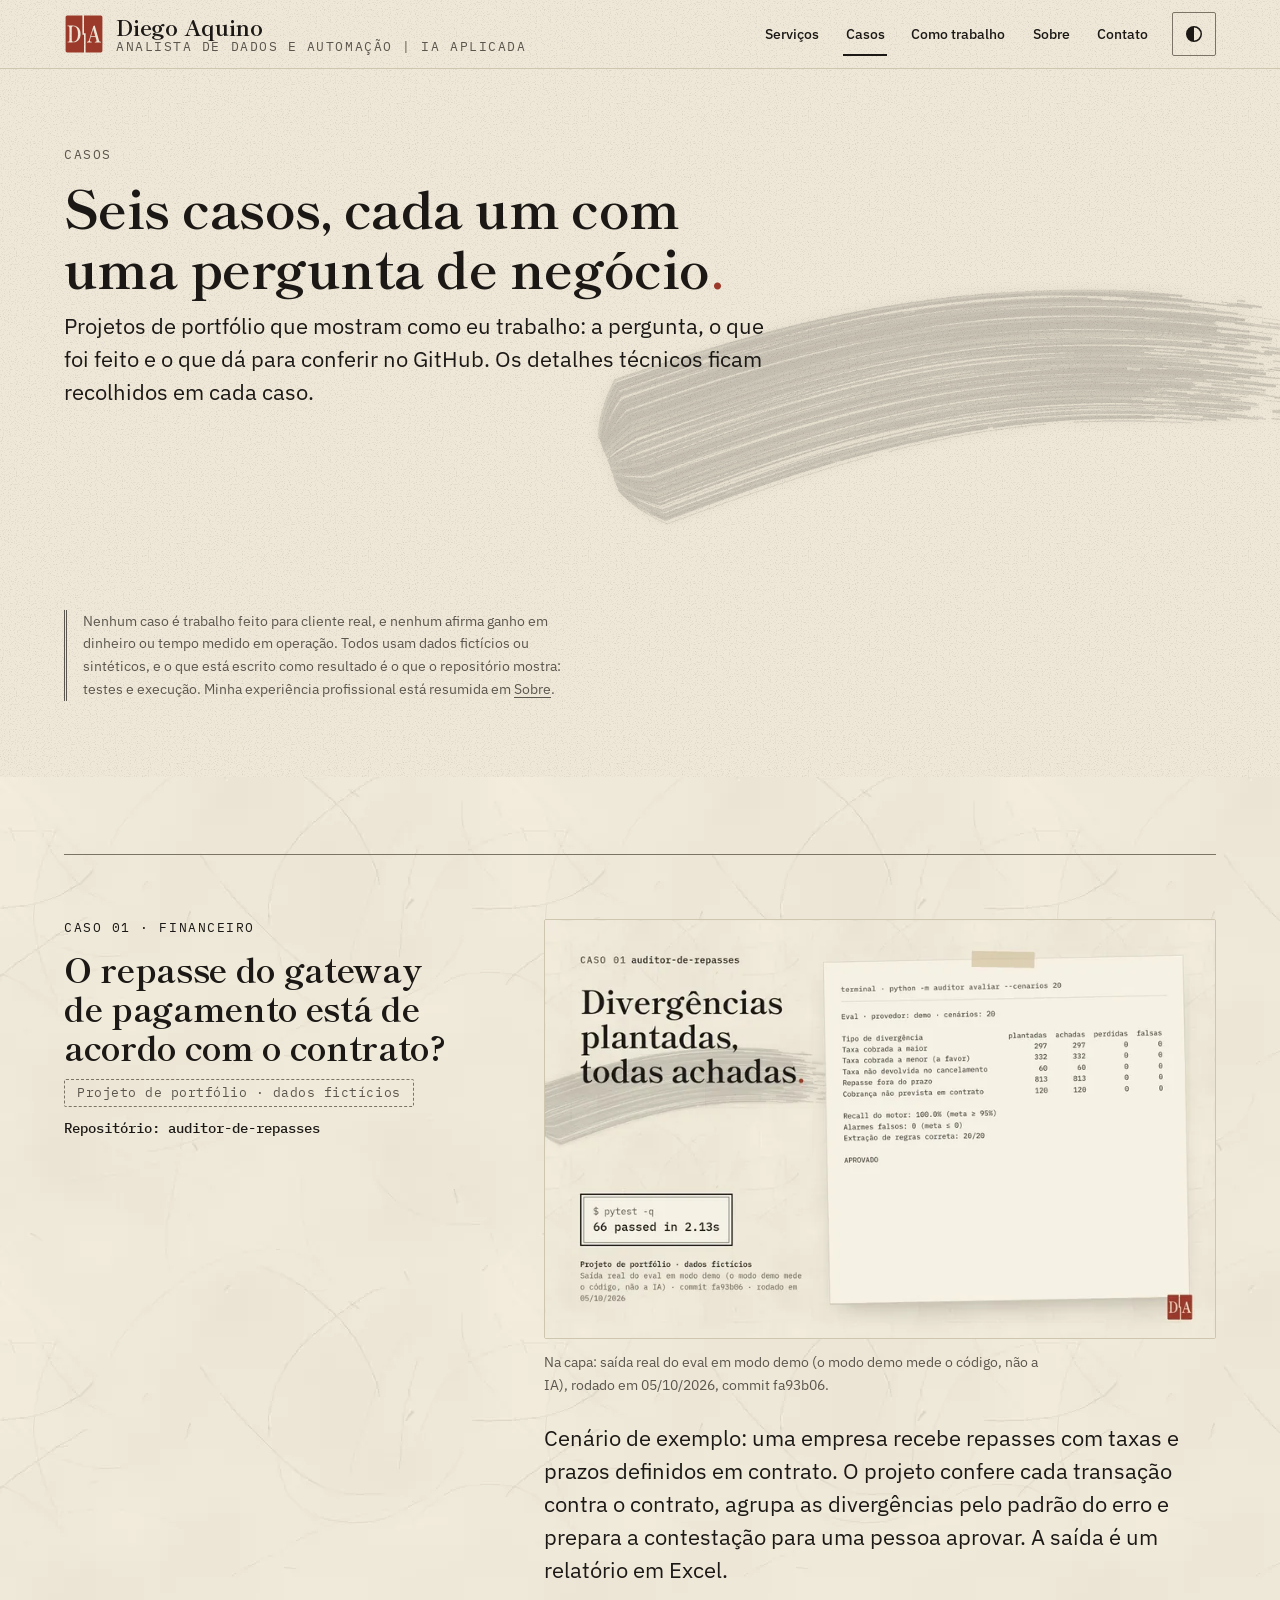
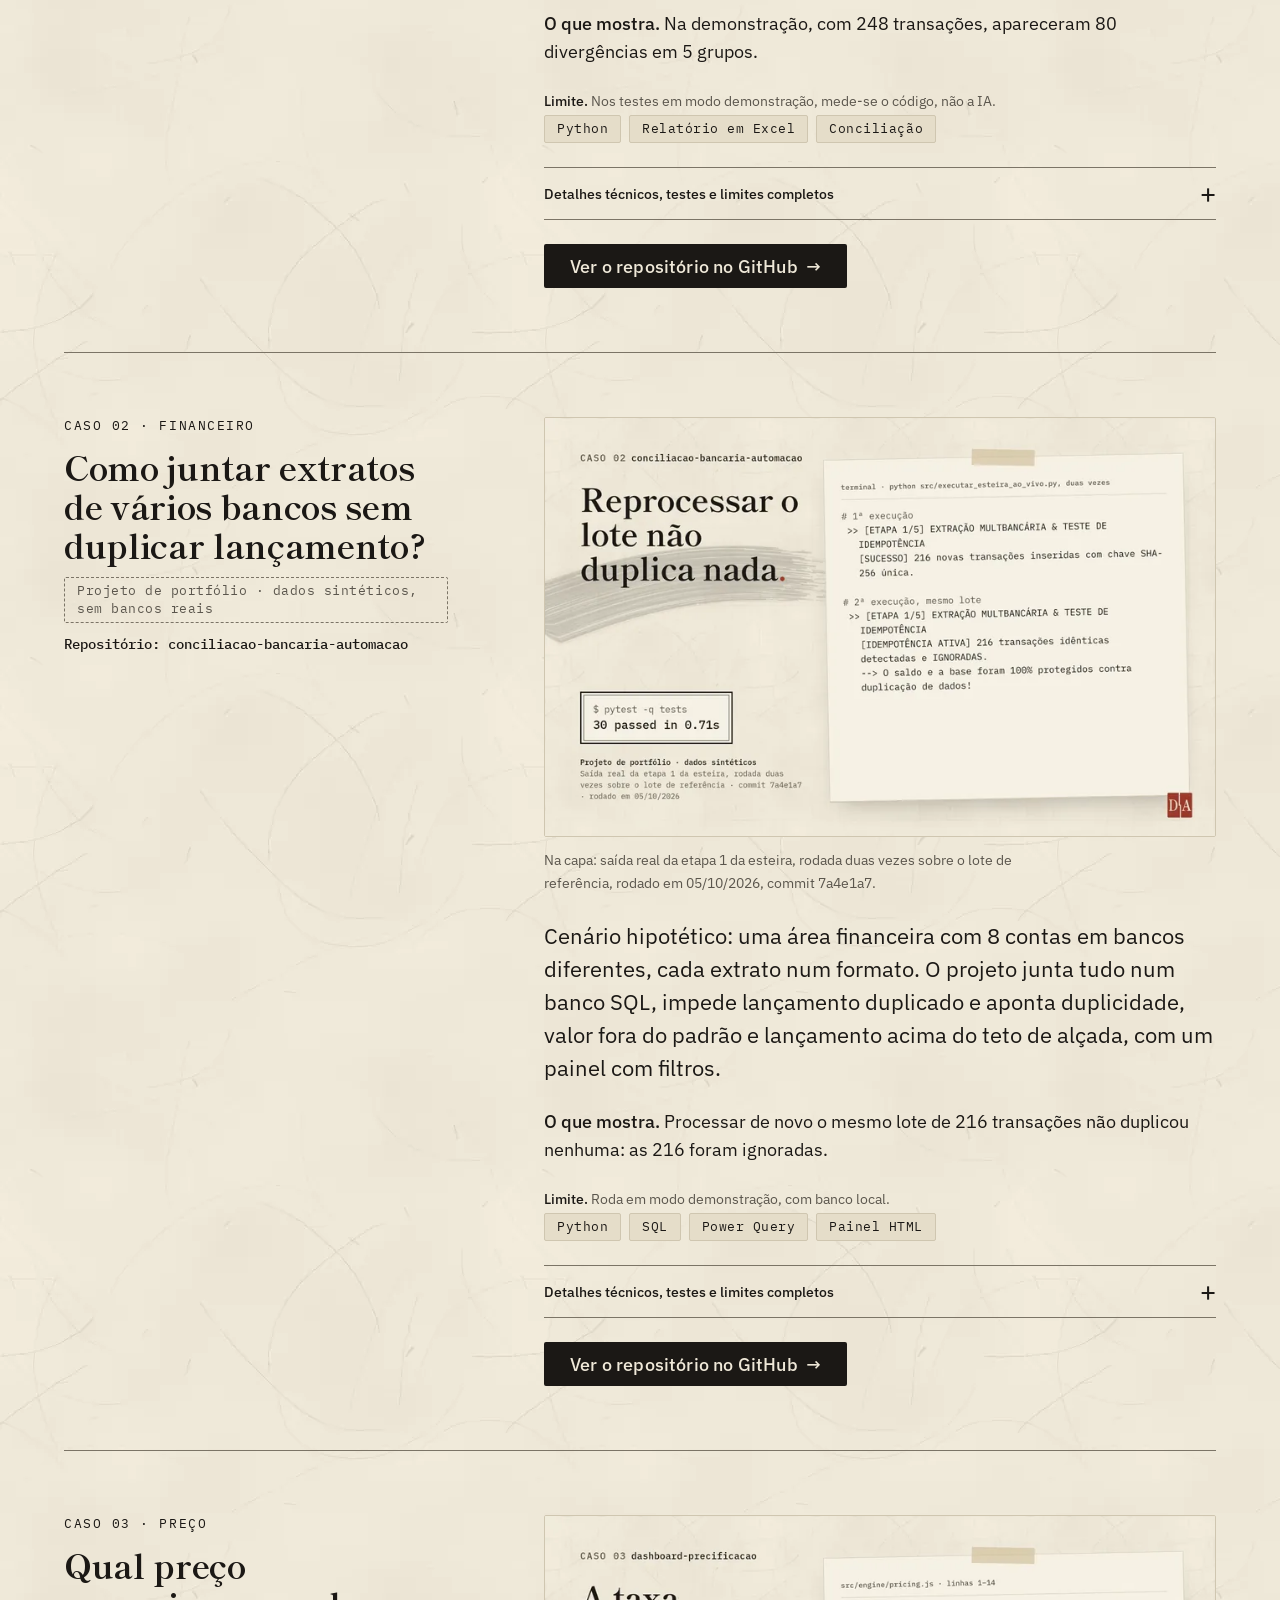
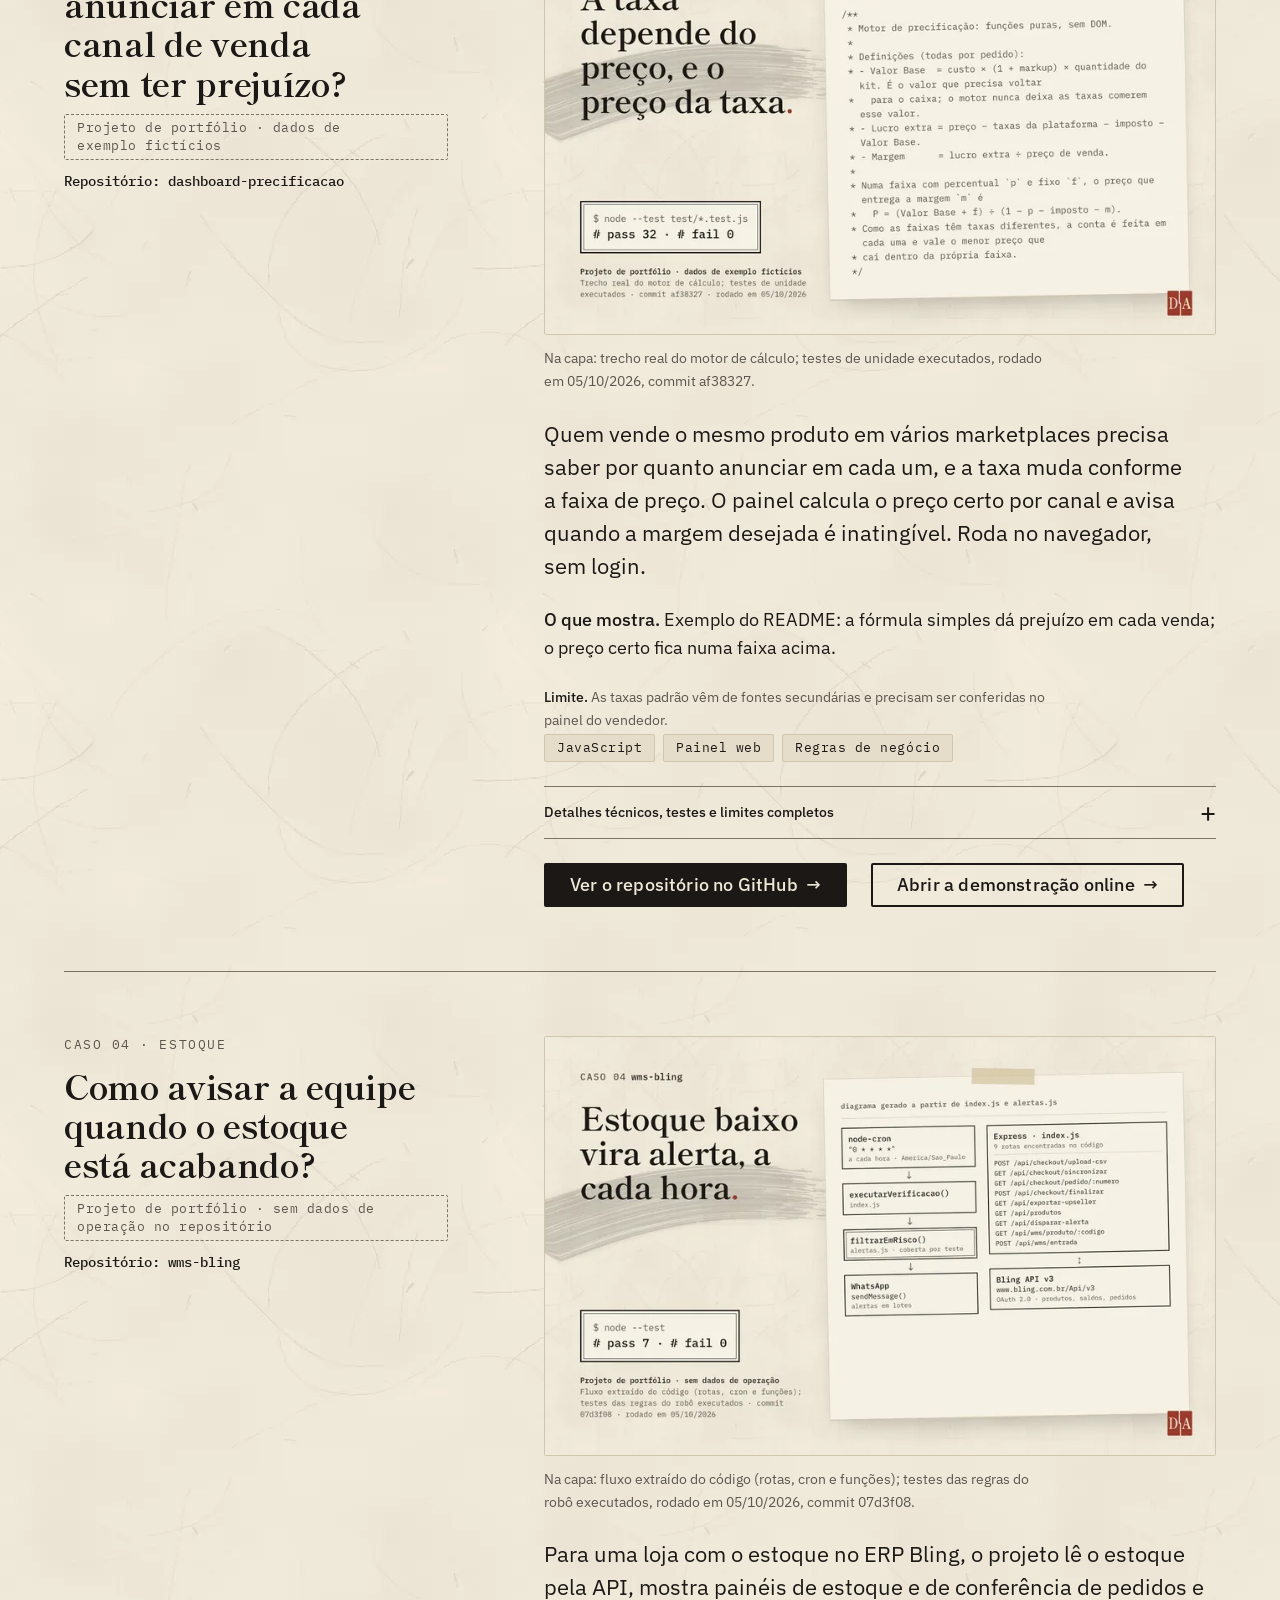
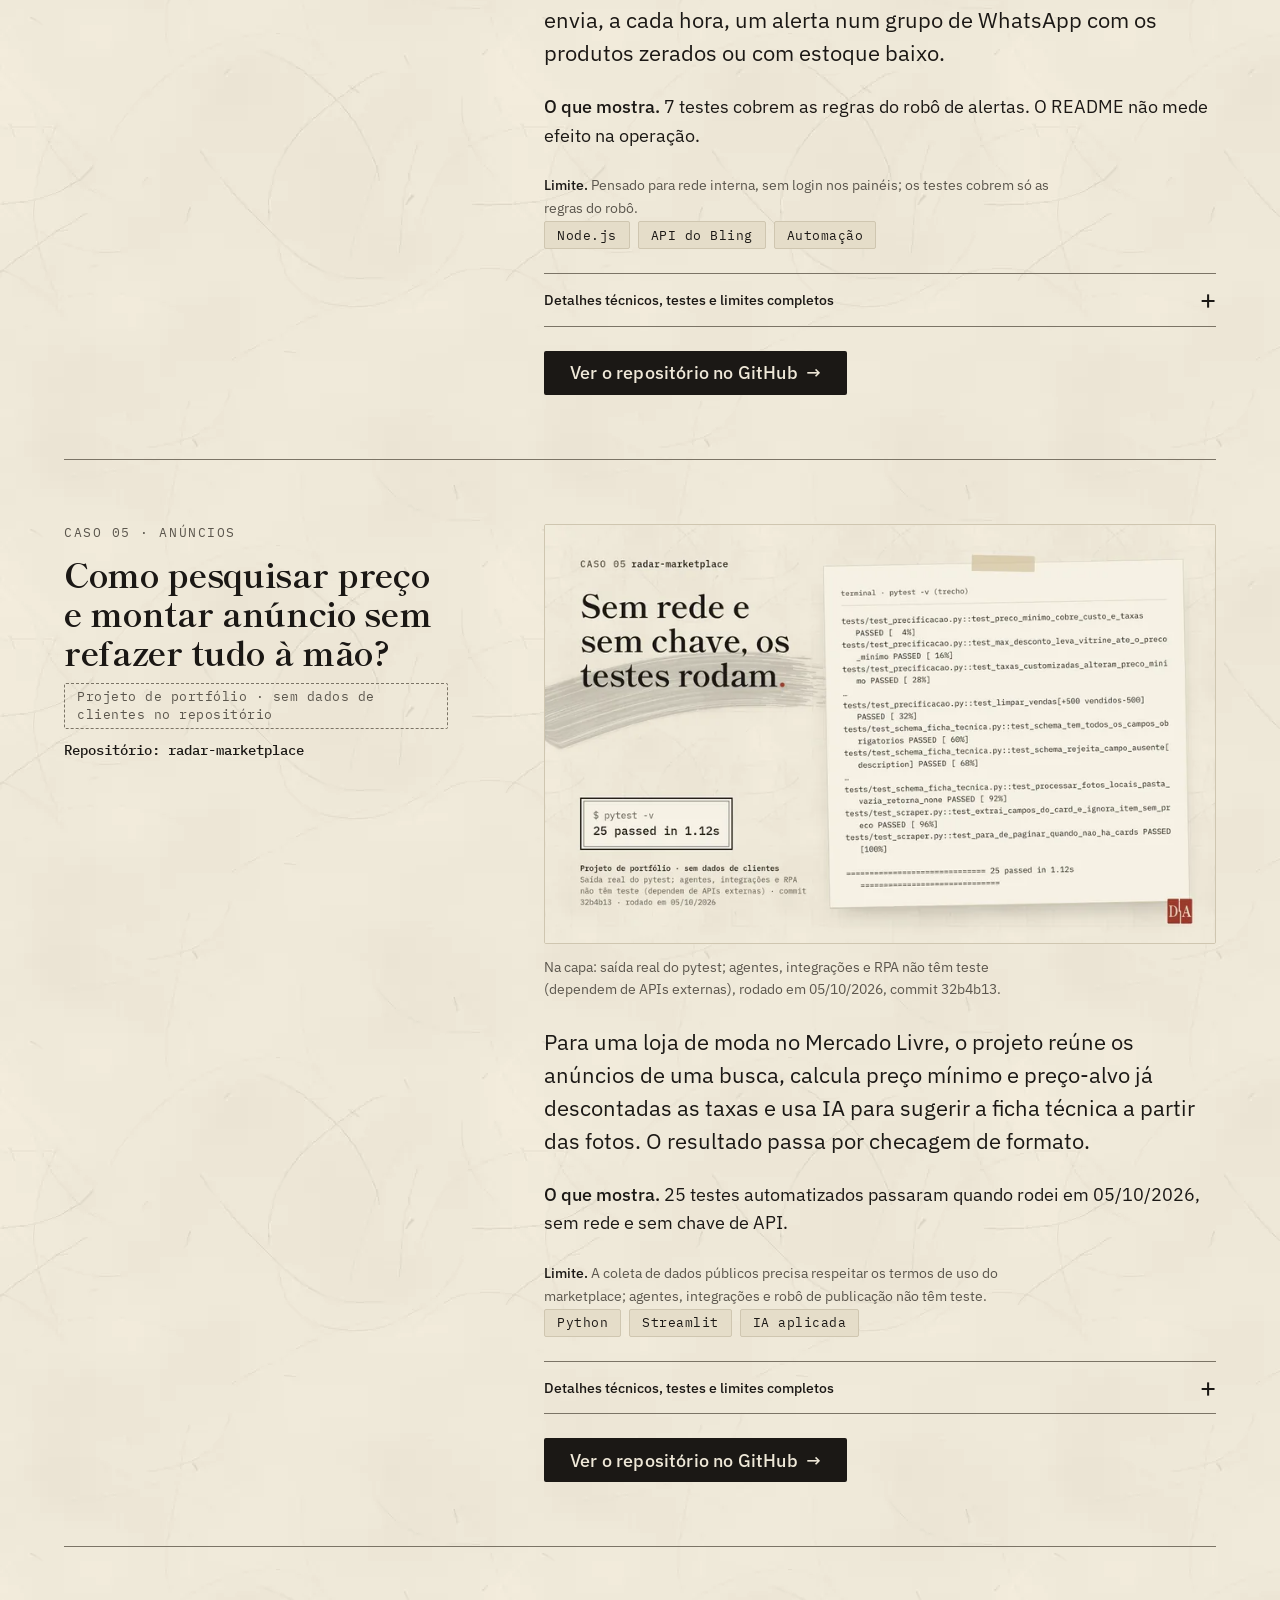
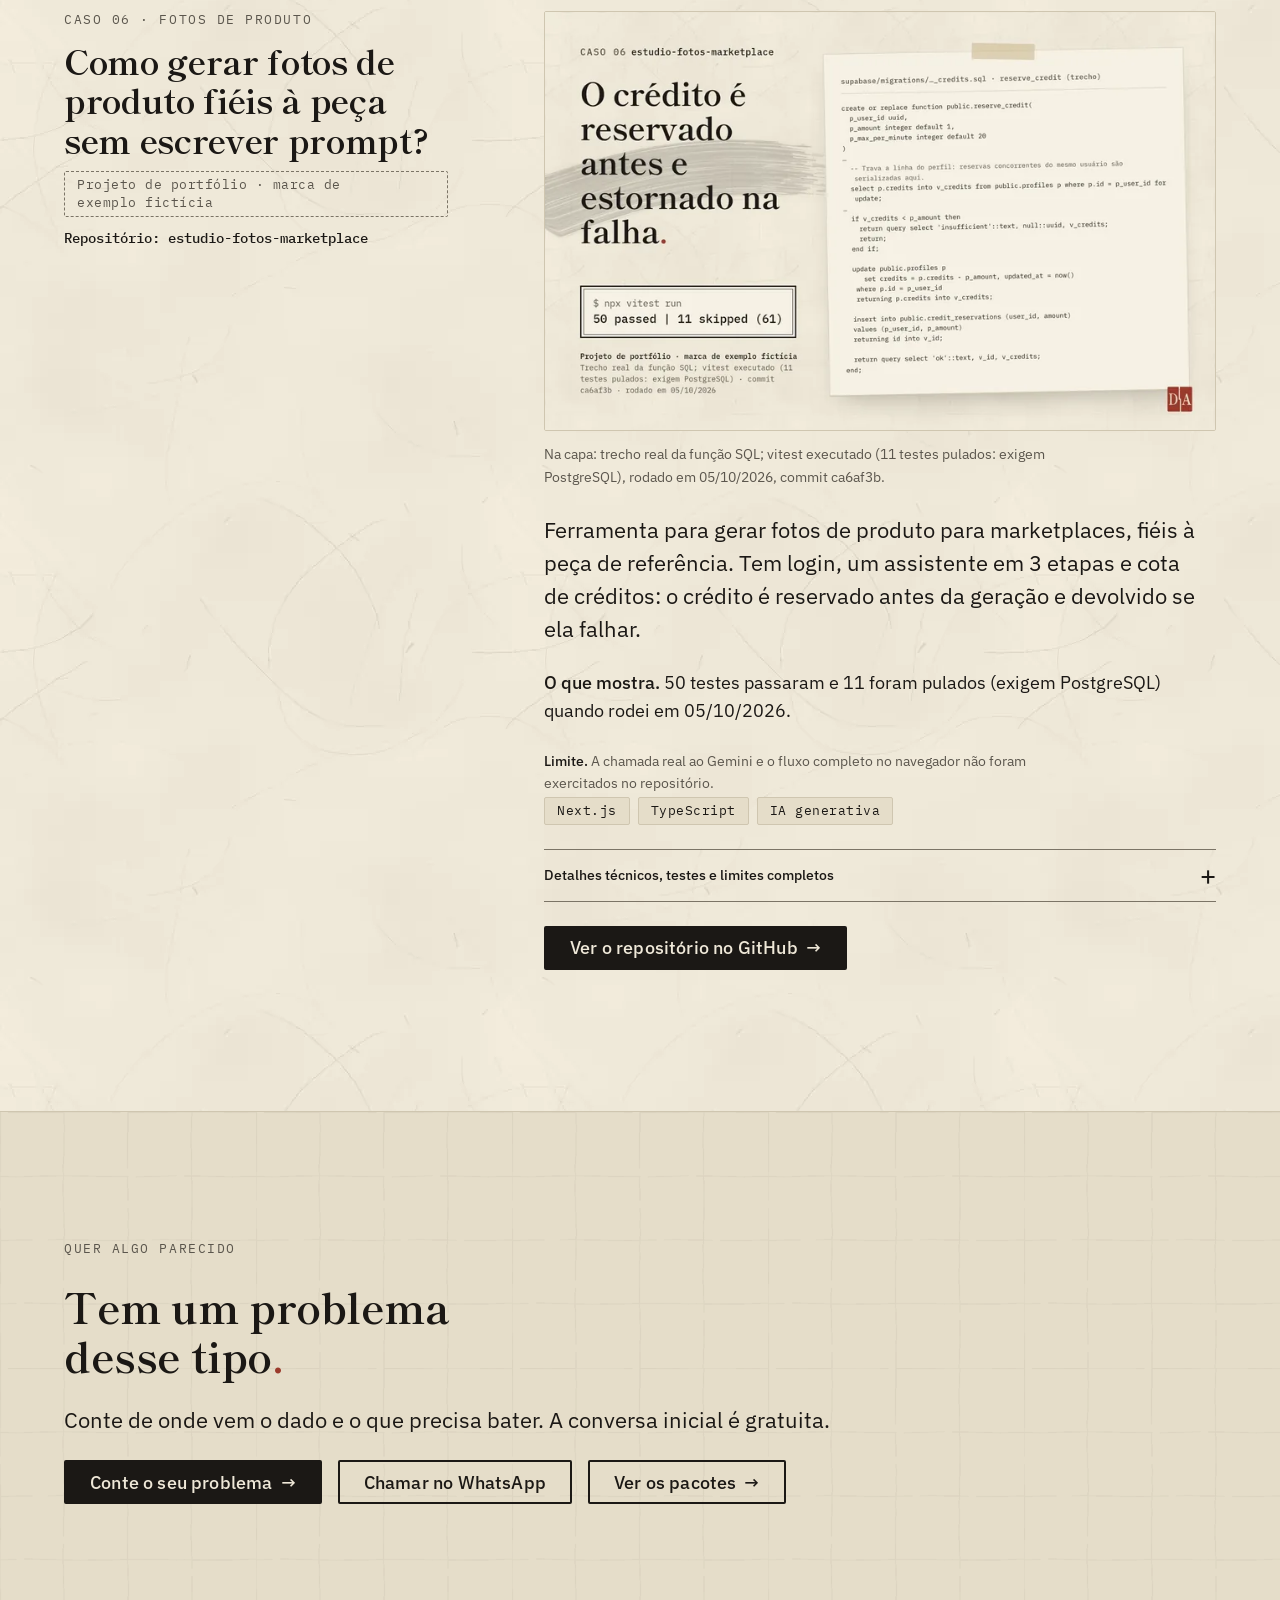
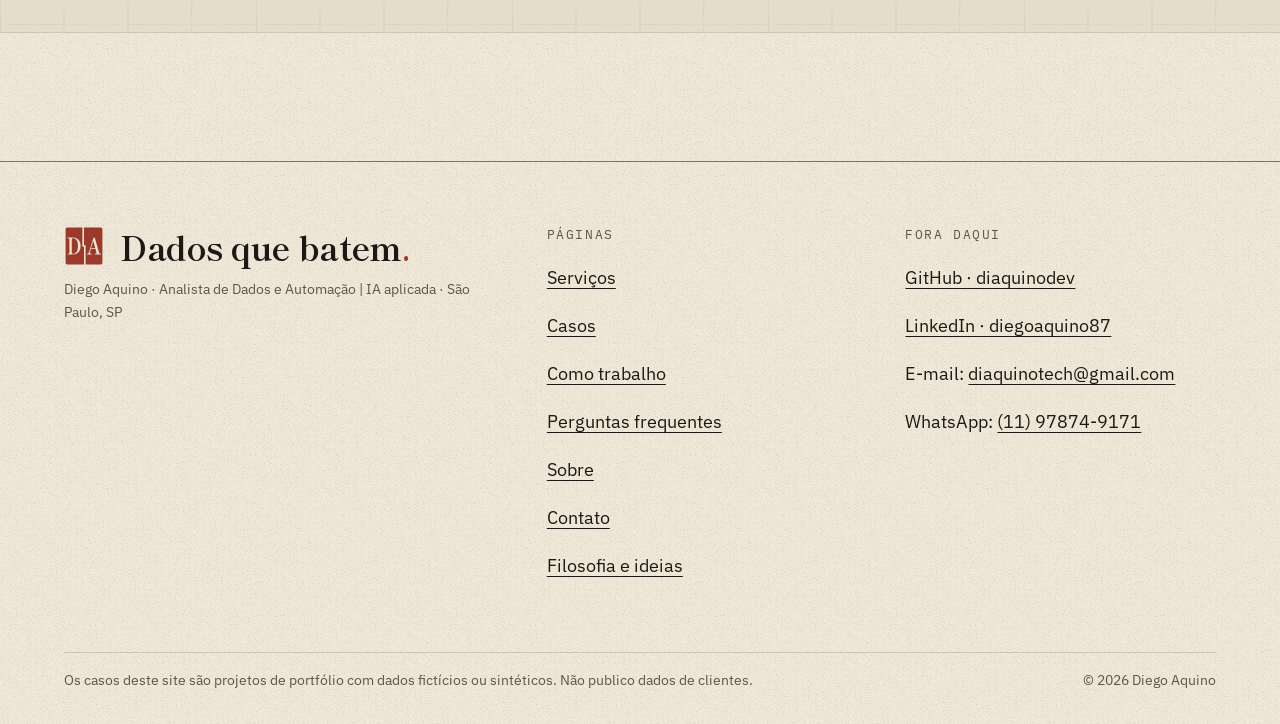
<file: projetos.html>
<!doctype html>
<html lang="pt-BR">
<head>
<meta charset="utf-8">
<meta name="viewport" content="width=device-width, initial-scale=1">
<title>Casos · Diego Aquino · Analista de Dados e Automação | IA aplicada</title>
<meta name="description" content="Seis projetos de portfólio com dados fictícios ou sintéticos: conferência de dados, integração, painéis e automação. Código e testes no GitHub.">
<link rel="canonical" href="https://diaquinodev.github.io/projetos.html">
<meta name="color-scheme" content="light dark">
<meta name="theme-color" content="#EFE8D8" media="(prefers-color-scheme: light)">
<meta name="theme-color" content="#1B1815" media="(prefers-color-scheme: dark)">
<meta property="og:type" content="website">
<meta property="og:site_name" content="Diego Aquino · Dados que batem.">
<meta property="og:title" content="Casos · Diego Aquino · Analista de Dados e Automação | IA aplicada">
<meta property="og:description" content="Seis projetos de portfólio com dados fictícios ou sintéticos: conferência de dados, integração, painéis e automação. Código e testes no GitHub.">
<meta property="og:url" content="https://diaquinodev.github.io/projetos.html">
<meta property="og:locale" content="pt_BR">
<meta property="og:image" content="https://diaquinodev.github.io/assets/og.png">
<meta property="og:image:width" content="1200">
<meta property="og:image:height" content="630">
<meta property="og:image:alt" content="Selo DA e o texto Dados que batem. Diego Aquino, Analista de Dados e Automação | IA aplicada">
<meta name="twitter:card" content="summary_large_image">
<meta name="twitter:image" content="https://diaquinodev.github.io/assets/og.png">
<link rel="icon" href="assets/icones/favicon.svg" type="image/svg+xml">
<link rel="icon" href="assets/icones/favicon_32.png" sizes="32x32" type="image/png">
<link rel="apple-touch-icon" href="assets/icones/apple-touch-icon.png">
<link rel="preload" href="assets/fontes/shippori-mincho-700.woff2" as="font" type="font/woff2" crossorigin>
<link rel="preload" href="assets/fontes/plex-sans-var.woff2" as="font" type="font/woff2" crossorigin>
<link rel="stylesheet" href="css/tokens.css">
<link rel="stylesheet" href="css/base.css">
<link rel="stylesheet" href="css/componentes.css">
<link rel="stylesheet" href="css/site.css">
<link rel="stylesheet" href="css/movimento.css">
<link rel="stylesheet" href="css/imagens.css">
<script src="js/tema.js"></script>
</head>
<body>
<svg xmlns="http://www.w3.org/2000/svg" width="0" height="0" style="position:absolute" aria-hidden="true" focusable="false">
<symbol id="selo-da" viewBox="0 0 100 100"><path fill="currentColor" fill-rule="evenodd" d="M7.48 4.03L6.96 4.14L6.47 4.3L6 4.54L5.56 4.83L5.17 5.17L4.83 5.56L4.54 6L4.3 6.47L4.14 6.96L4.03 7.48L4 8L4 92L4.03 92.52L4.14 93.04L4.3 93.53L4.54 94L4.83 94.44L5.17 94.83L5.56 95.17L6 95.46L6.47 95.7L6.96 95.86L7.48 95.97L8 96L50 96L50 52L46 52L46 4L8 4ZM8.69 70.15L8.73 69.78L8.89 69.55L10.11 69.51L11.01 69.35L11.41 69.22L11.97 68.95L12.6 68.45L12.98 67.91L13.26 67.22L13.44 66.37L13.53 64.98L13.53 34.96L13.44 33.58L13.26 32.72L13.09 32.25L12.87 31.84L12.46 31.36L11.79 30.9L11.01 30.59L10.11 30.44L8.89 30.39L8.77 30.23L8.69 29.88L8.7 29.44L8.79 29.17L8.89 29.09L9.01 29.06L17.81 29L22.66 29.04L25.35 29.16L26.46 29.3L27.57 29.53L29.21 30.02L30.3 30.45L31.39 30.96L33 31.88L34.52 33.01L35.93 34.36L37.23 35.93L38.41 37.72L39.13 39.03L39.45 39.73L40.02 41.19L40.48 42.75L40.68 43.57L40.99 45.28L41.26 48.04L41.3 50.99L41.2 52.88L40.85 55.55L40.48 57.2L40.26 57.99L39.75 59.5L39.13 60.91L38.03 62.84L37.23 64.01L35.93 65.58L34.52 66.93L33.52 67.71L32.47 68.39L30.85 69.25L29.21 69.92L27.57 70.41L25.9 70.72L23.19 70.93L18.8 71L13.07 70.96L8.94 70.88L8.82 70.82L8.75 70.69ZM92 96L92.52 95.97L93.04 95.86L93.53 95.7L94 95.46L94.44 95.17L94.83 94.83L95.17 94.44L95.46 94L95.7 93.53L95.86 93.04L95.97 92.52L96 92L96 8L95.97 7.48L95.86 6.96L95.7 6.47L95.46 6L95.17 5.56L94.83 5.17L94.44 4.83L94 4.54L93.53 4.3L93.04 4.14L92.52 4.03L92 4L50 4L50 48L54 48L54 96ZM92.68 70.33L92.61 70.83L92.54 70.95L92.4 71L77.32 71L77.18 70.97L77.05 70.78L77 70.38L77.04 69.94L77.16 69.71L77.27 69.66L78.13 69.59L79.08 69.44L79.86 69.22L80.34 69.01L80.73 68.75L81.02 68.42L81.22 68.02L81.33 67.55L81.31 66.69L81.07 65.48L78.6 56.85L67.18 56.85L64.87 64.86L64.73 65.77L64.73 66.81L64.8 67.23L65.08 67.97L65.54 68.58L66.19 69.05L67.02 69.39L67.51 69.51L68.04 69.59L69.28 69.66L69.38 69.71L69.47 69.88L69.52 70.24L69.5 70.66L69.41 70.91L69.24 71L57.64 71L57.51 70.97L57.4 70.86L57.34 70.62L57.32 70.24L57.36 69.94L57.45 69.74L57.6 69.66L58.49 69.56L59.12 69.37L59.92 68.95L60.51 68.51L61.07 67.95L61.58 67.27L62.05 66.45L62.47 65.5L62.73 64.79L73.51 30.06L76.54 29L76.82 29.08L77.03 29.31L85.54 59.19L87 64.14L87.72 66.31L88.1 67.22L88.48 67.92L88.88 68.47L89.3 68.9L89.88 69.27L90.54 69.49L91.38 69.61L92.48 69.67L92.63 69.88ZM23.58 69.18L24.68 69.11L25.41 68.98L26.13 68.79L26.86 68.53L27.59 68.2L28.68 67.59L29.39 67.09L30.4 66.12L31.03 65.33L31.93 63.95L32.77 62.32L33.28 61.09L33.72 59.74L34.09 58.26L34.39 56.65L34.7 53.99L34.81 52.06L34.84 50L34.81 47.92L34.7 45.98L34.39 43.31L34.09 41.69L33.72 40.21L33.28 38.85L32.49 37.05L31.64 35.51L31.03 34.61L30.07 33.48L29.39 32.86L28.31 32.13L27.23 31.57L26.5 31.28L25.77 31.05L24.68 30.83L23.25 30.76L22.4 30.8L21.43 30.96L20.85 31.16L20.38 31.44L20.02 31.81L19.75 32.27L19.55 32.85L19.43 33.54L19.39 34.34L19.39 65.61L19.43 66.43L19.61 67.33L19.92 68.03L20.25 68.42L20.68 68.71L21.43 68.99L22.4 69.15ZM78.05 54.78L73.05 37.22L67.78 54.78Z"/></symbol>
<filter id="rugoso" x="-5%" y="-5%" width="110%" height="110%"><feTurbulence type="fractalNoise" baseFrequency="0.9" numOctaves="2" seed="7" result="n"/><feDisplacementMap in="SourceGraphic" in2="n" scale="1.6" xChannelSelector="R" yChannelSelector="G"/></filter>
</svg>
<a class="pular" href="#conteudo">Pular para o conteúdo</a>
<header class="cabecalho">
  <div class="container cabecalho__interno">
    <a class="cabecalho__marca" href="index.html" aria-label="Diego Aquino, Analista de Dados: página inicial">
      <svg class="selo" aria-hidden="true" focusable="false"><use href="#selo-da"/></svg>
      <span class="cabecalho__nome">Diego Aquino<span class="cabecalho__papel">Analista de Dados e Automação | IA aplicada</span></span>
    </a>
    <nav class="nav" aria-label="Principal"><ul><li><a href="servicos.html">Serviços</a></li><li><a href="projetos.html" aria-current="page">Casos</a></li><li><a href="como-trabalho.html">Como trabalho</a></li><li><a href="sobre.html">Sobre</a></li><li><a href="contato.html">Contato</a></li></ul></nav>
    <button class="alternar-tema" type="button" aria-pressed="false"><span class="sr-only">Modo escuro</span><svg viewBox="0 0 20 20" aria-hidden="true" focusable="false"><circle cx="10" cy="10" r="7.25" fill="none" stroke="currentColor" stroke-width="1.5"/><path d="M10 2.75a7.25 7.25 0 0 0 0 14.5z" fill="currentColor"/></svg></button>
  </div>
</header>
<main id="conteudo">
<section class="secao secao--compacta secao--sumi" aria-labelledby="t-pagina">
  <div class="container">
    <div class="cabeca-secao">
      <p class="rotulo">Casos</p>
      <h1 id="t-pagina">Seis casos, cada um com uma pergunta de negócio<span class="ponto">.</span></h1>
      <p class="lead">Projetos de portfólio que mostram como eu trabalho: a pergunta, o que foi feito e o que dá para conferir no GitHub. Os detalhes técnicos ficam recolhidos em cada caso.</p>
    </div>
  </div>
</section>
<section class="secao secao--compacta" aria-label="Aviso sobre os casos">
  <div class="container"><p class="nota-honesta">Nenhum caso é trabalho feito para cliente real, e nenhum afirma ganho em dinheiro ou tempo medido em operação. Todos usam dados fictícios ou sintéticos, e o que está escrito como resultado é o que o repositório mostra: testes e execução. Minha experiência profissional está resumida em <a href="sobre.html">Sobre</a>.</p></div>
</section>
<section class="secao secao--compacta secao--washi" aria-label="Estudos de caso">
  <div class="container"><article class="caso caso--destaque" id="auditor-de-repasses" aria-labelledby="h-auditor-de-repasses">
  <div class="caso__topo">
    <p class="rotulo">Caso 01 · Financeiro</p>
    <h2 class="caso__titulo" id="h-auditor-de-repasses">O repasse do gateway de pagamento está de acordo com o contrato?</h2>
    <p class="origem">Projeto de portfólio · dados fictícios</p>
    <p class="caso__nome">Repositório: auditor-de-repasses</p>
  </div>
  <div class="pilha">
    <figure class="capa capa--caso" data-capa><div class="capa__quadro"><img class="capa__img capa__img--claro" src="assets/capas/auditor-de-repasses-claro-800.webp" srcset="assets/capas/auditor-de-repasses-claro-480.webp 480w, assets/capas/auditor-de-repasses-claro-800.webp 800w, assets/capas/auditor-de-repasses-claro-1200.webp 1200w" sizes="(min-width: 64em) 41rem, 92vw" width="1200" height="750" loading="lazy" decoding="async" alt="Capa do caso auditor-de-repasses: saída real do terminal do eval em modo demo, com 20 cenários de divergências plantadas. Nos cinco tipos de divergência, as achadas são iguais às plantadas, sem perdidas nem falsas; recall do motor de 100%, extração de regras correta em 20 de 20 e resultado APROVADO. Ao lado, pytest com 66 testes passando."><img class="capa__img capa__img--escuro" src="assets/capas/auditor-de-repasses-escuro-800.webp" srcset="assets/capas/auditor-de-repasses-escuro-480.webp 480w, assets/capas/auditor-de-repasses-escuro-800.webp 800w, assets/capas/auditor-de-repasses-escuro-1200.webp 1200w" sizes="(min-width: 64em) 41rem, 92vw" width="1200" height="750" loading="lazy" decoding="async" alt="Capa do caso auditor-de-repasses: saída real do terminal do eval em modo demo, com 20 cenários de divergências plantadas. Nos cinco tipos de divergência, as achadas são iguais às plantadas, sem perdidas nem falsas; recall do motor de 100%, extração de regras correta em 20 de 20 e resultado APROVADO. Ao lado, pytest com 66 testes passando."></div>
      <figcaption class="capa__legenda">Na capa: saída real do eval em modo demo (o modo demo mede o código, não a IA), rodado em 05/10/2026, commit fa93b06.</figcaption></figure>
    <p class="caso__resumo">Cenário de exemplo: uma empresa recebe repasses com taxas e prazos definidos em contrato. O projeto confere cada transação contra o contrato, agrupa as divergências pelo padrão do erro e prepara a contestação para uma pessoa aprovar. A saída é um relatório em Excel.</p>
    <p class="caso__mostra"><strong>O que mostra.</strong> Na demonstração, com 248 transações, apareceram 80 divergências em 5 grupos.</p>
    <p class="caso__limite"><strong>Limite.</strong> Nos testes em modo demonstração, mede-se o código, não a IA.</p>
    <ul class="tags" role="list"><li><span class="tag tag--cheia">Python</span></li><li><span class="tag tag--cheia">Relatório em Excel</span></li><li><span class="tag tag--cheia">Conciliação</span></li></ul>
    <details class="caso__tecnico"><summary>Detalhes técnicos, testes e limites completos</summary>
      <dl class="caso__ficha">
      <div><dt>Contexto</dt><dd>Cenário fictício: um seller de e-commerce que recebe repasses de um payment gateway, com descontos de MDR, antecipação, estornos e prazos de pagamento.</dd></div>
      <div><dt>Problema</dt><dd>Conferir linha a linha contra o contrato é manual e lento. Cobrança indevida vira perda silenciosa, e a divergência a favor passa despercebida até o parceiro cobrar de volta.</dd></div>
      <div><dt>Abordagem</dt><dd>Um agente de IA lê o contrato em PDF e uma pessoa confere as regras extraídas. A conciliação em si é código determinístico, com dinheiro em Decimal. As divergências são agrupadas pelo padrão do erro, e cada grupo recebe uma análise (causa provável, cláusula, minuta de contestação) que uma pessoa aprova. A IA não escreve valores: uma checagem acusa qualquer número monetário que não veio do motor. A saída é um relatório em Excel.</dd></div>
      <div><dt>Stack</dt><dd><ul class="tags" role="list"><li><span class="tag tag--cheia">Python</span></li><li><span class="tag tag--cheia">pydantic</span></li><li><span class="tag tag--cheia">Streamlit</span></li><li><span class="tag tag--cheia">pytest</span></li><li><span class="tag tag--cheia">ruff</span></li><li><span class="tag tag--cheia">mypy</span></li><li><span class="tag tag--cheia">GitHub Actions</span></li><li><span class="tag tag--cheia">Gemini (opcional, há modo demo)</span></li></ul></dd></div>
      <div><dt>Resultado verificável</dt><dd>Na demonstração, com 248 transações fictícias: 80 divergências em 5 grupos, e 5 chamadas de IA em vez de 80. O eval com divergências plantadas (20 cenários, modo demo) achou todas as plantadas, sem alarme falso. 66 testes automatizados, com lint e tipos checados no CI.<br><span class="conferido"><svg class="conferido__marca" viewBox="0 0 16 16" aria-hidden="true" focusable="false"><path d="M2.5 8.5 6 12l7.5-8" fill="none" stroke="currentColor" stroke-width="2.4" stroke-linecap="square"/></svg>conferido</span><p class="caso__nota">Contagem de testes e último CI na branch principal conferidos no repositório em 02/10/2026. Contei as funções de teste e vi o CI passar; não reexecutei a suíte.</p></dd></div>
      <div><dt>Limites</dt><dd>O eval em modo demo mede o código (motor, agrupador, checagens), não a IA; a medição com o Gemini é um próximo passo do README. Um parceiro e um formato de CSV; sem chargeback.</dd></div>
    </dl>
    </details>
    <div class="caso__rodape"><a class="botao botao--primario" href="https://github.com/diaquinodev/auditor-de-repasses" rel="noopener">Ver o repositório no GitHub<span class="sr-only"> (auditor-de-repasses)</span></a></div>
  </div>
</article><article class="caso caso--destaque" id="conciliacao-bancaria-automacao" aria-labelledby="h-conciliacao-bancaria-automacao">
  <div class="caso__topo">
    <p class="rotulo">Caso 02 · Financeiro</p>
    <h2 class="caso__titulo" id="h-conciliacao-bancaria-automacao">Como juntar extratos de vários bancos sem duplicar lançamento?</h2>
    <p class="origem">Projeto de portfólio · dados sintéticos, sem bancos reais</p>
    <p class="caso__nome">Repositório: conciliacao-bancaria-automacao</p>
  </div>
  <div class="pilha">
    <figure class="capa capa--caso" data-capa><div class="capa__quadro"><img class="capa__img capa__img--claro" src="assets/capas/conciliacao-bancaria-automacao-claro-800.webp" srcset="assets/capas/conciliacao-bancaria-automacao-claro-480.webp 480w, assets/capas/conciliacao-bancaria-automacao-claro-800.webp 800w, assets/capas/conciliacao-bancaria-automacao-claro-1200.webp 1200w" sizes="(min-width: 64em) 41rem, 92vw" width="1200" height="750" loading="lazy" decoding="async" alt="Capa do caso conciliacao-bancaria-automacao: saída real do terminal da esteira rodada duas vezes sobre o mesmo lote sintético. Na primeira execução, 216 novas transações inseridas com chave SHA-256 única; na segunda, as 216 transações idênticas são detectadas e ignoradas. Ao lado, pytest com 30 testes passando."><img class="capa__img capa__img--escuro" src="assets/capas/conciliacao-bancaria-automacao-escuro-800.webp" srcset="assets/capas/conciliacao-bancaria-automacao-escuro-480.webp 480w, assets/capas/conciliacao-bancaria-automacao-escuro-800.webp 800w, assets/capas/conciliacao-bancaria-automacao-escuro-1200.webp 1200w" sizes="(min-width: 64em) 41rem, 92vw" width="1200" height="750" loading="lazy" decoding="async" alt="Capa do caso conciliacao-bancaria-automacao: saída real do terminal da esteira rodada duas vezes sobre o mesmo lote sintético. Na primeira execução, 216 novas transações inseridas com chave SHA-256 única; na segunda, as 216 transações idênticas são detectadas e ignoradas. Ao lado, pytest com 30 testes passando."></div>
      <figcaption class="capa__legenda">Na capa: saída real da etapa 1 da esteira, rodada duas vezes sobre o lote de referência, rodado em 05/10/2026, commit 7a4e1a7.</figcaption></figure>
    <p class="caso__resumo">Cenário hipotético: uma área financeira com 8 contas em bancos diferentes, cada extrato num formato. O projeto junta tudo num banco SQL, impede lançamento duplicado e aponta duplicidade, valor fora do padrão e lançamento acima do teto de alçada, com um painel com filtros.</p>
    <p class="caso__mostra"><strong>O que mostra.</strong> Processar de novo o mesmo lote de 216 transações não duplicou nenhuma: as 216 foram ignoradas.</p>
    <p class="caso__limite"><strong>Limite.</strong> Roda em modo demonstração, com banco local.</p>
    <ul class="tags" role="list"><li><span class="tag tag--cheia">Python</span></li><li><span class="tag tag--cheia">SQL</span></li><li><span class="tag tag--cheia">Power Query</span></li><li><span class="tag tag--cheia">Painel HTML</span></li></ul>
    <details class="caso__tecnico"><summary>Detalhes técnicos, testes e limites completos</summary>
      <dl class="caso__ficha">
      <div><dt>Contexto</dt><dd>Cenário hipotético: uma área financeira com 8 contas em bancos diferentes, cada extrato num formato e num horário. Os bancos e os dados são sintéticos; não há integração com nenhuma instituição real.</dd></div>
      <div><dt>Problema</dt><dd>Extratos em formatos distintos, cargas repetidas que duplicam lançamentos e divergências que só aparecem no fechamento.</dd></div>
      <div><dt>Abordagem</dt><dd>Esteira de ponta a ponta: extração (retentativa com backoff e circuit breaker por banco), ETL em Power Query, persistência em SQL com chave idempotente (SHA-256 e UNIQUE), regras de divergência (duplicata, outlier e teto de alçada), trilha de auditoria e painel HTML com filtros.</dd></div>
      <div><dt>Stack</dt><dd><ul class="tags" role="list"><li><span class="tag tag--cheia">Python</span></li><li><span class="tag tag--cheia">pandas</span></li><li><span class="tag tag--cheia">SQL (T-SQL e SQLite)</span></li><li><span class="tag tag--cheia">Power Query (M)</span></li><li><span class="tag tag--cheia">Chart.js</span></li><li><span class="tag tag--cheia">GitHub Actions</span></li></ul></dd></div>
      <div><dt>Resultado verificável</dt><dd>30 testes automatizados, rodando no CI em Python 3.12 e 3.13. Reprocessar o lote de referência (216 transações sintéticas) não duplica nada: as já gravadas são ignoradas. O projeto não afirma ganho financeiro nem de tempo.<br><span class="conferido"><svg class="conferido__marca" viewBox="0 0 16 16" aria-hidden="true" focusable="false"><path d="M2.5 8.5 6 12l7.5-8" fill="none" stroke="currentColor" stroke-width="2.4" stroke-linecap="square"/></svg>conferido</span><p class="caso__nota">Contagem de testes e último CI na branch principal conferidos no repositório em 02/10/2026. Contei as funções de teste e vi o CI passar; não reexecutei a suíte.</p></dd></div>
      <div><dt>Limites</dt><dd>Roda em modo demo (SQLite; o T-SQL é o modelo-alvo). A chave idempotente é por conteúdo: duas compras idênticas no mesmo segundo seriam tratadas como uma. A extração é sequencial.</dd></div>
    </dl>
    </details>
    <div class="caso__rodape"><a class="botao botao--primario" href="https://github.com/diaquinodev/conciliacao-bancaria-automacao" rel="noopener">Ver o repositório no GitHub<span class="sr-only"> (conciliacao-bancaria-automacao)</span></a></div>
  </div>
</article><article class="caso caso--destaque" id="dashboard-precificacao" aria-labelledby="h-dashboard-precificacao">
  <div class="caso__topo">
    <p class="rotulo">Caso 03 · Preço</p>
    <h2 class="caso__titulo" id="h-dashboard-precificacao">Qual preço anunciar em cada canal de venda sem ter prejuízo?</h2>
    <p class="origem">Projeto de portfólio · dados de exemplo fictícios</p>
    <p class="caso__nome">Repositório: dashboard-precificacao</p>
  </div>
  <div class="pilha">
    <figure class="capa capa--caso" data-capa><div class="capa__quadro"><img class="capa__img capa__img--claro" src="assets/capas/dashboard-precificacao-claro-800.webp" srcset="assets/capas/dashboard-precificacao-claro-480.webp 480w, assets/capas/dashboard-precificacao-claro-800.webp 800w, assets/capas/dashboard-precificacao-claro-1200.webp 1200w" sizes="(min-width: 64em) 41rem, 92vw" width="1200" height="750" loading="lazy" decoding="async" alt="Capa do caso dashboard-precificacao: trecho real do código do motor de precificação (pricing.js), com o comentário que define Valor Base, lucro extra e margem e a fórmula do preço em cada faixa de taxa. Ao lado, a execução dos testes de unidade com 32 aprovados e nenhuma falha."><img class="capa__img capa__img--escuro" src="assets/capas/dashboard-precificacao-escuro-800.webp" srcset="assets/capas/dashboard-precificacao-escuro-480.webp 480w, assets/capas/dashboard-precificacao-escuro-800.webp 800w, assets/capas/dashboard-precificacao-escuro-1200.webp 1200w" sizes="(min-width: 64em) 41rem, 92vw" width="1200" height="750" loading="lazy" decoding="async" alt="Capa do caso dashboard-precificacao: trecho real do código do motor de precificação (pricing.js), com o comentário que define Valor Base, lucro extra e margem e a fórmula do preço em cada faixa de taxa. Ao lado, a execução dos testes de unidade com 32 aprovados e nenhuma falha."></div>
      <figcaption class="capa__legenda">Na capa: trecho real do motor de cálculo; testes de unidade executados, rodado em 05/10/2026, commit af38327.</figcaption></figure>
    <p class="caso__resumo">Quem vende o mesmo produto em vários marketplaces precisa saber por quanto anunciar em cada um, e a taxa muda conforme a faixa de preço. O painel calcula o preço certo por canal e avisa quando a margem desejada é inatingível. Roda no navegador, sem login.</p>
    <p class="caso__mostra"><strong>O que mostra.</strong> Exemplo do README: a fórmula simples dá prejuízo em cada venda; o preço certo fica numa faixa acima.</p>
    <p class="caso__limite"><strong>Limite.</strong> As taxas padrão vêm de fontes secundárias e precisam ser conferidas no painel do vendedor.</p>
    <ul class="tags" role="list"><li><span class="tag tag--cheia">JavaScript</span></li><li><span class="tag tag--cheia">Painel web</span></li><li><span class="tag tag--cheia">Regras de negócio</span></li></ul>
    <details class="caso__tecnico"><summary>Detalhes técnicos, testes e limites completos</summary>
      <dl class="caso__ficha">
      <div><dt>Contexto</dt><dd>Quem vende o mesmo produto em vários marketplaces (Shopee, Mercado Livre, TikTok Shop e Shein) precisa saber por quanto anunciar em cada canal. É a reescrita, com testes, de uma ferramenta que fiz antes para consultorias. Roda no navegador, sem login.</dd></div>
      <div><dt>Problema</dt><dd>A taxa muda conforme a faixa de preço, e o preço depende da taxa. Na planilha, o erro comum é usar a taxa da faixa errada. Exemplo do README: a fórmula simples usa a taxa da faixa errada e, nesse preço, o marketplace cobra mais, então cada venda dá prejuízo; o preço certo fica numa faixa acima.</dd></div>
      <div><dt>Abordagem</dt><dd>Um motor de cálculo puro (sem DOM) resolve o preço em cada faixa de taxa e fica com o menor preço consistente; se nenhuma faixa serve, responde “margem inatingível” em vez de um número absurdo. A importação de catálogo (CSV ou Google Sheets) relata cada linha ignorada e o motivo. As taxas são editáveis, com vigência e fonte.</dd></div>
      <div><dt>Stack</dt><dd><ul class="tags" role="list"><li><span class="tag tag--cheia">JavaScript (JSDoc e TypeScript strict)</span></li><li><span class="tag tag--cheia">Node.js</span></li><li><span class="tag tag--cheia">ESLint</span></li><li><span class="tag tag--cheia">Prettier</span></li><li><span class="tag tag--cheia">GitHub Actions</span></li></ul></dd></div>
      <div><dt>Resultado verificável</dt><dd>32 testes de unidade e 13 de ponta a ponta no Chrome (números do README; não os reexecutei). Cinco bugs da versão anterior estão cobertos por teste. A demonstração pública respondeu normalmente em 02/10/2026.</dd></div>
      <div><dt>Limites</dt><dd>As taxas padrão vêm de fontes secundárias (consultadas em 10/2026) e precisam ser conferidas no painel do vendedor. A comissão por categoria não está modelada.</dd></div>
    </dl>
    </details>
    <div class="caso__rodape"><a class="botao botao--primario" href="https://github.com/diaquinodev/dashboard-precificacao" rel="noopener">Ver o repositório no GitHub<span class="sr-only"> (dashboard-precificacao)</span></a><a class="botao botao--secundario" href="https://diaquinodev.github.io/dashboard-precificacao/" rel="noopener">Abrir a demonstração online<span class="sr-only"> (dashboard-precificacao)</span></a></div>
  </div>
</article><article class="caso" id="wms-bling" aria-labelledby="h-wms-bling">
  <div class="caso__topo">
    <p class="rotulo">Caso 04 · Estoque</p>
    <h2 class="caso__titulo" id="h-wms-bling">Como avisar a equipe quando o estoque está acabando?</h2>
    <p class="origem">Projeto de portfólio · sem dados de operação no repositório</p>
    <p class="caso__nome">Repositório: wms-bling</p>
  </div>
  <div class="pilha">
    <figure class="capa capa--caso" data-capa><div class="capa__quadro"><img class="capa__img capa__img--claro" src="assets/capas/wms-bling-claro-800.webp" srcset="assets/capas/wms-bling-claro-480.webp 480w, assets/capas/wms-bling-claro-800.webp 800w, assets/capas/wms-bling-claro-1200.webp 1200w" sizes="(min-width: 64em) 41rem, 92vw" width="1200" height="750" loading="lazy" decoding="async" alt="Capa do caso wms-bling: diagrama do fluxo gerado a partir do código. Um agendamento node-cron a cada hora chama executarVerificacao, que filtra os produtos em risco e envia alertas a um grupo do WhatsApp; o servidor Express expõe as rotas de produtos, checkout, WMS e exportação e consulta a API v3 do Bling. Ao lado, node --test com 7 testes aprovados e nenhuma falha."><img class="capa__img capa__img--escuro" src="assets/capas/wms-bling-escuro-800.webp" srcset="assets/capas/wms-bling-escuro-480.webp 480w, assets/capas/wms-bling-escuro-800.webp 800w, assets/capas/wms-bling-escuro-1200.webp 1200w" sizes="(min-width: 64em) 41rem, 92vw" width="1200" height="750" loading="lazy" decoding="async" alt="Capa do caso wms-bling: diagrama do fluxo gerado a partir do código. Um agendamento node-cron a cada hora chama executarVerificacao, que filtra os produtos em risco e envia alertas a um grupo do WhatsApp; o servidor Express expõe as rotas de produtos, checkout, WMS e exportação e consulta a API v3 do Bling. Ao lado, node --test com 7 testes aprovados e nenhuma falha."></div>
      <figcaption class="capa__legenda">Na capa: fluxo extraído do código (rotas, cron e funções); testes das regras do robô executados, rodado em 05/10/2026, commit 07d3f08.</figcaption></figure>
    <p class="caso__resumo">Para uma loja com o estoque no ERP Bling, o projeto lê o estoque pela API, mostra painéis de estoque e de conferência de pedidos e envia, a cada hora, um alerta num grupo de WhatsApp com os produtos zerados ou com estoque baixo.</p>
    <p class="caso__mostra"><strong>O que mostra.</strong> 7 testes cobrem as regras do robô de alertas. O README não mede efeito na operação.</p>
    <p class="caso__limite"><strong>Limite.</strong> Pensado para rede interna, sem login nos painéis; os testes cobrem só as regras do robô.</p>
    <ul class="tags" role="list"><li><span class="tag tag--cheia">Node.js</span></li><li><span class="tag tag--cheia">API do Bling</span></li><li><span class="tag tag--cheia">Automação</span></li></ul>
    <details class="caso__tecnico"><summary>Detalhes técnicos, testes e limites completos</summary>
      <dl class="caso__ficha">
      <div><dt>Contexto</dt><dd>Loja de moda omnichannel que vende no site próprio e em marketplaces, com o estoque controlado no ERP Bling. O repositório não traz dados de operação e, para rodar, exige credenciais próprias do Bling.</dd></div>
      <div><dt>Problema</dt><dd>Produtos zeravam sem ninguém perceber e o anúncio continuava ativo; a conferência de pedidos era manual, com erro de item e de baixa; as planilhas de estoque para o hub de marketplaces eram montadas à mão.</dd></div>
      <div><dt>Abordagem</dt><dd>Servidor Node.js que integra a API v3 do Bling (OAuth 2.0 com renovação automática do token e cache de 30 minutos para respeitar limites), três painéis web (estoque, conferência de pedidos, entrada e saída), exportação de ZIP de estoque para o hub e um robô horário que avisa produtos zerados ou com estoque baixo em um grupo de WhatsApp, em lotes.</dd></div>
      <div><dt>Stack</dt><dd><ul class="tags" role="list"><li><span class="tag tag--cheia">Node.js</span></li><li><span class="tag tag--cheia">Express</span></li><li><span class="tag tag--cheia">Bling API v3</span></li><li><span class="tag tag--cheia">OAuth 2.0</span></li><li><span class="tag tag--cheia">node-cron</span></li><li><span class="tag tag--cheia">whatsapp-web.js</span></li><li><span class="tag tag--cheia">GitHub Actions</span></li></ul></dd></div>
      <div><dt>Resultado verificável</dt><dd>7 testes (node --test) cobrem as regras puras do robô de alertas e rodam sem Bling nem WhatsApp; CI em Node 20 e 22. O README não mede o efeito na operação: não há número de resultado.<br><span class="conferido"><svg class="conferido__marca" viewBox="0 0 16 16" aria-hidden="true" focusable="false"><path d="M2.5 8.5 6 12l7.5-8" fill="none" stroke="currentColor" stroke-width="2.4" stroke-linecap="square"/></svg>conferido</span><p class="caso__nota">Contagem de testes e último CI na branch principal conferidos no repositório em 02/10/2026. Contei as funções de teste e vi o CI passar; não reexecutei a suíte.</p></dd></div>
      <div><dt>Limites</dt><dd>O cache é em memória (sem histórico). Pensado para rede interna, sem autenticação nos painéis. Os testes cobrem só as regras do robô; a integração com o Bling e os painéis não têm teste automatizado. O envio usa a biblioteca não oficial whatsapp-web.js.</dd></div>
    </dl>
    </details>
    <div class="caso__rodape"><a class="botao botao--primario" href="https://github.com/diaquinodev/wms-bling" rel="noopener">Ver o repositório no GitHub<span class="sr-only"> (wms-bling)</span></a></div>
  </div>
</article><article class="caso" id="radar-marketplace" aria-labelledby="h-radar-marketplace">
  <div class="caso__topo">
    <p class="rotulo">Caso 05 · Anúncios</p>
    <h2 class="caso__titulo" id="h-radar-marketplace">Como pesquisar preço e montar anúncio sem refazer tudo à mão?</h2>
    <p class="origem">Projeto de portfólio · sem dados de clientes no repositório</p>
    <p class="caso__nome">Repositório: radar-marketplace</p>
  </div>
  <div class="pilha">
    <figure class="capa capa--caso" data-capa><div class="capa__quadro"><img class="capa__img capa__img--claro" src="assets/capas/radar-marketplace-claro-800.webp" srcset="assets/capas/radar-marketplace-claro-480.webp 480w, assets/capas/radar-marketplace-claro-800.webp 800w, assets/capas/radar-marketplace-claro-1200.webp 1200w" sizes="(min-width: 64em) 41rem, 92vw" width="1200" height="750" loading="lazy" decoding="async" alt="Capa do caso radar-marketplace: trecho real da saída do pytest em modo detalhado, com testes de precificação, limpeza de vendas, schema da ficha técnica e parser do scraper, todos PASSED, e o resumo de 25 testes aprovados."><img class="capa__img capa__img--escuro" src="assets/capas/radar-marketplace-escuro-800.webp" srcset="assets/capas/radar-marketplace-escuro-480.webp 480w, assets/capas/radar-marketplace-escuro-800.webp 800w, assets/capas/radar-marketplace-escuro-1200.webp 1200w" sizes="(min-width: 64em) 41rem, 92vw" width="1200" height="750" loading="lazy" decoding="async" alt="Capa do caso radar-marketplace: trecho real da saída do pytest em modo detalhado, com testes de precificação, limpeza de vendas, schema da ficha técnica e parser do scraper, todos PASSED, e o resumo de 25 testes aprovados."></div>
      <figcaption class="capa__legenda">Na capa: saída real do pytest; agentes, integrações e RPA não têm teste (dependem de APIs externas), rodado em 05/10/2026, commit 32b4b13.</figcaption></figure>
    <p class="caso__resumo">Para uma loja de moda no Mercado Livre, o projeto reúne os anúncios de uma busca, calcula preço mínimo e preço-alvo já descontadas as taxas e usa IA para sugerir a ficha técnica a partir das fotos. O resultado passa por checagem de formato.</p>
    <p class="caso__mostra"><strong>O que mostra.</strong> 25 testes automatizados passaram quando rodei em 05/10/2026, sem rede e sem chave de API.</p>
    <p class="caso__limite"><strong>Limite.</strong> A coleta de dados públicos precisa respeitar os termos de uso do marketplace; agentes, integrações e robô de publicação não têm teste.</p>
    <ul class="tags" role="list"><li><span class="tag tag--cheia">Python</span></li><li><span class="tag tag--cheia">Streamlit</span></li><li><span class="tag tag--cheia">IA aplicada</span></li></ul>
    <details class="caso__tecnico"><summary>Detalhes técnicos, testes e limites completos</summary>
      <dl class="caso__ficha">
      <div><dt>Contexto</dt><dd>Loja de moda que vende no Mercado Livre, onde cada produto novo exigia horas de trabalho manual: pesquisar a concorrência, precificar, criar o anúncio e acompanhar a saúde dele.</dd></div>
      <div><dt>Problema</dt><dd>Pesquisar preço e volume da concorrência, precificar depois das taxas e promoções, montar título, ficha técnica e fotos, e corrigir o que o marketplace penaliza: tudo à mão, para cada produto.</dd></div>
      <div><dt>Abordagem</dt><dd>Dashboard Streamlit que extrai até 500 anúncios de uma busca e consolida preço, desconto e vendas com pandas; cálculo de preço mínimo, preço-alvo e kit já descontadas as taxas; análise SWOT por IA; agente que lê fotos da peça e devolve a ficha técnica em JSON validado (Pydantic); auditor de anúncio; robô Playwright de publicação; integração OAuth com a API do Mercado Livre.</dd></div>
      <div><dt>Stack</dt><dd><ul class="tags" role="list"><li><span class="tag tag--cheia">Python</span></li><li><span class="tag tag--cheia">pandas</span></li><li><span class="tag tag--cheia">Streamlit</span></li><li><span class="tag tag--cheia">Playwright</span></li><li><span class="tag tag--cheia">Pydantic</span></li><li><span class="tag tag--cheia">Gemini</span></li><li><span class="tag tag--cheia">API Mercado Livre</span></li></ul></dd></div>
      <div><dt>Resultado verificável</dt><dd>25 testes pytest (número do perfil no GitHub; não os reexecutei) cobrem precificação, limpeza de vendas, o parser do scraper (com HTML simulado) e o schema da ficha técnica; rodam sem rede e sem chave, e no CI. Agentes, integrações e RPA não têm teste, porque dependem de APIs externas, como o README já avisa.</dd></div>
      <div><dt>Limites</dt><dd>A coleta de dados públicos precisa respeitar os termos de uso do marketplace; para uso contínuo, o README recomenda a API oficial.</dd></div>
    </dl>
    </details>
    <div class="caso__rodape"><a class="botao botao--primario" href="https://github.com/diaquinodev/radar-marketplace" rel="noopener">Ver o repositório no GitHub<span class="sr-only"> (radar-marketplace)</span></a></div>
  </div>
</article><article class="caso" id="estudio-fotos-marketplace" aria-labelledby="h-estudio-fotos-marketplace">
  <div class="caso__topo">
    <p class="rotulo">Caso 06 · Fotos de produto</p>
    <h2 class="caso__titulo" id="h-estudio-fotos-marketplace">Como gerar fotos de produto fiéis à peça sem escrever prompt?</h2>
    <p class="origem">Projeto de portfólio · marca de exemplo fictícia</p>
    <p class="caso__nome">Repositório: estudio-fotos-marketplace</p>
  </div>
  <div class="pilha">
    <figure class="capa capa--caso" data-capa><div class="capa__quadro"><img class="capa__img capa__img--claro" src="assets/capas/estudio-fotos-marketplace-claro-800.webp" srcset="assets/capas/estudio-fotos-marketplace-claro-480.webp 480w, assets/capas/estudio-fotos-marketplace-claro-800.webp 800w, assets/capas/estudio-fotos-marketplace-claro-1200.webp 1200w" sizes="(min-width: 64em) 41rem, 92vw" width="1200" height="750" loading="lazy" decoding="async" alt="Capa do caso estudio-fotos-marketplace: trecho real da função SQL reserve_credit, que trava a linha do perfil com for update, recusa quando não há crédito e só então debita e registra a reserva. Ao lado, a execução do vitest com 50 testes aprovados e 11 pulados por exigirem PostgreSQL."><img class="capa__img capa__img--escuro" src="assets/capas/estudio-fotos-marketplace-escuro-800.webp" srcset="assets/capas/estudio-fotos-marketplace-escuro-480.webp 480w, assets/capas/estudio-fotos-marketplace-escuro-800.webp 800w, assets/capas/estudio-fotos-marketplace-escuro-1200.webp 1200w" sizes="(min-width: 64em) 41rem, 92vw" width="1200" height="750" loading="lazy" decoding="async" alt="Capa do caso estudio-fotos-marketplace: trecho real da função SQL reserve_credit, que trava a linha do perfil com for update, recusa quando não há crédito e só então debita e registra a reserva. Ao lado, a execução do vitest com 50 testes aprovados e 11 pulados por exigirem PostgreSQL."></div>
      <figcaption class="capa__legenda">Na capa: trecho real da função SQL; vitest executado (11 testes pulados: exigem PostgreSQL), rodado em 05/10/2026, commit ca6af3b.</figcaption></figure>
    <p class="caso__resumo">Ferramenta para gerar fotos de produto para marketplaces, fiéis à peça de referência. Tem login, um assistente em 3 etapas e cota de créditos: o crédito é reservado antes da geração e devolvido se ela falhar.</p>
    <p class="caso__mostra"><strong>O que mostra.</strong> 50 testes passaram e 11 foram pulados (exigem PostgreSQL) quando rodei em 05/10/2026.</p>
    <p class="caso__limite"><strong>Limite.</strong> A chamada real ao Gemini e o fluxo completo no navegador não foram exercitados no repositório.</p>
    <ul class="tags" role="list"><li><span class="tag tag--cheia">Next.js</span></li><li><span class="tag tag--cheia">TypeScript</span></li><li><span class="tag tag--cheia">IA generativa</span></li></ul>
    <details class="caso__tecnico"><summary>Detalhes técnicos, testes e limites completos</summary>
      <dl class="caso__ficha">
      <div><dt>Contexto</dt><dd>Ferramenta interna para uma empresa gerar fotos de produto para marketplaces, fiéis à peça de referência, sem precisar escrever prompts. A marca “Ateliê Aurora” do exemplo é fictícia. O README traz um relato do autor sobre o problema de origem, que não é verificável pelo código.</dd></div>
      <div><dt>Problema</dt><dd>Segundo o relato do autor no README (não verificável): gerar imagens para e-commerce consumia horas dos colaboradores, com resultado inconsistente.</dd></div>
      <div><dt>Abordagem</dt><dd>App Next.js com login Supabase, assistente em 3 etapas e prompt montado no servidor a partir de parâmetros tipados, com geração pelo Gemini. A cota de créditos usa reserva atômica no Postgres, com confirmação ou estorno, e há limite de requisições por minuto. A galeria usa armazenamento privado.</dd></div>
      <div><dt>Stack</dt><dd><ul class="tags" role="list"><li><span class="tag tag--cheia">Next.js</span></li><li><span class="tag tag--cheia">React</span></li><li><span class="tag tag--cheia">TypeScript</span></li><li><span class="tag tag--cheia">Supabase (Auth, Postgres, Storage)</span></li><li><span class="tag tag--cheia">Gemini</span></li><li><span class="tag tag--cheia">Vitest</span></li><li><span class="tag tag--cheia">GitHub Actions</span></li></ul></dd></div>
      <div><dt>Resultado verificável</dt><dd>61 testes (número do perfil no GitHub; não os reexecutei; 11 exigem PostgreSQL e rodam no CI), incluindo o débito de créditos testado em Postgres real com 12 requisições concorrentes disputando 3 créditos.</dd></div>
      <div><dt>Limites</dt><dd>A chamada real ao Gemini e o fluxo completo no navegador não foram exercitados no repositório. A fidelidade à peça é só instrução de prompt, sem verificação automática. As migrações não foram aplicadas num projeto Supabase real. A licença não está definida.</dd></div>
    </dl>
    </details>
    <div class="caso__rodape"><a class="botao botao--primario" href="https://github.com/diaquinodev/estudio-fotos-marketplace" rel="noopener">Ver o repositório no GitHub<span class="sr-only"> (estudio-fotos-marketplace)</span></a></div>
  </div>
</article></div>
</section>
<section class="secao secao--baixa" aria-labelledby="t-cta">
  <div class="container faixa-cta">
    <p class="rotulo">Quer algo parecido</p>
    <h2 id="t-cta">Tem um problema desse tipo<span class="ponto">.</span></h2>
    <p class="lead">Conte de onde vem o dado e o que precisa bater. A conversa inicial é gratuita.</p>
    <div class="cluster"><a class="botao botao--primario" href="contato.html?assunto=diagnostico">Conte o seu problema</a><a class="botao botao--secundario botao--sem-seta" href="https://wa.me/5511978749171?text=Ol%C3%A1%2C%20Diego%21%20Vi%20o%20seu%20site%20e%20quero%20conversar%20sobre%20um%20problema%20com%20dados." rel="noopener" target="_blank">Chamar no WhatsApp</a><a class="botao botao--secundario" href="servicos.html">Ver os pacotes</a></div>
  </div>
</section>
</main>
<footer class="rodape">
  <div class="container">
    <div class="rodape__grade">
      <div class="pilha pilha--sm">
        <div class="rodape__marca"><svg class="selo" aria-hidden="true" focusable="false"><use href="#selo-da"/></svg><p class="rodape__assina">Dados que batem<span class="ponto">.</span></p></div>
        <p class="texto-2 miudo">Diego Aquino · Analista de Dados e Automação | IA aplicada · São Paulo, SP</p>
      </div>
      <nav aria-label="Rodapé: páginas">
        <h2>Páginas</h2>
        <ul>
          <li><a href="servicos.html">Serviços</a></li>
          <li><a href="projetos.html">Casos</a></li>
          <li><a href="como-trabalho.html">Como trabalho</a></li>
          <li><a href="como-trabalho.html#faq">Perguntas frequentes</a></li>
          <li><a href="sobre.html">Sobre</a></li>
          <li><a href="contato.html">Contato</a></li>
          <li><a href="filosofia.html">Filosofia e ideias</a></li>
        </ul>
      </nav>
      <div>
        <h2>Fora daqui</h2>
        <ul>
          <li><a href="https://github.com/diaquinodev" rel="me noopener">GitHub · diaquinodev</a></li>
          <li><a href="https://linkedin.com/in/diegoaquino87" rel="me noopener">LinkedIn · diegoaquino87</a></li>
          <li>E-mail: <a href="mailto:diaquinotech@gmail.com">diaquinotech@gmail.com</a></li>
          <li>WhatsApp: <a href="https://wa.me/5511978749171?text=Ol%C3%A1%2C%20Diego%21%20Vi%20o%20seu%20site%20e%20quero%20conversar%20sobre%20um%20problema%20com%20dados." rel="noopener" target="_blank">(11) 97874-9171</a></li>
        </ul>
      </div>
    </div>
    <div class="rodape__fim">
      <p>Os casos deste site são projetos de portfólio com dados fictícios ou sintéticos. Não publico dados de clientes.</p>
      <p>© 2026 Diego Aquino</p>
    </div>
  </div>
</footer>
<script src="js/movimento.js" defer></script><script src="js/capas.js" defer></script>
</body>
</html>
</file>
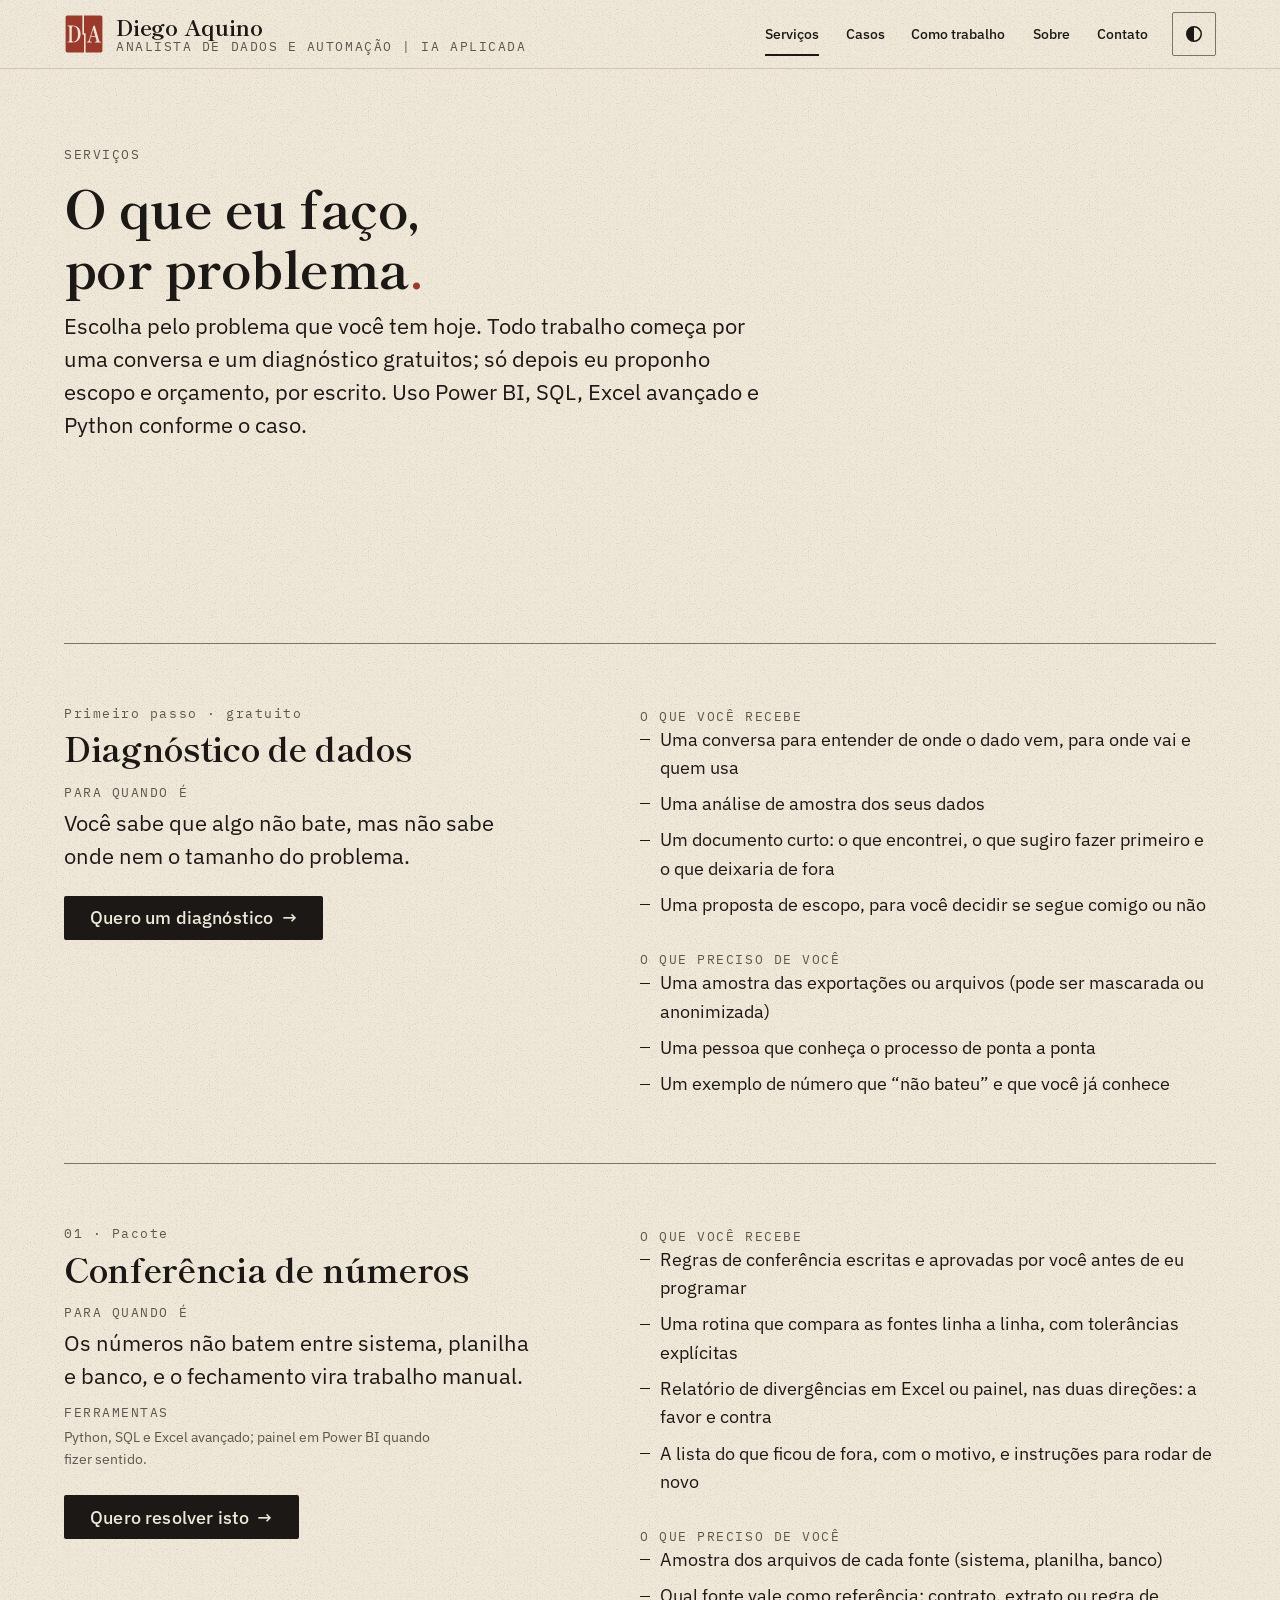
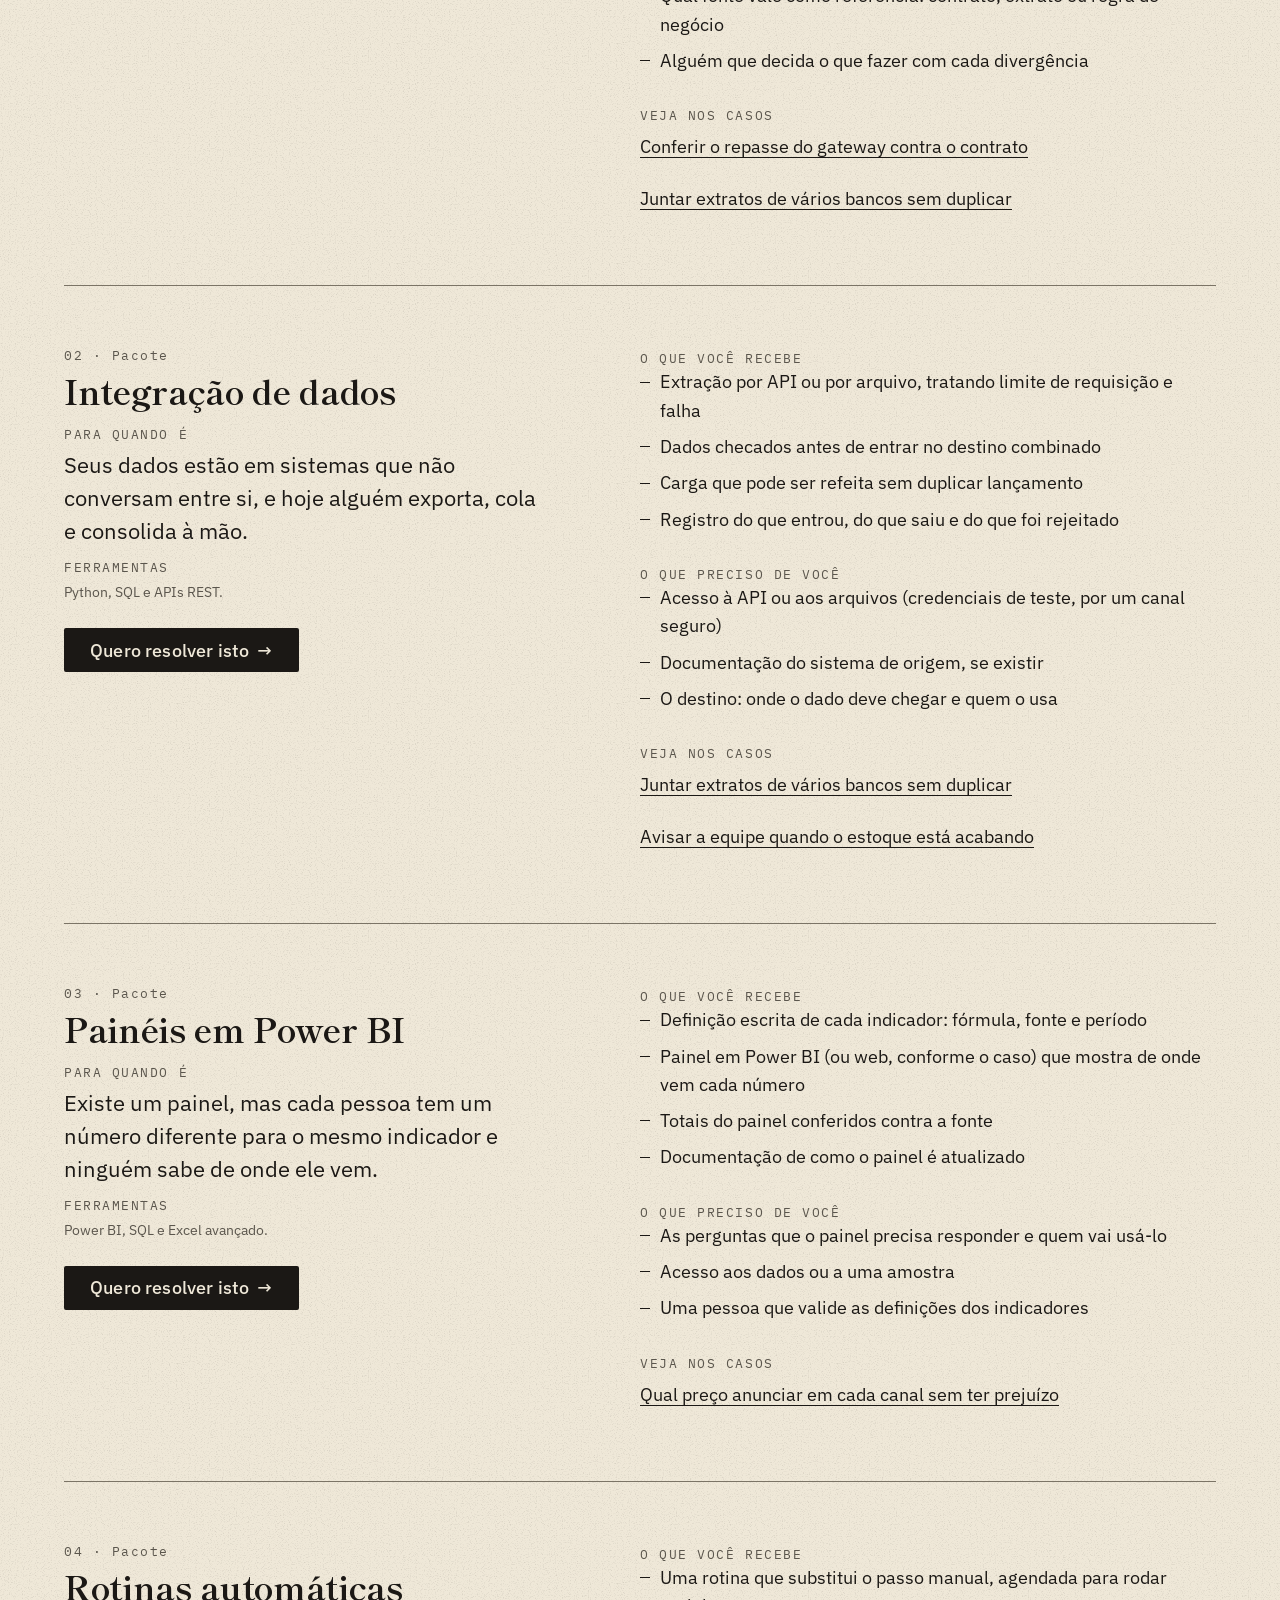
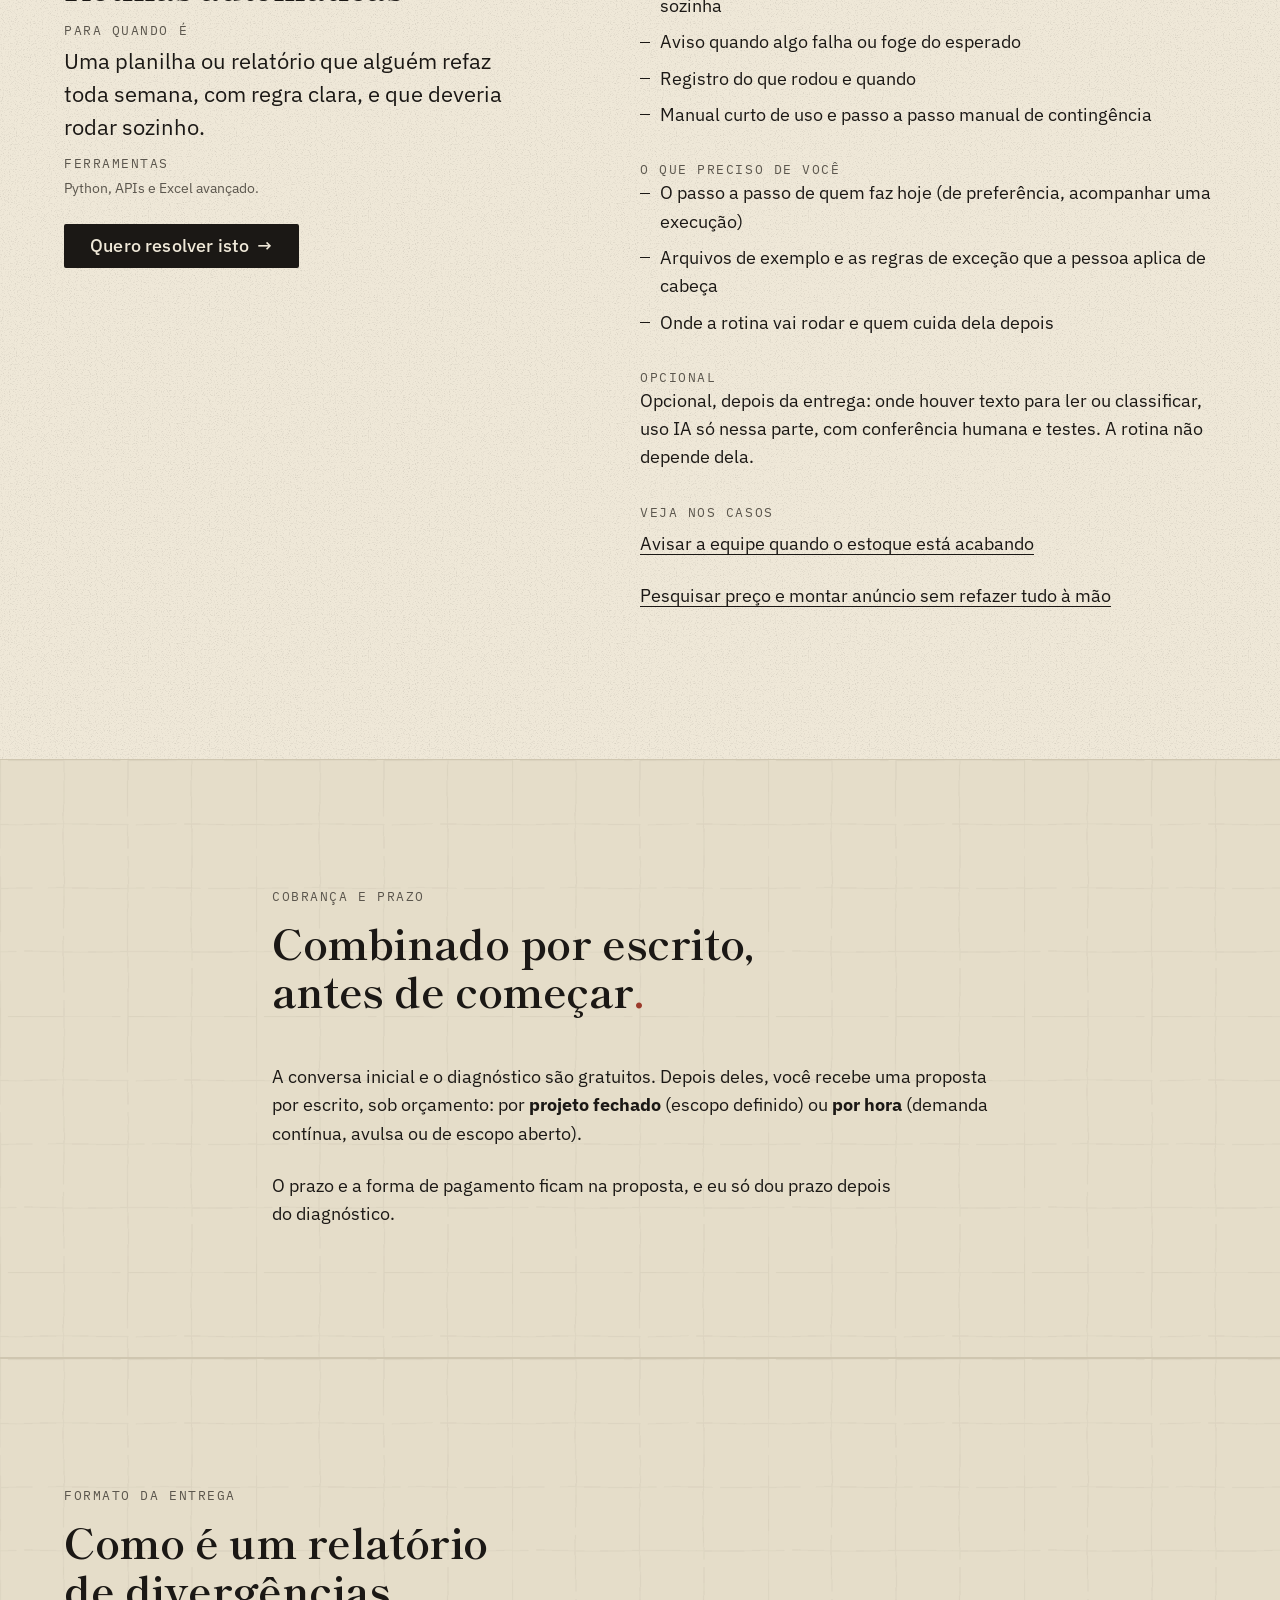
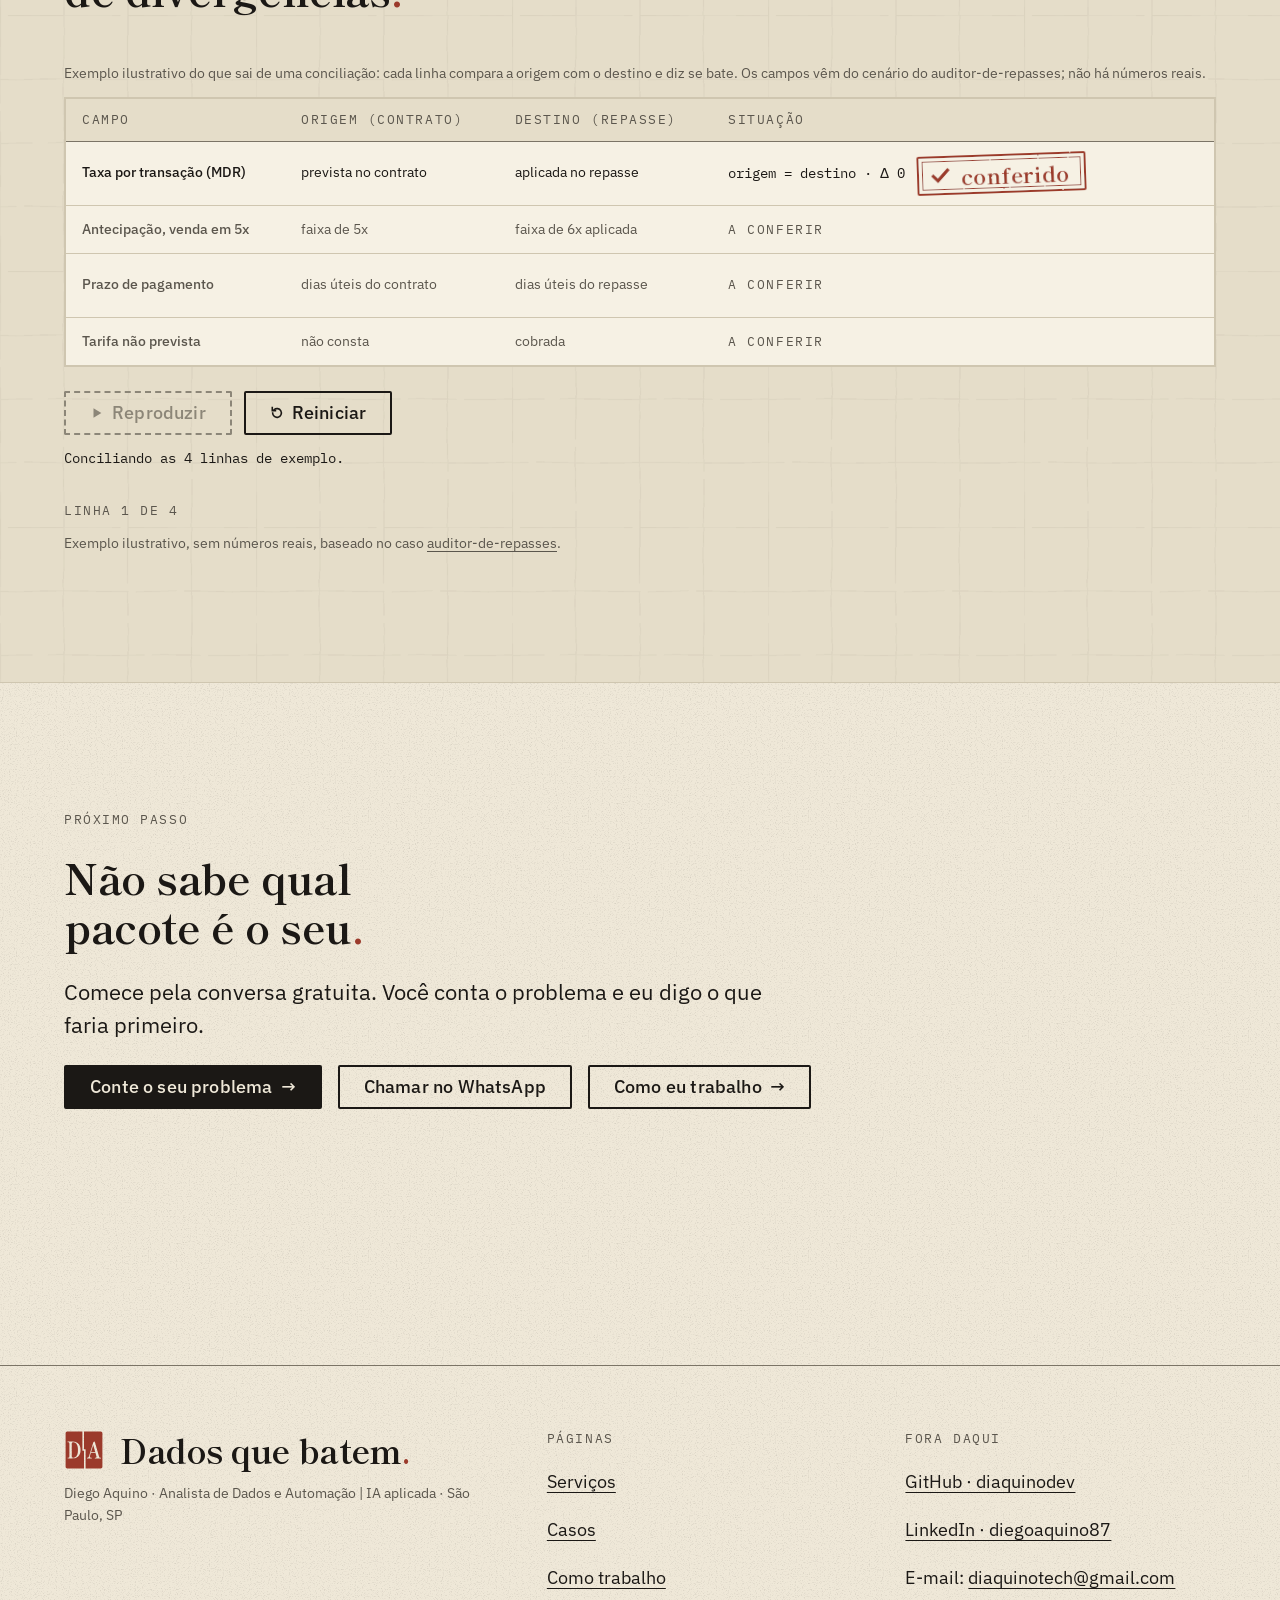
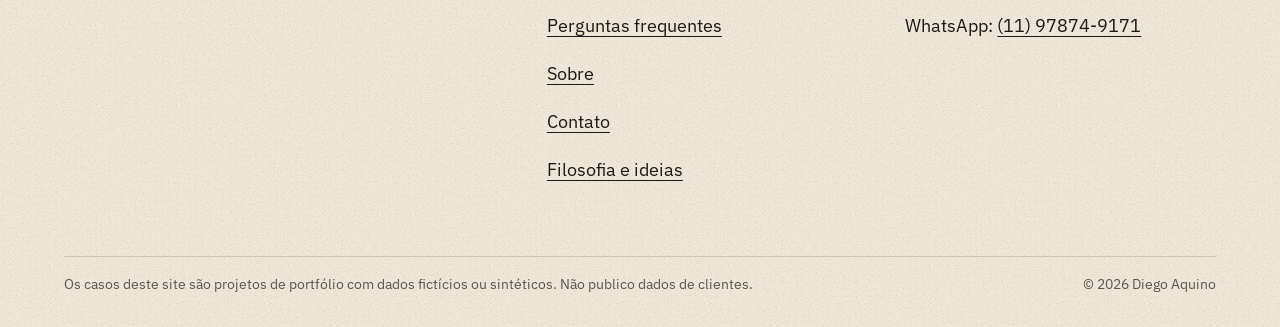
<file: servicos.html>
<!doctype html>
<html lang="pt-BR">
<head>
<meta charset="utf-8">
<meta name="viewport" content="width=device-width, initial-scale=1">
<title>Serviços · Diego Aquino · Analista de Dados e Automação | IA aplicada</title>
<meta name="description" content="Quatro pacotes por problema: conferência de números, integração de dados, painéis em Power BI e rotinas automáticas. Diagnóstico gratuito.">
<link rel="canonical" href="https://diaquinodev.github.io/servicos.html">
<meta name="color-scheme" content="light dark">
<meta name="theme-color" content="#EFE8D8" media="(prefers-color-scheme: light)">
<meta name="theme-color" content="#1B1815" media="(prefers-color-scheme: dark)">
<meta property="og:type" content="website">
<meta property="og:site_name" content="Diego Aquino · Dados que batem.">
<meta property="og:title" content="Serviços · Diego Aquino · Analista de Dados e Automação | IA aplicada">
<meta property="og:description" content="Quatro pacotes por problema: conferência de números, integração de dados, painéis em Power BI e rotinas automáticas. Diagnóstico gratuito.">
<meta property="og:url" content="https://diaquinodev.github.io/servicos.html">
<meta property="og:locale" content="pt_BR">
<meta property="og:image" content="https://diaquinodev.github.io/assets/og.png">
<meta property="og:image:width" content="1200">
<meta property="og:image:height" content="630">
<meta property="og:image:alt" content="Selo DA e o texto Dados que batem. Diego Aquino, Analista de Dados e Automação | IA aplicada">
<meta name="twitter:card" content="summary_large_image">
<meta name="twitter:image" content="https://diaquinodev.github.io/assets/og.png">
<link rel="icon" href="assets/icones/favicon.svg" type="image/svg+xml">
<link rel="icon" href="assets/icones/favicon_32.png" sizes="32x32" type="image/png">
<link rel="apple-touch-icon" href="assets/icones/apple-touch-icon.png">
<link rel="preload" href="assets/fontes/shippori-mincho-700.woff2" as="font" type="font/woff2" crossorigin>
<link rel="preload" href="assets/fontes/plex-sans-var.woff2" as="font" type="font/woff2" crossorigin>
<link rel="stylesheet" href="css/tokens.css">
<link rel="stylesheet" href="css/base.css">
<link rel="stylesheet" href="css/componentes.css">
<link rel="stylesheet" href="css/site.css">
<link rel="stylesheet" href="css/movimento.css">
<link rel="stylesheet" href="css/imagens.css">
<link rel="stylesheet" href="css/conciliacao.css">
<script src="js/tema.js"></script>
</head>
<body>
<svg xmlns="http://www.w3.org/2000/svg" width="0" height="0" style="position:absolute" aria-hidden="true" focusable="false">
<symbol id="selo-da" viewBox="0 0 100 100"><path fill="currentColor" fill-rule="evenodd" d="M7.48 4.03L6.96 4.14L6.47 4.3L6 4.54L5.56 4.83L5.17 5.17L4.83 5.56L4.54 6L4.3 6.47L4.14 6.96L4.03 7.48L4 8L4 92L4.03 92.52L4.14 93.04L4.3 93.53L4.54 94L4.83 94.44L5.17 94.83L5.56 95.17L6 95.46L6.47 95.7L6.96 95.86L7.48 95.97L8 96L50 96L50 52L46 52L46 4L8 4ZM8.69 70.15L8.73 69.78L8.89 69.55L10.11 69.51L11.01 69.35L11.41 69.22L11.97 68.95L12.6 68.45L12.98 67.91L13.26 67.22L13.44 66.37L13.53 64.98L13.53 34.96L13.44 33.58L13.26 32.72L13.09 32.25L12.87 31.84L12.46 31.36L11.79 30.9L11.01 30.59L10.11 30.44L8.89 30.39L8.77 30.23L8.69 29.88L8.7 29.44L8.79 29.17L8.89 29.09L9.01 29.06L17.81 29L22.66 29.04L25.35 29.16L26.46 29.3L27.57 29.53L29.21 30.02L30.3 30.45L31.39 30.96L33 31.88L34.52 33.01L35.93 34.36L37.23 35.93L38.41 37.72L39.13 39.03L39.45 39.73L40.02 41.19L40.48 42.75L40.68 43.57L40.99 45.28L41.26 48.04L41.3 50.99L41.2 52.88L40.85 55.55L40.48 57.2L40.26 57.99L39.75 59.5L39.13 60.91L38.03 62.84L37.23 64.01L35.93 65.58L34.52 66.93L33.52 67.71L32.47 68.39L30.85 69.25L29.21 69.92L27.57 70.41L25.9 70.72L23.19 70.93L18.8 71L13.07 70.96L8.94 70.88L8.82 70.82L8.75 70.69ZM92 96L92.52 95.97L93.04 95.86L93.53 95.7L94 95.46L94.44 95.17L94.83 94.83L95.17 94.44L95.46 94L95.7 93.53L95.86 93.04L95.97 92.52L96 92L96 8L95.97 7.48L95.86 6.96L95.7 6.47L95.46 6L95.17 5.56L94.83 5.17L94.44 4.83L94 4.54L93.53 4.3L93.04 4.14L92.52 4.03L92 4L50 4L50 48L54 48L54 96ZM92.68 70.33L92.61 70.83L92.54 70.95L92.4 71L77.32 71L77.18 70.97L77.05 70.78L77 70.38L77.04 69.94L77.16 69.71L77.27 69.66L78.13 69.59L79.08 69.44L79.86 69.22L80.34 69.01L80.73 68.75L81.02 68.42L81.22 68.02L81.33 67.55L81.31 66.69L81.07 65.48L78.6 56.85L67.18 56.85L64.87 64.86L64.73 65.77L64.73 66.81L64.8 67.23L65.08 67.97L65.54 68.58L66.19 69.05L67.02 69.39L67.51 69.51L68.04 69.59L69.28 69.66L69.38 69.71L69.47 69.88L69.52 70.24L69.5 70.66L69.41 70.91L69.24 71L57.64 71L57.51 70.97L57.4 70.86L57.34 70.62L57.32 70.24L57.36 69.94L57.45 69.74L57.6 69.66L58.49 69.56L59.12 69.37L59.92 68.95L60.51 68.51L61.07 67.95L61.58 67.27L62.05 66.45L62.47 65.5L62.73 64.79L73.51 30.06L76.54 29L76.82 29.08L77.03 29.31L85.54 59.19L87 64.14L87.72 66.31L88.1 67.22L88.48 67.92L88.88 68.47L89.3 68.9L89.88 69.27L90.54 69.49L91.38 69.61L92.48 69.67L92.63 69.88ZM23.58 69.18L24.68 69.11L25.41 68.98L26.13 68.79L26.86 68.53L27.59 68.2L28.68 67.59L29.39 67.09L30.4 66.12L31.03 65.33L31.93 63.95L32.77 62.32L33.28 61.09L33.72 59.74L34.09 58.26L34.39 56.65L34.7 53.99L34.81 52.06L34.84 50L34.81 47.92L34.7 45.98L34.39 43.31L34.09 41.69L33.72 40.21L33.28 38.85L32.49 37.05L31.64 35.51L31.03 34.61L30.07 33.48L29.39 32.86L28.31 32.13L27.23 31.57L26.5 31.28L25.77 31.05L24.68 30.83L23.25 30.76L22.4 30.8L21.43 30.96L20.85 31.16L20.38 31.44L20.02 31.81L19.75 32.27L19.55 32.85L19.43 33.54L19.39 34.34L19.39 65.61L19.43 66.43L19.61 67.33L19.92 68.03L20.25 68.42L20.68 68.71L21.43 68.99L22.4 69.15ZM78.05 54.78L73.05 37.22L67.78 54.78Z"/></symbol>
<filter id="rugoso" x="-5%" y="-5%" width="110%" height="110%"><feTurbulence type="fractalNoise" baseFrequency="0.9" numOctaves="2" seed="7" result="n"/><feDisplacementMap in="SourceGraphic" in2="n" scale="1.6" xChannelSelector="R" yChannelSelector="G"/></filter>
</svg>
<a class="pular" href="#conteudo">Pular para o conteúdo</a>
<header class="cabecalho">
  <div class="container cabecalho__interno">
    <a class="cabecalho__marca" href="index.html" aria-label="Diego Aquino, Analista de Dados: página inicial">
      <svg class="selo" aria-hidden="true" focusable="false"><use href="#selo-da"/></svg>
      <span class="cabecalho__nome">Diego Aquino<span class="cabecalho__papel">Analista de Dados e Automação | IA aplicada</span></span>
    </a>
    <nav class="nav" aria-label="Principal"><ul><li><a href="servicos.html" aria-current="page">Serviços</a></li><li><a href="projetos.html">Casos</a></li><li><a href="como-trabalho.html">Como trabalho</a></li><li><a href="sobre.html">Sobre</a></li><li><a href="contato.html">Contato</a></li></ul></nav>
    <button class="alternar-tema" type="button" aria-pressed="false"><span class="sr-only">Modo escuro</span><svg viewBox="0 0 20 20" aria-hidden="true" focusable="false"><circle cx="10" cy="10" r="7.25" fill="none" stroke="currentColor" stroke-width="1.5"/><path d="M10 2.75a7.25 7.25 0 0 0 0 14.5z" fill="currentColor"/></svg></button>
  </div>
</header>
<main id="conteudo">
<section class="secao secao--compacta" aria-labelledby="t-pagina">
  <div class="container">
    <div class="cabeca-secao">
      <p class="rotulo">Serviços</p>
      <h1 id="t-pagina">O que eu faço, por problema<span class="ponto">.</span></h1>
      <p class="lead">Escolha pelo problema que você tem hoje. Todo trabalho começa por uma conversa e um diagnóstico gratuitos; só depois eu proponho escopo e orçamento, por escrito. Uso Power BI, SQL, Excel avançado e Python conforme o caso.</p>
    </div>
  </div>
</section>
<section class="secao secao--compacta" aria-label="Pacotes de serviço">
  <div class="container"><article class="servico pacote pacote--diag" id="diagnostico" aria-labelledby="h-diagnostico">
  <div>
    <p class="servico__n">Primeiro passo · gratuito</p>
    <h2 class="servico__titulo" id="h-diagnostico">Diagnóstico de dados</h2>
    <p class="servico__para"><span class="rotulo">Para quando é</span>Você sabe que algo não bate, mas não sabe onde nem o tamanho do problema.</p>
    <div class="servico__cta"><a class="botao botao--primario" href="contato.html?assunto=diagnostico">Quero um diagnóstico</a></div>
  </div>
  <div class="servico__detalhes">
    <div><h3>O que você recebe</h3><ul><li>Uma conversa para entender de onde o dado vem, para onde vai e quem usa</li><li>Uma análise de amostra dos seus dados</li><li>Um documento curto: o que encontrei, o que sugiro fazer primeiro e o que deixaria de fora</li><li>Uma proposta de escopo, para você decidir se segue comigo ou não</li></ul></div>
    <div><h3>O que preciso de você</h3><ul><li>Uma amostra das exportações ou arquivos (pode ser mascarada ou anonimizada)</li><li>Uma pessoa que conheça o processo de ponta a ponta</li><li>Um exemplo de número que “não bateu” e que você já conhece</li></ul></div>
  </div>
</article><article class="servico pacote" id="conciliacao" aria-labelledby="h-conciliacao">
  <div>
    <p class="servico__n">01 · Pacote</p>
    <h2 class="servico__titulo" id="h-conciliacao">Conferência de números</h2>
    <p class="servico__para"><span class="rotulo">Para quando é</span>Os números não batem entre sistema, planilha e banco, e o fechamento vira trabalho manual.</p>
    <p class="servico__ferr"><span class="rotulo">Ferramentas</span>Python, SQL e Excel avançado; painel em Power BI quando fizer sentido.</p>
    <div class="servico__cta"><a class="botao botao--primario" href="contato.html?assunto=conciliacao">Quero resolver isto</a></div>
  </div>
  <div class="servico__detalhes">
    <div><h3>O que você recebe</h3><ul><li>Regras de conferência escritas e aprovadas por você antes de eu programar</li><li>Uma rotina que compara as fontes linha a linha, com tolerâncias explícitas</li><li>Relatório de divergências em Excel ou painel, nas duas direções: a favor e contra</li><li>A lista do que ficou de fora, com o motivo, e instruções para rodar de novo</li></ul></div>
    <div><h3>O que preciso de você</h3><ul><li>Amostra dos arquivos de cada fonte (sistema, planilha, banco)</li><li>Qual fonte vale como referência: contrato, extrato ou regra de negócio</li><li>Alguém que decida o que fazer com cada divergência</li></ul></div>
    
    <div><h3>Veja nos casos</h3><ul class="casos-links"><li><a href="projetos.html#auditor-de-repasses">Conferir o repasse do gateway contra o contrato</a></li><li><a href="projetos.html#conciliacao-bancaria-automacao">Juntar extratos de vários bancos sem duplicar</a></li></ul></div>
  </div>
</article><article class="servico pacote" id="pipelines" aria-labelledby="h-pipelines">
  <div>
    <p class="servico__n">02 · Pacote</p>
    <h2 class="servico__titulo" id="h-pipelines">Integração de dados</h2>
    <p class="servico__para"><span class="rotulo">Para quando é</span>Seus dados estão em sistemas que não conversam entre si, e hoje alguém exporta, cola e consolida à mão.</p>
    <p class="servico__ferr"><span class="rotulo">Ferramentas</span>Python, SQL e APIs REST.</p>
    <div class="servico__cta"><a class="botao botao--primario" href="contato.html?assunto=pipelines">Quero resolver isto</a></div>
  </div>
  <div class="servico__detalhes">
    <div><h3>O que você recebe</h3><ul><li>Extração por API ou por arquivo, tratando limite de requisição e falha</li><li>Dados checados antes de entrar no destino combinado</li><li>Carga que pode ser refeita sem duplicar lançamento</li><li>Registro do que entrou, do que saiu e do que foi rejeitado</li></ul></div>
    <div><h3>O que preciso de você</h3><ul><li>Acesso à API ou aos arquivos (credenciais de teste, por um canal seguro)</li><li>Documentação do sistema de origem, se existir</li><li>O destino: onde o dado deve chegar e quem o usa</li></ul></div>
    
    <div><h3>Veja nos casos</h3><ul class="casos-links"><li><a href="projetos.html#conciliacao-bancaria-automacao">Juntar extratos de vários bancos sem duplicar</a></li><li><a href="projetos.html#wms-bling">Avisar a equipe quando o estoque está acabando</a></li></ul></div>
  </div>
</article><article class="servico pacote" id="dashboards" aria-labelledby="h-dashboards">
  <div>
    <p class="servico__n">03 · Pacote</p>
    <h2 class="servico__titulo" id="h-dashboards">Painéis em Power BI</h2>
    <p class="servico__para"><span class="rotulo">Para quando é</span>Existe um painel, mas cada pessoa tem um número diferente para o mesmo indicador e ninguém sabe de onde ele vem.</p>
    <p class="servico__ferr"><span class="rotulo">Ferramentas</span>Power BI, SQL e Excel avançado.</p>
    <div class="servico__cta"><a class="botao botao--primario" href="contato.html?assunto=dashboards">Quero resolver isto</a></div>
  </div>
  <div class="servico__detalhes">
    <div><h3>O que você recebe</h3><ul><li>Definição escrita de cada indicador: fórmula, fonte e período</li><li>Painel em Power BI (ou web, conforme o caso) que mostra de onde vem cada número</li><li>Totais do painel conferidos contra a fonte</li><li>Documentação de como o painel é atualizado</li></ul></div>
    <div><h3>O que preciso de você</h3><ul><li>As perguntas que o painel precisa responder e quem vai usá-lo</li><li>Acesso aos dados ou a uma amostra</li><li>Uma pessoa que valide as definições dos indicadores</li></ul></div>
    
    <div><h3>Veja nos casos</h3><ul class="casos-links"><li><a href="projetos.html#dashboard-precificacao">Qual preço anunciar em cada canal sem ter prejuízo</a></li></ul></div>
  </div>
</article><article class="servico pacote" id="automacao" aria-labelledby="h-automacao">
  <div>
    <p class="servico__n">04 · Pacote</p>
    <h2 class="servico__titulo" id="h-automacao">Rotinas automáticas</h2>
    <p class="servico__para"><span class="rotulo">Para quando é</span>Uma planilha ou relatório que alguém refaz toda semana, com regra clara, e que deveria rodar sozinho.</p>
    <p class="servico__ferr"><span class="rotulo">Ferramentas</span>Python, APIs e Excel avançado.</p>
    <div class="servico__cta"><a class="botao botao--primario" href="contato.html?assunto=automacao">Quero resolver isto</a></div>
  </div>
  <div class="servico__detalhes">
    <div><h3>O que você recebe</h3><ul><li>Uma rotina que substitui o passo manual, agendada para rodar sozinha</li><li>Aviso quando algo falha ou foge do esperado</li><li>Registro do que rodou e quando</li><li>Manual curto de uso e passo a passo manual de contingência</li></ul></div>
    <div><h3>O que preciso de você</h3><ul><li>O passo a passo de quem faz hoje (de preferência, acompanhar uma execução)</li><li>Arquivos de exemplo e as regras de exceção que a pessoa aplica de cabeça</li><li>Onde a rotina vai rodar e quem cuida dela depois</li></ul></div>
    <div><h3>Opcional</h3><p>Opcional, depois da entrega: onde houver texto para ler ou classificar, uso IA só nessa parte, com conferência humana e testes. A rotina não depende dela.</p></div>
    <div><h3>Veja nos casos</h3><ul class="casos-links"><li><a href="projetos.html#wms-bling">Avisar a equipe quando o estoque está acabando</a></li><li><a href="projetos.html#radar-marketplace">Pesquisar preço e montar anúncio sem refazer tudo à mão</a></li></ul></div>
  </div>
</article></div>
</section>
<section class="secao secao--baixa" aria-labelledby="t-cobranca">
  <div class="container container--estreito pilha">
    <div class="cabeca-secao"><p class="rotulo">Cobrança e prazo</p><h2 id="t-cobranca">Combinado por escrito, antes de começar<span class="ponto">.</span></h2></div>
    <p>A conversa inicial e o diagnóstico são gratuitos. Depois deles, você recebe uma proposta por escrito, sob orçamento: por <strong>projeto fechado</strong> (escopo definido) ou <strong>por hora</strong> (demanda contínua, avulsa ou de escopo aberto).</p>
    <p>O prazo e a forma de pagamento ficam na proposta, e eu só dou prazo depois do diagnóstico.</p>
  </div>
</section>
<section class="secao secao--baixa" aria-labelledby="t-od">
  <div class="container pilha pilha--lg">
    <div class="cabeca-secao cabeca-secao--solta"><p class="rotulo">Formato da entrega</p><h2 id="t-od">Como é um relatório de divergências<span class="ponto">.</span></h2></div>
    <div class="od" id="conciliacao-relatorio" data-conciliacao data-estado="concluido" data-total="4" data-ok="2" data-div="2">
  <table class="tabela-od od__tabela">
    <caption>Exemplo ilustrativo do que sai de uma conciliação: cada linha compara a origem com o destino e diz se bate. Os campos vêm do cenário do auditor-de-repasses; não há números reais.</caption>
    <thead><tr><th scope="col">Campo</th><th scope="col">Origem (contrato)</th><th scope="col">Destino (repasse)</th><th scope="col">Situação</th></tr></thead>
    <tbody>
    <tr data-estado="conferido" data-final="conferido"><th scope="row">Taxa por transação (MDR)</th><td data-rotulo="Origem (contrato)">prevista no contrato</td><td data-rotulo="Destino (repasse)">aplicada no repasse</td><td data-rotulo="Situação"><span class="od-sit"><span class="od-sit__pend">a conferir</span><span class="od-sit__ing">conferindo…</span><span class="od-sit__fim"><span class="od-sit__res">origem = destino · Δ 0</span><span class="conferido"><svg class="conferido__marca" viewBox="0 0 16 16" aria-hidden="true" focusable="false"><path d="M2.5 8.5 6 12l7.5-8" fill="none" stroke="currentColor" stroke-width="2.4" stroke-linecap="square"/></svg>conferido</span></span></span></td></tr>
    <tr data-estado="divergente" data-final="divergente"><th scope="row">Antecipação, venda em 5x</th><td data-rotulo="Origem (contrato)">faixa de 5x</td><td data-rotulo="Destino (repasse)">faixa de 6x aplicada</td><td data-rotulo="Situação"><span class="od-sit"><span class="od-sit__pend">a conferir</span><span class="od-sit__ing">conferindo…</span><span class="od-sit__fim"><span class="od-sit__res">origem ≠ destino · Δ ≠ 0</span><span class="situacao situacao--diverge od-sit__rot">divergente · em análise</span></span></span></td></tr>
    <tr data-estado="conferido" data-final="conferido"><th scope="row">Prazo de pagamento</th><td data-rotulo="Origem (contrato)">dias úteis do contrato</td><td data-rotulo="Destino (repasse)">dias úteis do repasse</td><td data-rotulo="Situação"><span class="od-sit"><span class="od-sit__pend">a conferir</span><span class="od-sit__ing">conferindo…</span><span class="od-sit__fim"><span class="od-sit__res">origem = destino · Δ 0</span><span class="conferido"><svg class="conferido__marca" viewBox="0 0 16 16" aria-hidden="true" focusable="false"><path d="M2.5 8.5 6 12l7.5-8" fill="none" stroke="currentColor" stroke-width="2.4" stroke-linecap="square"/></svg>conferido</span></span></span></td></tr>
    <tr data-estado="divergente" data-final="divergente"><th scope="row">Tarifa não prevista</th><td data-rotulo="Origem (contrato)">não consta</td><td data-rotulo="Destino (repasse)">cobrada</td><td data-rotulo="Situação"><span class="od-sit"><span class="od-sit__pend">a conferir</span><span class="od-sit__ing">conferindo…</span><span class="od-sit__fim"><span class="od-sit__res">origem ≠ destino · Δ ≠ 0</span><span class="situacao situacao--diverge od-sit__rot">divergente · em análise</span></span></span></td></tr>
    </tbody>
  </table>
  <div class="od__rodape">
    <div class="od__comando">
      <div class="od__controles" role="group" aria-label="Controles da conciliação de exemplo">
        <button type="button" class="botao botao--primario botao--sem-seta od__btn" data-od="reproduzir"><svg viewBox="0 0 16 16" width="14" height="14" aria-hidden="true" focusable="false"><path d="M4 2.5v11l9-5.5z" fill="currentColor"/></svg><span>Reproduzir</span></button>
        <button type="button" class="botao botao--secundario botao--sem-seta od__btn" data-od="reiniciar"><svg viewBox="0 0 16 16" width="14" height="14" aria-hidden="true" focusable="false"><path d="M3 8a5 5 0 1 0 1.6-3.7" fill="none" stroke="currentColor" stroke-width="1.8" stroke-linecap="square"/><path d="M2.6 1.8v3.6h3.6" fill="none" stroke="currentColor" stroke-width="1.8" stroke-linecap="square"/></svg><span>Reiniciar</span></button>
      </div>
      <p class="od__estado" role="status" aria-live="polite" aria-atomic="true" data-fim="Conciliação concluída: 2 linhas conferidas e 2 divergentes em análise. Exemplo ilustrativo, sem números reais.">Conciliação concluída: 2 linhas conferidas e 2 divergentes em análise. Exemplo ilustrativo, sem números reais.</p>
      <p class="od__linha" aria-hidden="true"></p>
    </div>
    <svg class="selo od__selo" aria-hidden="true" focusable="false"><use href="#selo-da"/></svg>
  </div>
</div>
    <p class="tabela-od__nota">Exemplo ilustrativo, sem números reais, baseado no caso <a href="projetos.html#auditor-de-repasses">auditor-de-repasses</a>.</p>
  </div>
</section>
<section class="secao" aria-labelledby="t-cta">
  <div class="container faixa-cta">
    <p class="rotulo">Próximo passo</p>
    <h2 id="t-cta">Não sabe qual pacote é o seu<span class="ponto">.</span></h2>
    <p class="lead">Comece pela conversa gratuita. Você conta o problema e eu digo o que faria primeiro.</p>
    <div class="cluster"><a class="botao botao--primario" href="contato.html?assunto=diagnostico">Conte o seu problema</a><a class="botao botao--secundario botao--sem-seta" href="https://wa.me/5511978749171?text=Ol%C3%A1%2C%20Diego%21%20Vi%20o%20seu%20site%20e%20quero%20conversar%20sobre%20um%20problema%20com%20dados." rel="noopener" target="_blank">Chamar no WhatsApp</a><a class="botao botao--secundario" href="como-trabalho.html">Como eu trabalho</a></div>
  </div>
</section>
</main>
<footer class="rodape">
  <div class="container">
    <div class="rodape__grade">
      <div class="pilha pilha--sm">
        <div class="rodape__marca"><svg class="selo" aria-hidden="true" focusable="false"><use href="#selo-da"/></svg><p class="rodape__assina">Dados que batem<span class="ponto">.</span></p></div>
        <p class="texto-2 miudo">Diego Aquino · Analista de Dados e Automação | IA aplicada · São Paulo, SP</p>
      </div>
      <nav aria-label="Rodapé: páginas">
        <h2>Páginas</h2>
        <ul>
          <li><a href="servicos.html">Serviços</a></li>
          <li><a href="projetos.html">Casos</a></li>
          <li><a href="como-trabalho.html">Como trabalho</a></li>
          <li><a href="como-trabalho.html#faq">Perguntas frequentes</a></li>
          <li><a href="sobre.html">Sobre</a></li>
          <li><a href="contato.html">Contato</a></li>
          <li><a href="filosofia.html">Filosofia e ideias</a></li>
        </ul>
      </nav>
      <div>
        <h2>Fora daqui</h2>
        <ul>
          <li><a href="https://github.com/diaquinodev" rel="me noopener">GitHub · diaquinodev</a></li>
          <li><a href="https://linkedin.com/in/diegoaquino87" rel="me noopener">LinkedIn · diegoaquino87</a></li>
          <li>E-mail: <a href="mailto:diaquinotech@gmail.com">diaquinotech@gmail.com</a></li>
          <li>WhatsApp: <a href="https://wa.me/5511978749171?text=Ol%C3%A1%2C%20Diego%21%20Vi%20o%20seu%20site%20e%20quero%20conversar%20sobre%20um%20problema%20com%20dados." rel="noopener" target="_blank">(11) 97874-9171</a></li>
        </ul>
      </div>
    </div>
    <div class="rodape__fim">
      <p>Os casos deste site são projetos de portfólio com dados fictícios ou sintéticos. Não publico dados de clientes.</p>
      <p>© 2026 Diego Aquino</p>
    </div>
  </div>
</footer>
<script src="js/conciliacao.js"></script>
<script src="js/movimento.js" defer></script>
</body>
</html>
</file>
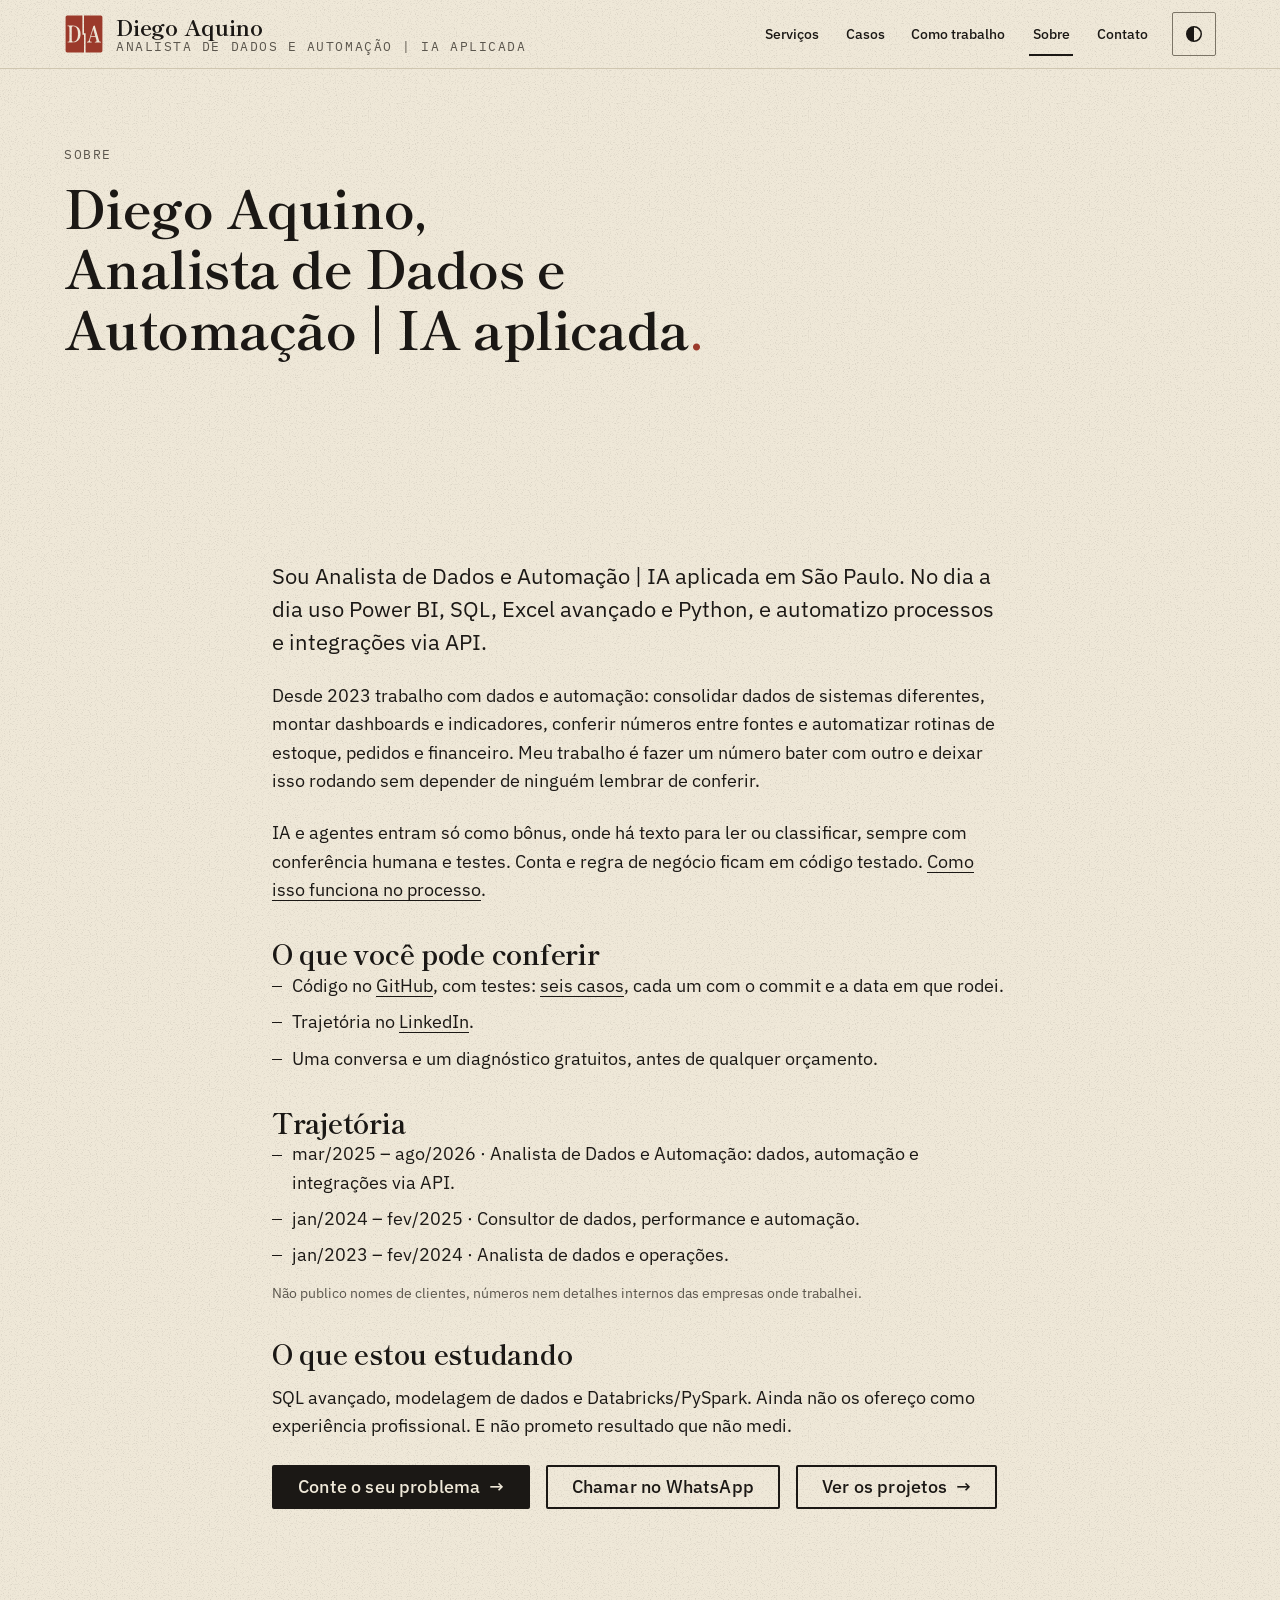
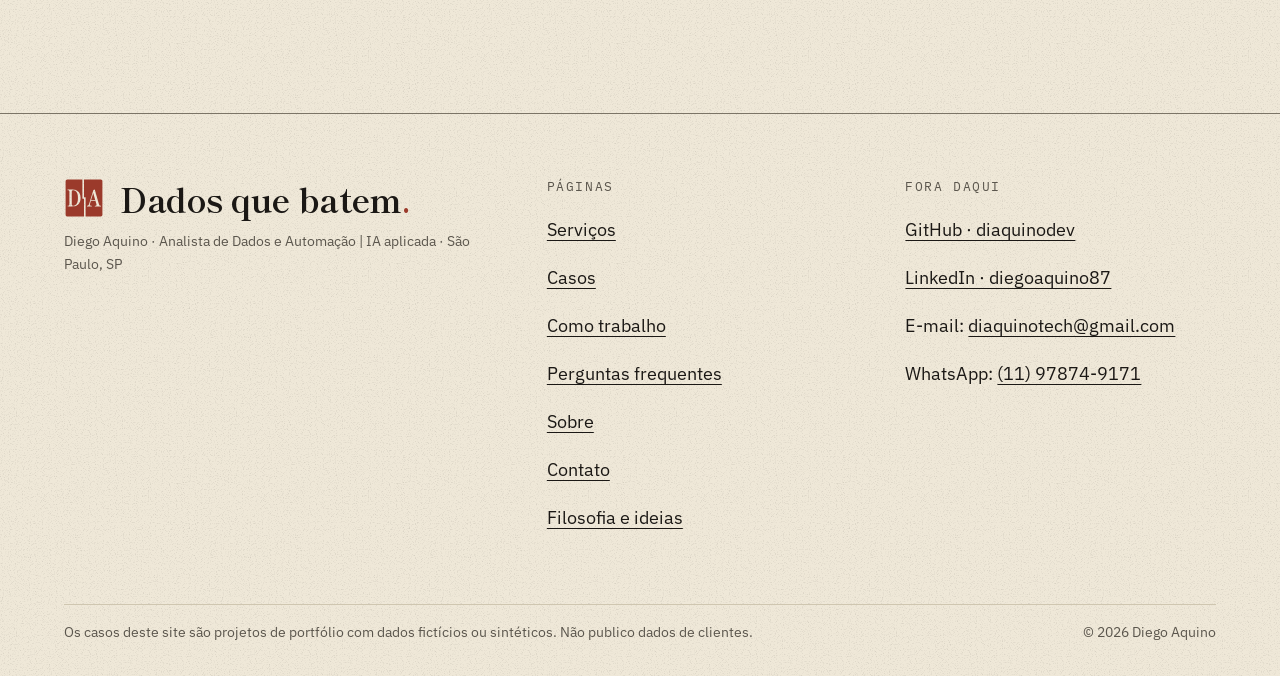
<file: sobre.html>
<!doctype html>
<html lang="pt-BR">
<head>
<meta charset="utf-8">
<meta name="viewport" content="width=device-width, initial-scale=1">
<title>Sobre · Diego Aquino · Analista de Dados e Automação | IA aplicada</title>
<meta name="description" content="Diego Aquino, Analista de Dados e Automação | IA aplicada em São Paulo: Power BI, SQL, Excel avançado, Python e automação. O que faço, o que dá para conferir e o que estudo.">
<link rel="canonical" href="https://diaquinodev.github.io/sobre.html">
<meta name="color-scheme" content="light dark">
<meta name="theme-color" content="#EFE8D8" media="(prefers-color-scheme: light)">
<meta name="theme-color" content="#1B1815" media="(prefers-color-scheme: dark)">
<meta property="og:type" content="website">
<meta property="og:site_name" content="Diego Aquino · Dados que batem.">
<meta property="og:title" content="Sobre · Diego Aquino · Analista de Dados e Automação | IA aplicada">
<meta property="og:description" content="Diego Aquino, Analista de Dados e Automação | IA aplicada em São Paulo: Power BI, SQL, Excel avançado, Python e automação. O que faço, o que dá para conferir e o que estudo.">
<meta property="og:url" content="https://diaquinodev.github.io/sobre.html">
<meta property="og:locale" content="pt_BR">
<meta property="og:image" content="https://diaquinodev.github.io/assets/og.png">
<meta property="og:image:width" content="1200">
<meta property="og:image:height" content="630">
<meta property="og:image:alt" content="Selo DA e o texto Dados que batem. Diego Aquino, Analista de Dados e Automação | IA aplicada">
<meta name="twitter:card" content="summary_large_image">
<meta name="twitter:image" content="https://diaquinodev.github.io/assets/og.png">
<link rel="icon" href="assets/icones/favicon.svg" type="image/svg+xml">
<link rel="icon" href="assets/icones/favicon_32.png" sizes="32x32" type="image/png">
<link rel="apple-touch-icon" href="assets/icones/apple-touch-icon.png">
<link rel="preload" href="assets/fontes/shippori-mincho-700.woff2" as="font" type="font/woff2" crossorigin>
<link rel="preload" href="assets/fontes/plex-sans-var.woff2" as="font" type="font/woff2" crossorigin>
<link rel="stylesheet" href="css/tokens.css">
<link rel="stylesheet" href="css/base.css">
<link rel="stylesheet" href="css/componentes.css">
<link rel="stylesheet" href="css/site.css">
<link rel="stylesheet" href="css/movimento.css">
<link rel="stylesheet" href="css/imagens.css">
<script src="js/tema.js"></script>
</head>
<body>
<svg xmlns="http://www.w3.org/2000/svg" width="0" height="0" style="position:absolute" aria-hidden="true" focusable="false">
<symbol id="selo-da" viewBox="0 0 100 100"><path fill="currentColor" fill-rule="evenodd" d="M7.48 4.03L6.96 4.14L6.47 4.3L6 4.54L5.56 4.83L5.17 5.17L4.83 5.56L4.54 6L4.3 6.47L4.14 6.96L4.03 7.48L4 8L4 92L4.03 92.52L4.14 93.04L4.3 93.53L4.54 94L4.83 94.44L5.17 94.83L5.56 95.17L6 95.46L6.47 95.7L6.96 95.86L7.48 95.97L8 96L50 96L50 52L46 52L46 4L8 4ZM8.69 70.15L8.73 69.78L8.89 69.55L10.11 69.51L11.01 69.35L11.41 69.22L11.97 68.95L12.6 68.45L12.98 67.91L13.26 67.22L13.44 66.37L13.53 64.98L13.53 34.96L13.44 33.58L13.26 32.72L13.09 32.25L12.87 31.84L12.46 31.36L11.79 30.9L11.01 30.59L10.11 30.44L8.89 30.39L8.77 30.23L8.69 29.88L8.7 29.44L8.79 29.17L8.89 29.09L9.01 29.06L17.81 29L22.66 29.04L25.35 29.16L26.46 29.3L27.57 29.53L29.21 30.02L30.3 30.45L31.39 30.96L33 31.88L34.52 33.01L35.93 34.36L37.23 35.93L38.41 37.72L39.13 39.03L39.45 39.73L40.02 41.19L40.48 42.75L40.68 43.57L40.99 45.28L41.26 48.04L41.3 50.99L41.2 52.88L40.85 55.55L40.48 57.2L40.26 57.99L39.75 59.5L39.13 60.91L38.03 62.84L37.23 64.01L35.93 65.58L34.52 66.93L33.52 67.71L32.47 68.39L30.85 69.25L29.21 69.92L27.57 70.41L25.9 70.72L23.19 70.93L18.8 71L13.07 70.96L8.94 70.88L8.82 70.82L8.75 70.69ZM92 96L92.52 95.97L93.04 95.86L93.53 95.7L94 95.46L94.44 95.17L94.83 94.83L95.17 94.44L95.46 94L95.7 93.53L95.86 93.04L95.97 92.52L96 92L96 8L95.97 7.48L95.86 6.96L95.7 6.47L95.46 6L95.17 5.56L94.83 5.17L94.44 4.83L94 4.54L93.53 4.3L93.04 4.14L92.52 4.03L92 4L50 4L50 48L54 48L54 96ZM92.68 70.33L92.61 70.83L92.54 70.95L92.4 71L77.32 71L77.18 70.97L77.05 70.78L77 70.38L77.04 69.94L77.16 69.71L77.27 69.66L78.13 69.59L79.08 69.44L79.86 69.22L80.34 69.01L80.73 68.75L81.02 68.42L81.22 68.02L81.33 67.55L81.31 66.69L81.07 65.48L78.6 56.85L67.18 56.85L64.87 64.86L64.73 65.77L64.73 66.81L64.8 67.23L65.08 67.97L65.54 68.58L66.19 69.05L67.02 69.39L67.51 69.51L68.04 69.59L69.28 69.66L69.38 69.71L69.47 69.88L69.52 70.24L69.5 70.66L69.41 70.91L69.24 71L57.64 71L57.51 70.97L57.4 70.86L57.34 70.62L57.32 70.24L57.36 69.94L57.45 69.74L57.6 69.66L58.49 69.56L59.12 69.37L59.92 68.95L60.51 68.51L61.07 67.95L61.58 67.27L62.05 66.45L62.47 65.5L62.73 64.79L73.51 30.06L76.54 29L76.82 29.08L77.03 29.31L85.54 59.19L87 64.14L87.72 66.31L88.1 67.22L88.48 67.92L88.88 68.47L89.3 68.9L89.88 69.27L90.54 69.49L91.38 69.61L92.48 69.67L92.63 69.88ZM23.58 69.18L24.68 69.11L25.41 68.98L26.13 68.79L26.86 68.53L27.59 68.2L28.68 67.59L29.39 67.09L30.4 66.12L31.03 65.33L31.93 63.95L32.77 62.32L33.28 61.09L33.72 59.74L34.09 58.26L34.39 56.65L34.7 53.99L34.81 52.06L34.84 50L34.81 47.92L34.7 45.98L34.39 43.31L34.09 41.69L33.72 40.21L33.28 38.85L32.49 37.05L31.64 35.51L31.03 34.61L30.07 33.48L29.39 32.86L28.31 32.13L27.23 31.57L26.5 31.28L25.77 31.05L24.68 30.83L23.25 30.76L22.4 30.8L21.43 30.96L20.85 31.16L20.38 31.44L20.02 31.81L19.75 32.27L19.55 32.85L19.43 33.54L19.39 34.34L19.39 65.61L19.43 66.43L19.61 67.33L19.92 68.03L20.25 68.42L20.68 68.71L21.43 68.99L22.4 69.15ZM78.05 54.78L73.05 37.22L67.78 54.78Z"/></symbol>
<filter id="rugoso" x="-5%" y="-5%" width="110%" height="110%"><feTurbulence type="fractalNoise" baseFrequency="0.9" numOctaves="2" seed="7" result="n"/><feDisplacementMap in="SourceGraphic" in2="n" scale="1.6" xChannelSelector="R" yChannelSelector="G"/></filter>
</svg>
<a class="pular" href="#conteudo">Pular para o conteúdo</a>
<header class="cabecalho">
  <div class="container cabecalho__interno">
    <a class="cabecalho__marca" href="index.html" aria-label="Diego Aquino, Analista de Dados: página inicial">
      <svg class="selo" aria-hidden="true" focusable="false"><use href="#selo-da"/></svg>
      <span class="cabecalho__nome">Diego Aquino<span class="cabecalho__papel">Analista de Dados e Automação | IA aplicada</span></span>
    </a>
    <nav class="nav" aria-label="Principal"><ul><li><a href="servicos.html">Serviços</a></li><li><a href="projetos.html">Casos</a></li><li><a href="como-trabalho.html">Como trabalho</a></li><li><a href="sobre.html" aria-current="page">Sobre</a></li><li><a href="contato.html">Contato</a></li></ul></nav>
    <button class="alternar-tema" type="button" aria-pressed="false"><span class="sr-only">Modo escuro</span><svg viewBox="0 0 20 20" aria-hidden="true" focusable="false"><circle cx="10" cy="10" r="7.25" fill="none" stroke="currentColor" stroke-width="1.5"/><path d="M10 2.75a7.25 7.25 0 0 0 0 14.5z" fill="currentColor"/></svg></button>
  </div>
</header>
<main id="conteudo">
<section class="secao secao--compacta" aria-labelledby="t-pagina">
  <div class="container">
    <div class="cabeca-secao">
      <p class="rotulo">Sobre</p>
      <h1 id="t-pagina">Diego Aquino, Analista de Dados e Automação | IA aplicada<span class="ponto">.</span></h1>
    </div>
  </div>
</section>
<section class="secao secao--compacta" aria-label="Sobre mim">
  <div class="container container--estreito pilha">
    <p class="lead">Sou Analista de Dados e Automação | IA aplicada em São Paulo. No dia a dia uso Power BI, SQL, Excel avançado e Python, e automatizo processos e integrações via API.</p>
    <p>Desde 2023 trabalho com dados e automação: consolidar dados de sistemas diferentes, montar dashboards e indicadores, conferir números entre fontes e automatizar rotinas de estoque, pedidos e financeiro. Meu trabalho é fazer um número bater com outro e deixar isso rodando sem depender de ninguém lembrar de conferir.</p>
    <p>IA e agentes entram só como bônus, onde há texto para ler ou classificar, sempre com conferência humana e testes. Conta e regra de negócio ficam em código testado. <a href="como-trabalho.html#t-ia">Como isso funciona no processo</a>.</p>
    <div class="pilha pilha--sm espaco-topo">
      <h2 class="titulo--lg">O que você pode conferir</h2>
      <ul class="lista-simples">
        <li>Código no <a href="https://github.com/diaquinodev" rel="me noopener">GitHub</a>, com testes: <a href="projetos.html">seis casos</a>, cada um com o commit e a data em que rodei.</li>
        <li>Trajetória no <a href="https://linkedin.com/in/diegoaquino87" rel="me noopener">LinkedIn</a>.</li>
        <li>Uma conversa e um diagnóstico gratuitos, antes de qualquer orçamento.</li>
      </ul>
    </div>
    <div class="pilha pilha--sm espaco-topo">
      <h2 class="titulo--lg">Trajetória</h2>
      <ul class="lista-simples">
        <li>mar/2025 – ago/2026 · Analista de Dados e Automação: dados, automação e integrações via API.</li>
        <li>jan/2024 – fev/2025 · Consultor de dados, performance e automação.</li>
        <li>jan/2023 – fev/2024 · Analista de dados e operações.</li>
      </ul>
      <p class="texto-2 miudo">Não publico nomes de clientes, números nem detalhes internos das empresas onde trabalhei.</p>
    </div>
    <div class="pilha pilha--sm espaco-topo">
      <h2 class="titulo--lg">O que estou estudando</h2>
      <p>SQL avançado, modelagem de dados e Databricks/PySpark. Ainda não os ofereço como experiência profissional. E não prometo resultado que não medi.</p>
    </div>
    <div class="cluster"><a class="botao botao--primario" href="contato.html?assunto=diagnostico">Conte o seu problema</a><a class="botao botao--secundario botao--sem-seta" href="https://wa.me/5511978749171?text=Ol%C3%A1%2C%20Diego%21%20Vi%20o%20seu%20site%20e%20quero%20conversar%20sobre%20um%20problema%20com%20dados." rel="noopener" target="_blank">Chamar no WhatsApp</a><a class="botao botao--secundario" href="projetos.html">Ver os projetos</a></div>
  </div>
</section>
</main>
<footer class="rodape">
  <div class="container">
    <div class="rodape__grade">
      <div class="pilha pilha--sm">
        <div class="rodape__marca"><svg class="selo" aria-hidden="true" focusable="false"><use href="#selo-da"/></svg><p class="rodape__assina">Dados que batem<span class="ponto">.</span></p></div>
        <p class="texto-2 miudo">Diego Aquino · Analista de Dados e Automação | IA aplicada · São Paulo, SP</p>
      </div>
      <nav aria-label="Rodapé: páginas">
        <h2>Páginas</h2>
        <ul>
          <li><a href="servicos.html">Serviços</a></li>
          <li><a href="projetos.html">Casos</a></li>
          <li><a href="como-trabalho.html">Como trabalho</a></li>
          <li><a href="como-trabalho.html#faq">Perguntas frequentes</a></li>
          <li><a href="sobre.html">Sobre</a></li>
          <li><a href="contato.html">Contato</a></li>
          <li><a href="filosofia.html">Filosofia e ideias</a></li>
        </ul>
      </nav>
      <div>
        <h2>Fora daqui</h2>
        <ul>
          <li><a href="https://github.com/diaquinodev" rel="me noopener">GitHub · diaquinodev</a></li>
          <li><a href="https://linkedin.com/in/diegoaquino87" rel="me noopener">LinkedIn · diegoaquino87</a></li>
          <li>E-mail: <a href="mailto:diaquinotech@gmail.com">diaquinotech@gmail.com</a></li>
          <li>WhatsApp: <a href="https://wa.me/5511978749171?text=Ol%C3%A1%2C%20Diego%21%20Vi%20o%20seu%20site%20e%20quero%20conversar%20sobre%20um%20problema%20com%20dados." rel="noopener" target="_blank">(11) 97874-9171</a></li>
        </ul>
      </div>
    </div>
    <div class="rodape__fim">
      <p>Os casos deste site são projetos de portfólio com dados fictícios ou sintéticos. Não publico dados de clientes.</p>
      <p>© 2026 Diego Aquino</p>
    </div>
  </div>
</footer>
<script src="js/movimento.js" defer></script>
</body>
</html>
</file>
<file: css/tokens.css>
/* tokens.css — Dados que batem. · Hanko v7 · GERADO por build/gerar_tokens.py (não editar à mão; edite o gerador).
   Contraste AA calculado e verificado na geração. Ver tokens.json para a tabela completa.
   REGRA: --cor-tijolo só aparece em (1) selo DA, (2) ponto final de títulos/assinatura, (3) estado "conferido". */

@font-face { font-family: 'Shippori Mincho'; font-weight: 700; font-style: normal; font-display: swap; src: url('../assets/fontes/shippori-mincho-700.woff2') format('woff2'); }
@font-face { font-family: 'Shippori Mincho'; font-weight: 500; font-style: normal; font-display: swap; src: url('../assets/fontes/shippori-mincho-500.woff2') format('woff2'); }
@font-face { font-family: 'IBM Plex Sans'; font-weight: 100 700; font-style: normal; font-display: swap; src: url('../assets/fontes/plex-sans-var.woff2') format('woff2'); }
@font-face { font-family: 'IBM Plex Mono'; font-weight: 400; font-style: normal; font-display: swap; src: url('../assets/fontes/plex-mono-400.woff2') format('woff2'); }
@font-face { font-family: 'IBM Plex Mono'; font-weight: 500; font-style: normal; font-display: swap; src: url('../assets/fontes/plex-mono-500.woff2') format('woff2'); }

:root {
  /* ===== cores · tema claro (padrão) ===== */
  --cor-papel: #EFE8D8; /* washi */
  --cor-papel-alto: #F6F1E4; /* washi-alto */
  --cor-papel-baixo: #E5DDC9; /* washi-baixo */
  --cor-tinta: #1B1815; /* sumi */
  --cor-tinta-2: #5B564D; /* cinza-quente */
  --cor-linha: #CFC6B0; /* fio-claro */
  --cor-linha-forte: #7B7466; /* borda-claro */
  --cor-desativado: #8C8678; /* apagado-claro */
  --cor-tijolo: #9B3A2B; /* tijolo */
  --cor-foco: var(--cor-tinta);
  --sombra-1: 0 1px 0 0 #CFC6B0;
  --sombra-2: 0 12px 28px -20px rgba(27, 24, 21, .38);
  --grao: url("data:image/svg+xml,<svg xmlns='http://www.w3.org/2000/svg' width='220' height='220'><filter id='g' x='0' y='0' width='100%' height='100%'><feTurbulence type='fractalNoise' baseFrequency='.85' numOctaves='2' seed='5' stitchTiles='stitch'/><feColorMatrix values='0 0 0 0 0.106 0 0 0 0 0.094 0 0 0 0 0.082 0 0 0 0.45 -0.235'/></filter><rect width='100%' height='100%' filter='url(%23g)'/></svg>");
  --grao-tamanho: 220px;
  color-scheme: light;

  /* ===== tipografia ===== */
  --fonte-titulo: 'Shippori Mincho', 'Hiragino Mincho ProN', 'Yu Mincho', 'Noto Serif', Georgia, serif;
  --fonte-corpo: 'IBM Plex Sans', system-ui, -apple-system, 'Segoe UI', Roboto, sans-serif;
  --fonte-mono: 'IBM Plex Mono', ui-monospace, 'SFMono-Regular', Menlo, Consolas, monospace;
  --fonte-xs: clamp(0.75rem, 0.7292rem + 0.09259vw, 0.8125rem); /* 12–13 px */
  --fonte-sm: clamp(0.8331rem, 0.8108rem + 0.09907vw, 0.9rem); /* 13.33–14.4 px */
  --fonte-base: clamp(1rem, 0.9583rem + 0.1852vw, 1.125rem); /* 16.0–18.0 px */
  --fonte-md: clamp(1.2rem, 1.131rem + 0.3056vw, 1.406rem); /* 19.2–22.5 px */
  --fonte-lg: clamp(1.44rem, 1.334rem + 0.4704vw, 1.758rem); /* 23.04–28.12 px */
  --fonte-xl: clamp(1.728rem, 1.572rem + 0.6954vw, 2.197rem); /* 27.65–35.16 px */
  --fonte-2xl: clamp(2.074rem, 1.849rem + 0.9972vw, 2.747rem); /* 33.18–43.95 px */
  --fonte-3xl: clamp(2.488rem, 2.173rem + 1.4vw, 3.433rem); /* 39.81–54.93 px */
  --fonte-4xl: clamp(2.986rem, 2.551rem + 1.933vw, 4.291rem); /* 47.78–68.66 px */
  --fonte-heroi: clamp(3.583rem, 2.989rem + 2.639vw, 5.364rem); /* 57.33–85.83 px */
  --peso-titulo-forte: 700; --peso-titulo: 500; --peso-corpo: 400; --peso-corpo-forte: 500; --peso-mono: 400; --peso-mono-forte: 500;
  --altura-titulo: 1.15; --altura-subtitulo: 1.3; --altura-corpo: 1.6; --altura-compacto: 1.4;
  --tracking-titulo: -0.01em; --tracking-rotulo: 0.12em;

  /* ===== espaçamento (rem; base 4 px) ===== */
  --esp-1: 0.25rem;
  --esp-2: 0.5rem;
  --esp-3: 0.75rem;
  --esp-4: 1rem;
  --esp-5: 1.5rem;
  --esp-6: 2rem;
  --esp-7: 3rem;
  --esp-8: 4rem;
  --esp-9: 6rem;
  --esp-10: 8rem;
  --esp-11: 12rem;
  --esp-secao: clamp(4rem, 2.4rem + 7vw, 9rem);
  --esp-gutter: clamp(1.25rem, 0.6rem + 3vw, 3rem);

  /* ===== layout ===== */
  --container: 72rem;
  --container-estreito: 46rem;
  --medida-texto: 64ch;
  --medida-curta: 42ch;
  --alvo-toque: 2.75rem;

  /* ===== raios (quase retos: o selo é um quadrado de cantos 4 %) ===== */
  --raio-0: 0;
  --raio-1: 2px;
  --raio-2: 4px;
  --raio-selo: 4%;

  /* ===== bordas e carimbo ===== */
  --borda-fina: 1px; --borda-media: 2px; --borda-carimbo: 2px; --carimbo-intervalo: 3px;

  /* ===== sombras (mínimas: um fio e um halo discreto) ===== */
  --sombra-0: none;

  /* ===== movimento ===== */
  --mov-rapido: 120ms; --mov-medio: 220ms; --mov-lento: 420ms; --mov-curva: cubic-bezier(.2, 0, 0, 1);
}

/* ===== tema escuro: sistema (se o visitante não escolheu "claro") ===== */
@media (prefers-color-scheme: dark) {
  :root:not([data-tema="claro"]) {
  --cor-papel: #1B1815; /* sumi */
  --cor-papel-alto: #242019; /* sumi-alto */
  --cor-papel-baixo: #171411; /* noite */
  --cor-tinta: #EDE5D3; /* creme */
  --cor-tinta-2: #B3A790; /* areia */
  --cor-linha: #3A352E; /* fio-escuro */
  --cor-linha-forte: #7D7565; /* borda-escuro */
  --cor-desativado: #847B69; /* apagado-escuro */
  --cor-tijolo: #B4513B; /* tijolo-escuro */
  --cor-foco: var(--cor-tinta);
  --sombra-1: 0 1px 0 0 #3A352E;
  --sombra-2: 0 12px 28px -18px rgba(0, 0, 0, .7);
  --grao: url("data:image/svg+xml,<svg xmlns='http://www.w3.org/2000/svg' width='220' height='220'><filter id='g' x='0' y='0' width='100%' height='100%'><feTurbulence type='fractalNoise' baseFrequency='.85' numOctaves='2' seed='5' stitchTiles='stitch'/><feColorMatrix values='0 0 0 0 0.93 0 0 0 0 0.9 0 0 0 0 0.83 0 0 0 0.9 -0.6'/></filter><rect width='100%' height='100%' filter='url(%23g)'/></svg>");
  --grao-tamanho: 220px;
  color-scheme: dark;
  }
}
/* ===== tema escuro: escolha explícita pela alternância ===== */
:root[data-tema="escuro"] {
  --cor-papel: #1B1815; /* sumi */
  --cor-papel-alto: #242019; /* sumi-alto */
  --cor-papel-baixo: #171411; /* noite */
  --cor-tinta: #EDE5D3; /* creme */
  --cor-tinta-2: #B3A790; /* areia */
  --cor-linha: #3A352E; /* fio-escuro */
  --cor-linha-forte: #7D7565; /* borda-escuro */
  --cor-desativado: #847B69; /* apagado-escuro */
  --cor-tijolo: #B4513B; /* tijolo-escuro */
  --cor-foco: var(--cor-tinta);
  --sombra-1: 0 1px 0 0 #3A352E;
  --sombra-2: 0 12px 28px -18px rgba(0, 0, 0, .7);
  --grao: url("data:image/svg+xml,<svg xmlns='http://www.w3.org/2000/svg' width='220' height='220'><filter id='g' x='0' y='0' width='100%' height='100%'><feTurbulence type='fractalNoise' baseFrequency='.85' numOctaves='2' seed='5' stitchTiles='stitch'/><feColorMatrix values='0 0 0 0 0.93 0 0 0 0 0.9 0 0 0 0 0.83 0 0 0 0.9 -0.6'/></filter><rect width='100%' height='100%' filter='url(%23g)'/></svg>");
  --grao-tamanho: 220px;
  color-scheme: dark;
}
:root[data-tema="claro"] { color-scheme: light; }

/* ===== movimento reduzido: todas as durações viram ~0 ===== */
@media (prefers-reduced-motion: reduce) {
  :root { --mov-rapido: 0.01ms; --mov-medio: 0.01ms; --mov-lento: 0.01ms; }
}
</file>
<file: css/base.css>
/* base.css — reset, tipografia de documento, layout. Depende de tokens.css. */
*, *::before, *::after { box-sizing: border-box; }
html { -webkit-text-size-adjust: 100%; text-size-adjust: 100%; scroll-padding-block-start: 6rem; }
body {
  margin: 0; min-height: 100vh; min-height: 100dvh; display: flex; flex-direction: column;
  background-color: var(--cor-papel); background-image: var(--grao); background-size: var(--grao-tamanho);
  color: var(--cor-tinta);
  font-family: var(--fonte-corpo); font-size: var(--fonte-base); line-height: var(--altura-corpo); font-weight: var(--peso-corpo);
  font-kerning: normal; text-rendering: optimizeLegibility; overflow-wrap: break-word;
}
main { flex: 1 0 auto; }
img, svg, video { max-width: 100%; height: auto; }
h1, h2, h3, h4, p, ul, ol, dl, dd, figure, blockquote { margin: 0; }
ul[role="list"], ol[role="list"], .sem-lista { list-style: none; padding: 0; margin: 0; }

/* ----- títulos: Shippori Mincho; o ponto final vermelho é um <span class="ponto"> ----- */
h1, h2, h3, h4, .titulo {
  font-family: var(--fonte-titulo); font-weight: var(--peso-titulo-forte); line-height: var(--altura-titulo);
  letter-spacing: var(--tracking-titulo); text-wrap: balance; color: var(--cor-tinta);
}
h1 { font-size: var(--fonte-3xl); }
h2 { font-size: var(--fonte-2xl); }
h3 { font-size: var(--fonte-lg); line-height: var(--altura-subtitulo); }
h4 { font-size: var(--fonte-md); line-height: var(--altura-subtitulo); }
p { text-wrap: pretty; }
.ponto { color: var(--cor-tijolo); }   /* ÚNICO uso textual do vermelho */
.lead { font-size: var(--fonte-md); line-height: 1.5; color: var(--cor-tinta); max-width: var(--medida-texto); }
.texto-2 { color: var(--cor-tinta-2); }
.rotulo {
  font-family: var(--fonte-mono); font-weight: var(--peso-mono); font-size: var(--fonte-xs); line-height: 1.4;
  text-transform: uppercase; letter-spacing: var(--tracking-rotulo); color: var(--cor-tinta-2);
}
code, kbd, .mono { font-family: var(--fonte-mono); font-size: .92em; }
small, .miudo { font-size: var(--fonte-sm); }
strong { font-weight: 700; }

/* ----- links ----- */
a { color: inherit; text-decoration: underline; text-decoration-thickness: 1px; text-underline-offset: .22em; text-decoration-color: currentColor;
    transition: text-decoration-thickness var(--mov-rapido) var(--mov-curva); }
a:hover { text-decoration-thickness: 2px; }

/* ----- foco visível (nunca remover) ----- */
:focus-visible { outline: 2px solid var(--cor-foco); outline-offset: 3px; border-radius: var(--raio-1); }
:focus:not(:focus-visible) { outline: none; }
::selection { background: var(--cor-tinta); color: var(--cor-papel); }
hr, .fio { border: 0; border-block-start: var(--borda-fina) solid var(--cor-linha); margin: 0; }

/* ----- utilitários de acessibilidade ----- */
.sr-only { position: absolute !important; width: 1px; height: 1px; margin: -1px; padding: 0; overflow: hidden; clip: rect(0 0 0 0); clip-path: inset(50%); white-space: nowrap; border: 0; }
.pular { position: absolute; inset-inline-start: var(--esp-3); inset-block-start: -4rem; z-index: 100; background: var(--cor-tinta); color: var(--cor-papel);
         padding: var(--esp-3) var(--esp-4); font-weight: 500; border-radius: var(--raio-1); transition: inset-block-start var(--mov-rapido) var(--mov-curva); }
.pular:focus { inset-block-start: var(--esp-3); }
[hidden] { display: none !important; }

/* ----- layout ----- */
.container { width: 100%; max-width: calc(var(--container) + 2 * var(--esp-gutter)); margin-inline: auto; padding-inline: var(--esp-gutter); }
.container--estreito { max-width: calc(var(--container-estreito) + 2 * var(--esp-gutter)); }
.secao { padding-block: var(--esp-secao); }
.secao--compacta { padding-block: calc(var(--esp-secao) * .6); }
.secao--baixa { background-color: var(--cor-papel-baixo); border-block: var(--borda-fina) solid var(--cor-linha); }
.pilha > * + * { margin-block-start: var(--pilha, var(--esp-5)); }
.pilha--sm { --pilha: var(--esp-3); } .pilha--lg { --pilha: var(--esp-7); }
.cluster { display: flex; flex-wrap: wrap; gap: var(--agrupa, var(--esp-3)) var(--esp-4); align-items: center; }
.grade { display: grid; gap: var(--esp-6); grid-template-columns: repeat(auto-fit, minmax(min(100%, var(--grade-min, 20rem)), 1fr)); }
.cabeca-secao { display: grid; gap: var(--esp-3); margin-block-end: var(--esp-7); max-width: var(--medida-texto); }
.cabeca-secao--linha { max-width: none; }
.medida { max-width: var(--medida-texto); } .medida-curta { max-width: var(--medida-curta); }

/* ----- movimento reduzido: nenhuma transição/animação essencial ----- */
@media (prefers-reduced-motion: reduce) {
  *, *::before, *::after { animation-duration: .01ms !important; animation-iteration-count: 1 !important; transition-duration: .01ms !important; scroll-behavior: auto !important; }
}
/* ----- alto contraste forçado ----- */
@media (forced-colors: active) { .selo, .conferido { forced-color-adjust: none; } .botao { border: 2px solid ButtonText; } }
/* ----- impressão ----- */
@media print { body { background: #fff; color: #000; } .cabecalho, .rodape, .alternar-tema, .botao { display: none !important; } }
.titulo--lg { font-size: var(--fonte-lg); line-height: var(--altura-subtitulo); }
.titulo--xl { font-size: var(--fonte-xl); line-height: var(--altura-subtitulo); }
.grade--estreita { --grade-min: 17rem; } .grade--media { --grade-min: 20rem; } .grade--larga { --grade-min: 24rem; }
.grade--contato { --grade-min: 20rem; gap: var(--esp-8); }
.espaco-topo { margin-block-start: var(--esp-6); }
.cabeca-secao--solta { margin-block-end: 0; }
</file>
<file: css/componentes.css>
/* componentes.css — componentes puros (sem framework). Depende de tokens.css e base.css. */

/* ============ selo DA ============ */
.selo { display: inline-block; flex: none; width: 2.5rem; height: 2.5rem; color: var(--cor-tijolo); }
.selo--grande { width: clamp(6rem, 4rem + 8vw, 10rem); height: clamp(6rem, 4rem + 8vw, 10rem); }
.selo--min { width: 2rem; height: 2rem; } /* 32 px = mínimo do selo completo; abaixo disso use o favicon */

/* ============ cabeçalho / nav ============ */
.cabecalho { position: relative; z-index: 10; border-block-end: var(--borda-fina) solid var(--cor-linha); }
.cabecalho__interno { display: flex; flex-wrap: wrap; align-items: center; justify-content: space-between; gap: var(--esp-2) var(--esp-5); padding-block: var(--esp-3); }
.cabecalho__marca { display: inline-flex; align-items: center; gap: var(--esp-3); text-decoration: none; min-height: var(--alvo-toque); }
.cabecalho__nome { display: grid; line-height: 1.2; font-family: var(--fonte-titulo); font-weight: 700; font-size: var(--fonte-md); letter-spacing: var(--tracking-titulo); }
.cabecalho__papel { font-family: var(--fonte-mono); font-weight: 400; font-size: var(--fonte-xs); text-transform: uppercase; letter-spacing: var(--tracking-rotulo); color: var(--cor-tinta-2); }
.nav { order: 3; flex-basis: 100%; }
.nav ul { display: flex; flex-wrap: wrap; gap: 0 var(--esp-5); list-style: none; margin: 0; padding: 0; }
.nav a { display: inline-flex; align-items: center; min-height: var(--alvo-toque); text-decoration: none; font-size: var(--fonte-sm); font-weight: 500;
         border-block-end: 2px solid transparent; padding-block-start: 2px; transition: border-color var(--mov-rapido) var(--mov-curva); }
.nav a:hover { border-block-end-color: var(--cor-linha-forte); }
.nav a[aria-current="page"] { border-block-end-color: var(--cor-tinta); }
.alternar-tema { display: inline-grid; place-items: center; width: var(--alvo-toque); height: var(--alvo-toque); padding: 0; background: transparent; color: var(--cor-tinta);
                 border: var(--borda-fina) solid var(--cor-linha-forte); border-radius: var(--raio-1); cursor: pointer; transition: border-color var(--mov-rapido) var(--mov-curva), background-color var(--mov-rapido) var(--mov-curva); }
.alternar-tema:hover { border-color: var(--cor-tinta); background: var(--cor-papel-alto); }
.alternar-tema svg { width: 1.25rem; height: 1.25rem; }
.alternar-tema[aria-pressed="true"] svg { transform: scaleX(-1); }
@media (min-width: 56em) {
  .cabecalho__interno { flex-wrap: nowrap; }
  .nav { order: 0; flex: 1 1 auto; flex-basis: auto; margin-inline-start: auto; }
  .nav ul { justify-content: flex-end; }
}

/* ============ botões ============ */
.botao { --b-bg: transparent; --b-fg: var(--cor-tinta); --b-borda: var(--cor-tinta);
  display: inline-flex; align-items: center; justify-content: center; gap: var(--esp-2); min-height: var(--alvo-toque); padding: var(--esp-2) var(--esp-5);
  font: 500 var(--fonte-base)/1.2 var(--fonte-corpo); letter-spacing: .01em; text-decoration: none; cursor: pointer;
  background: var(--b-bg); color: var(--b-fg); border: var(--borda-media) solid var(--b-borda); border-radius: var(--raio-1);
  transition: background-color var(--mov-rapido) var(--mov-curva), color var(--mov-rapido) var(--mov-curva), border-color var(--mov-rapido) var(--mov-curva), transform var(--mov-rapido) var(--mov-curva); }
.botao::after { content: "→"; display: inline-block; transition: transform var(--mov-rapido) var(--mov-curva); }
.botao--sem-seta::after { content: none; }
.botao:hover::after { transform: translateX(3px); }
.botao:active { transform: translateY(1px); }
.botao--primario { --b-bg: var(--cor-tinta); --b-fg: var(--cor-papel); }
.botao--primario:hover { --b-bg: var(--cor-tinta-2); --b-borda: var(--cor-tinta-2); }
.botao--secundario:hover { --b-bg: var(--cor-papel-alto); }
.botao--link { --b-borda: transparent; min-height: var(--alvo-toque); padding-inline: 0; text-decoration: underline; text-decoration-thickness: 1px; text-underline-offset: .28em; }
.botao--link:hover { text-decoration-thickness: 2px; }
.botao[disabled], .botao[aria-disabled="true"] { --b-bg: transparent; --b-fg: var(--cor-desativado); --b-borda: var(--cor-desativado); border-style: dashed; cursor: not-allowed; transform: none; }
.botao[disabled]::after, .botao[aria-disabled="true"]::after { transform: none; }
.botao--bloco { width: 100%; }
@media (min-width: 40em) { .botao--bloco { width: auto; } }

/* ============ tags ============ */
.tags { display: flex; flex-wrap: wrap; gap: var(--esp-2); list-style: none; margin: 0; padding: 0; }
.tag { display: inline-flex; align-items: center; min-height: 1.75rem; padding: 0 var(--esp-3); font: 400 var(--fonte-xs)/1 var(--fonte-mono); letter-spacing: .04em;
       color: var(--cor-tinta); background: transparent; border: var(--borda-fina) solid var(--cor-linha-forte); border-radius: var(--raio-1); text-decoration: none; white-space: nowrap; }
a.tag { transition: background-color var(--mov-rapido) var(--mov-curva), border-color var(--mov-rapido) var(--mov-curva); }
a.tag:hover { background: var(--cor-papel-alto); border-color: var(--cor-tinta); }
.tag--cheia { background: var(--cor-papel-baixo); border-color: var(--cor-linha); }
.tag--duplo { border-color: var(--cor-tinta); box-shadow: inset 0 0 0 2px var(--cor-papel), inset 0 0 0 3px var(--cor-tinta); padding-inline: var(--esp-4); }
.tag[aria-disabled="true"] { color: var(--cor-desativado); border-style: dashed; border-color: var(--cor-desativado); }

/* ============ carimbo (borda) ============ */
.carimbo { --carimbo-fundo: var(--cor-papel); border: var(--borda-carimbo) solid var(--cor-tinta); border-radius: var(--raio-1);
           box-shadow: inset 0 0 0 var(--carimbo-intervalo) var(--carimbo-fundo), inset 0 0 0 calc(var(--carimbo-intervalo) + 1px) var(--cor-tinta); }

/* ============ selo "conferido" (detalhe de interação) ============ */
.conferido { --carimbo-fundo: var(--cor-papel-alto); display: inline-flex; align-items: center; gap: .45em; padding: .4em .8em .4em .65em;
  font: 700 var(--fonte-md)/1 var(--fonte-titulo); letter-spacing: .02em; color: var(--cor-tijolo); background: var(--carimbo-fundo);
  border: var(--borda-carimbo) solid var(--cor-tijolo); border-radius: var(--raio-1);
  box-shadow: inset 0 0 0 var(--carimbo-intervalo) var(--carimbo-fundo), inset 0 0 0 calc(var(--carimbo-intervalo) + 1px) var(--cor-tijolo);
  transform: rotate(-2deg); filter: url(#rugoso); user-select: none; }
.conferido__marca { width: .95em; height: .95em; flex: none; }
.conferido--entra { animation: carimbar var(--mov-medio) var(--mov-curva) both; }
@keyframes carimbar { from { opacity: 0; transform: scale(1.35) rotate(-7deg); } to { opacity: 1; transform: scale(1) rotate(-2deg); } }

/* ============ hero ============ */
.heroi { padding-block: clamp(3rem, 1.5rem + 8vw, 8rem) var(--esp-secao); }
.heroi__grade { display: grid; gap: var(--esp-7); align-items: end; }
.heroi__titulo { font-size: var(--fonte-heroi); line-height: 1.02; letter-spacing: -0.015em; max-width: 12ch; }
.heroi__selo { display: none; }
@media (min-width: 56em) {
  .heroi__grade { grid-template-columns: minmax(0, 1fr) auto; gap: var(--esp-9); }
  .heroi__selo { display: block; padding-block-end: var(--esp-3); }
}

/* ============ cartão de projeto ============ */
.cartao-projeto { position: relative; display: flex; flex-direction: column; gap: var(--esp-4); padding: var(--esp-6); height: 100%;
  background: var(--cor-papel-alto); border: var(--borda-media) solid var(--cor-linha); border-radius: var(--raio-1);
  transition: border-color var(--mov-medio) var(--mov-curva), box-shadow var(--mov-medio) var(--mov-curva); }
.cartao-projeto__topo { display: flex; align-items: baseline; gap: var(--esp-4); }
.cartao-projeto__n { font: 400 var(--fonte-xs)/1 var(--fonte-mono); letter-spacing: var(--tracking-rotulo); color: var(--cor-tinta-2); }
.cartao-projeto__nome { font: 500 var(--fonte-md)/1.25 var(--fonte-mono); letter-spacing: 0; overflow-wrap: anywhere; }
.cartao-projeto__nome a { text-decoration: none; }
.cartao-projeto__nome a::after { content: ""; position: absolute; inset: 0; } /* cartão inteiro clicável */
.cartao-projeto__titulo { font-size: var(--fonte-lg); }
.cartao-projeto__resumo { color: var(--cor-tinta); max-width: 58ch; }
.cartao-projeto__fatos { display: grid; grid-template-columns: auto 1fr; gap: var(--esp-1) var(--esp-4); margin-block-start: auto; padding-block-start: var(--esp-4); border-block-start: var(--borda-fina) solid var(--cor-linha); font-size: var(--fonte-sm); }
.cartao-projeto__fatos dt { font: 400 var(--fonte-xs)/1.9 var(--fonte-mono); text-transform: uppercase; letter-spacing: var(--tracking-rotulo); color: var(--cor-tinta-2); }
.cartao-projeto__fatos dd { margin: 0; }
.cartao-projeto .conferido { position: absolute; inset-block-start: -1.4rem; inset-inline-end: var(--esp-5); opacity: 0; visibility: hidden; pointer-events: none; }
.cartao-projeto:hover, .cartao-projeto:focus-within { border-color: var(--cor-tinta); box-shadow: inset 0 0 0 var(--carimbo-intervalo) var(--cor-papel-alto), inset 0 0 0 calc(var(--carimbo-intervalo) + 1px) var(--cor-tinta); }
.cartao-projeto:has(a:focus-visible) { outline: 2px solid var(--cor-foco); outline-offset: 3px; }
.cartao-projeto a:focus-visible { outline: none; }
.cartao-projeto[data-conferido]:has(a:focus-visible) .conferido { visibility: visible; opacity: 1; animation: carimbar var(--mov-medio) var(--mov-curva) both; }  /* teclado: sempre */
@media (hover: hover) {   /* mouse: só em dispositivos com hover real (evita "hover preso" no toque) */
  .cartao-projeto[data-conferido]:hover .conferido { visibility: visible; opacity: 1; animation: carimbar var(--mov-medio) var(--mov-curva) both; }
}
.cartao-projeto--destaque { padding: var(--esp-7); }

/* ============ lista de notas / ideias ============ */
.lista-notas { list-style: none; margin: 0; padding: 0; border-block-start: var(--borda-fina) solid var(--cor-linha-forte); }
.nota { border-block-end: var(--borda-fina) solid var(--cor-linha); }
.nota__link { display: grid; grid-template-columns: 2.5rem 1fr; gap: var(--esp-1) var(--esp-4); padding: var(--esp-5) 0; text-decoration: none; transition: padding-inline-start var(--mov-medio) var(--mov-curva); }
.nota__n { grid-row: span 3; font: 400 var(--fonte-xs)/2.4 var(--fonte-mono); letter-spacing: var(--tracking-rotulo); color: var(--cor-tinta-2); }
.nota__titulo { font: 700 var(--fonte-lg)/1.25 var(--fonte-titulo); letter-spacing: var(--tracking-titulo); text-wrap: balance; }
.nota__resumo { color: var(--cor-tinta-2); max-width: 60ch; }
.nota__meta { margin-block-start: var(--esp-2); }
.nota__link:hover { padding-inline-start: var(--esp-2); }
.nota__link:hover .nota__titulo { text-decoration: underline; text-decoration-thickness: 1px; text-underline-offset: .2em; }
.nota__link:focus-visible { outline-offset: -2px; }
@media (min-width: 56em) {
  .nota__link { grid-template-columns: 4rem minmax(0, 1fr) minmax(0, 1.1fr); align-items: baseline; gap: var(--esp-6); }
  .nota__n { grid-row: auto; } .nota__meta { grid-column: 2 / -1; }
}

/* ============ nota (texto completo) ============ */
.nota-texto { display: grid; gap: var(--esp-4); padding-block: var(--esp-8); border-block-start: var(--borda-fina) solid var(--cor-linha-forte); }
.nota-texto__cabeca { display: flex; gap: var(--esp-4); align-items: baseline; flex-wrap: wrap; }
.nota-texto__corpo { max-width: var(--medida-texto); }
.nota-texto__corpo > * + * { margin-block-start: var(--esp-4); }
.nota-texto__corpo p { font-size: var(--fonte-md); line-height: 1.65; }
@media (min-width: 56em) { .nota-texto { grid-template-columns: 14rem minmax(0, 1fr); gap: var(--esp-8); } }

/* ============ bloco de serviço ============ */
.servico { display: grid; gap: var(--esp-6); padding-block: var(--esp-8); border-block-start: var(--borda-fina) solid var(--cor-linha-forte); }
.servico__n { font: 400 var(--fonte-xs)/1 var(--fonte-mono); letter-spacing: var(--tracking-rotulo); color: var(--cor-tinta-2); }
.servico__titulo { font-size: var(--fonte-xl); margin-block-start: var(--esp-2); }
.servico__resumo { max-width: 48ch; margin-block-start: var(--esp-4); font-size: var(--fonte-md); line-height: 1.5; }
.servico__detalhes { display: grid; gap: var(--esp-6); align-content: start; }
.servico__detalhes h4 { font: 400 var(--fonte-xs)/1.4 var(--fonte-mono); text-transform: uppercase; letter-spacing: var(--tracking-rotulo); color: var(--cor-tinta-2); margin-block-end: var(--esp-2); }
.servico__detalhes ul { margin: 0; padding: 0; list-style: none; display: grid; gap: var(--esp-2); }
.servico__detalhes li { padding-inline-start: 1.25rem; position: relative; }
.servico__detalhes li::before { content: ""; position: absolute; inset-inline-start: 0; inset-block-start: .75em; width: .6rem; border-block-start: 1px solid var(--cor-tinta); }
.servico__cta { margin-block-start: var(--esp-5); }
@media (min-width: 56em) { .servico { grid-template-columns: minmax(0, 5fr) minmax(0, 6fr); gap: var(--esp-9); } }

/* ============ citação / filosofia ============ */
.citacao { position: relative; padding-inline-start: var(--esp-5); border-inline-start: 2px solid var(--cor-tinta); max-width: 46rem; }
.citacao blockquote { font: 500 var(--fonte-xl)/1.3 var(--fonte-titulo); letter-spacing: var(--tracking-titulo); text-wrap: balance; }
.citacao figcaption { margin-block-start: var(--esp-4); }
.citacao--grande blockquote { font-size: var(--fonte-2xl); }
@media (min-width: 56em) { .citacao { padding-inline-start: var(--esp-7); } }

/* ============ tabela origem × destino ============ */
.tabela-od { width: 100%; border-collapse: collapse; font-size: var(--fonte-sm); background: var(--cor-papel-alto); border: var(--borda-media) solid var(--cor-linha); }
.tabela-od caption { text-align: start; padding: 0 0 var(--esp-3); color: var(--cor-tinta-2); }
.tabela-od th, .tabela-od td { padding: var(--esp-3) var(--esp-4); text-align: start; vertical-align: baseline; border-block-end: var(--borda-fina) solid var(--cor-linha); }
.tabela-od thead th { font: 400 var(--fonte-xs)/1.4 var(--fonte-mono); text-transform: uppercase; letter-spacing: var(--tracking-rotulo); color: var(--cor-tinta-2); border-block-end: var(--borda-fina) solid var(--cor-linha-forte); background: var(--cor-papel-baixo); }
.tabela-od tbody th { font-weight: 500; }
.tabela-od td.num, .tabela-od th.num { text-align: end; font-family: var(--fonte-mono); font-variant-numeric: tabular-nums; }
.tabela-od tbody tr:hover { background: var(--cor-papel-baixo); }
.tabela-od .situacao { font-family: var(--fonte-mono); font-size: var(--fonte-xs); text-transform: uppercase; letter-spacing: var(--tracking-rotulo); white-space: nowrap; }
.tabela-od .situacao--diverge { font-weight: 500; text-decoration: underline double; text-underline-offset: .25em; }
.tabela-od tr.diverge > * { box-shadow: inset 3px 0 0 var(--cor-tinta) ; }
.tabela-od tr.diverge > :not(:first-child) { box-shadow: none; }
.tabela-od tfoot td, .tabela-od tfoot th { border-block-end: 0; padding-block: var(--esp-4); }
.tabela-od__nota { margin-block-start: var(--esp-3); color: var(--cor-tinta-2); font-size: var(--fonte-sm); max-width: var(--medida-texto); }
@media (max-width: 39.99em) {
  .tabela-od thead { position: absolute; width: 1px; height: 1px; overflow: hidden; clip-path: inset(50%); }
  .tabela-od, .tabela-od tbody, .tabela-od tfoot, .tabela-od tr, .tabela-od th, .tabela-od td { display: block; }
  .tabela-od tr { padding: var(--esp-3) 0; border-block-end: var(--borda-fina) solid var(--cor-linha-forte); }
  .tabela-od th, .tabela-od td { border: 0; padding: var(--esp-1) var(--esp-4); }
  .tabela-od td[data-rotulo]::before { content: attr(data-rotulo); display: block; font: 400 var(--fonte-xs)/1.6 var(--fonte-mono); text-transform: uppercase; letter-spacing: var(--tracking-rotulo); color: var(--cor-tinta-2); }
  .tabela-od td.num { text-align: start; }
  .tabela-od tr.diverge > * { box-shadow: none; } .tabela-od tr.diverge { box-shadow: inset 3px 0 0 var(--cor-tinta); }
}

/* ============ formulário ============ */
.formulario { display: grid; gap: var(--esp-5); }
.campo { display: grid; gap: var(--esp-2); }
.campo__rotulo { font-weight: 500; font-size: var(--fonte-sm); display: flex; justify-content: space-between; gap: var(--esp-3); align-items: baseline; }
.campo__opcional { font: 400 var(--fonte-xs)/1 var(--fonte-mono); text-transform: uppercase; letter-spacing: var(--tracking-rotulo); color: var(--cor-tinta-2); }
.campo__ajuda { font-size: var(--fonte-sm); color: var(--cor-tinta-2); }
.entrada, .selecao, .area { width: 100%; min-height: var(--alvo-toque); padding: var(--esp-3) var(--esp-4); font: 400 var(--fonte-base)/1.4 var(--fonte-corpo); color: var(--cor-tinta);
  background-color: var(--cor-papel-alto); border: var(--borda-fina) solid var(--cor-linha-forte); border-radius: var(--raio-1); appearance: none; -webkit-appearance: none;
  transition: border-color var(--mov-rapido) var(--mov-curva), background-color var(--mov-rapido) var(--mov-curva); }
.area { min-height: 9rem; resize: vertical; }
.selecao { padding-inline-end: 2.5rem; cursor: pointer;
  background-image: linear-gradient(45deg, transparent 50%, currentColor 50%), linear-gradient(135deg, currentColor 50%, transparent 50%);
  background-position: calc(100% - 1.3rem) 55%, calc(100% - .95rem) 55%; background-size: .4rem .4rem; background-repeat: no-repeat; }
.entrada::placeholder, .area::placeholder { color: var(--cor-tinta-2); opacity: 1; }
.entrada:hover, .selecao:hover, .area:hover { border-color: var(--cor-tinta); }
.entrada:focus-visible, .selecao:focus-visible, .area:focus-visible { outline: 2px solid var(--cor-foco); outline-offset: 2px; border-color: var(--cor-tinta); }
.entrada[disabled], .selecao[disabled], .area[disabled] { color: var(--cor-desativado); border-style: dashed; border-color: var(--cor-desativado); background-color: transparent; cursor: not-allowed; }
.entrada[aria-invalid="true"], .selecao[aria-invalid="true"], .area[aria-invalid="true"] { border: var(--borda-media) solid var(--cor-tinta); padding: calc(var(--esp-3) - 1px) calc(var(--esp-4) - 1px); }
.campo__erro { display: none; font-size: var(--fonte-sm); font-weight: 500; padding-inline-start: var(--esp-3); border-inline-start: 3px double var(--cor-tinta); }
.campo__erro::before { content: "Confira · "; font-family: var(--fonte-mono); font-size: var(--fonte-xs); text-transform: uppercase; letter-spacing: var(--tracking-rotulo); font-weight: 400; }
.campo:has([aria-invalid="true"]) .campo__erro { display: block; }
.campo__confere { display: none; }
.campo:has(.entrada:user-valid, .area:user-valid, .selecao:user-valid) .campo__confere { display: inline-flex; align-items: center; gap: .35em; font: 400 var(--fonte-xs)/1 var(--fonte-mono); text-transform: uppercase; letter-spacing: var(--tracking-rotulo); color: var(--cor-tinta-2); }
.campo__confere svg { width: .9em; height: .9em; }
.opcao { display: flex; gap: var(--esp-3); align-items: flex-start; min-height: var(--alvo-toque); }
.opcao input { width: 1.25rem; height: 1.25rem; margin: .35rem 0 0; accent-color: var(--cor-tinta); flex: none; }
.formulario__aviso { padding: var(--esp-4); border: var(--borda-fina) dashed var(--cor-linha-forte); font-size: var(--fonte-sm); color: var(--cor-tinta-2); }
.formulario__sucesso { display: grid; gap: var(--esp-4); justify-items: start; padding: var(--esp-6); background: var(--cor-papel-alto); border: var(--borda-media) solid var(--cor-linha); border-radius: var(--raio-1); }
.formulario__sucesso:focus { outline: 2px solid var(--cor-foco); outline-offset: 3px; }

/* ============ rodapé ============ */
.rodape { margin-block-start: var(--esp-secao); border-block-start: var(--borda-fina) solid var(--cor-linha-forte); padding-block: var(--esp-8) var(--esp-6); }
.rodape__grade { display: grid; gap: var(--esp-7); }
.rodape__marca { display: flex; gap: var(--esp-4); align-items: center; }
.rodape h2 { font: 400 var(--fonte-xs)/1.4 var(--fonte-mono); text-transform: uppercase; letter-spacing: var(--tracking-rotulo); color: var(--cor-tinta-2); margin-block-end: var(--esp-3); }
.rodape ul { list-style: none; margin: 0; padding: 0; display: grid; gap: var(--esp-1); }
.rodape li a { display: inline-flex; min-height: 2rem; align-items: center; }
.rodape__assina { font: 700 var(--fonte-xl)/1.1 var(--fonte-titulo); letter-spacing: var(--tracking-titulo); }
.rodape__fim { margin-block-start: var(--esp-8); padding-block-start: var(--esp-4); border-block-start: var(--borda-fina) solid var(--cor-linha); display: flex; flex-wrap: wrap; gap: var(--esp-2) var(--esp-5); justify-content: space-between; font-size: var(--fonte-sm); color: var(--cor-tinta-2); }
@media (min-width: 40em) { .rodape__grade { grid-template-columns: 1.4fr 1fr 1fr; } }

/* ============ pedaços de página (usam só tokens) ============ */
.passos { counter-reset: p; list-style: none; margin: 0; padding: 0; display: grid; gap: var(--esp-5); }
.passos li { counter-increment: p; padding-block-start: var(--esp-3); border-block-start: var(--borda-fina) solid var(--cor-linha-forte); }
.passos li::before { content: "0" counter(p); display: block; font: 400 var(--fonte-xs)/1.6 var(--fonte-mono); letter-spacing: var(--tracking-rotulo); color: var(--cor-tinta-2); margin-block-end: var(--esp-2); }
.faixa-cta { display: grid; gap: var(--esp-5); }
.faixa-cta h2 { max-width: 20ch; }
.nota-honesta { padding-inline-start: var(--esp-4); border-inline-start: 3px double var(--cor-tinta-2); color: var(--cor-tinta-2); font-size: var(--fonte-sm); max-width: var(--medida-texto); }
.pendente { font-family: var(--fonte-mono); font-size: .92em; padding: 0 .35em; border: 1px dashed var(--cor-linha-forte); border-radius: var(--raio-1); white-space: normal; }

/* variante compacta do bloco de serviço (resumo na home) */
.servico--compacto { grid-template-columns: 1fr; gap: var(--esp-3); padding-block: var(--esp-5) 0; align-content: start; }
.servico--compacto .servico__titulo { font-size: var(--fonte-lg); margin-block-start: 0; }
.servico--compacto .servico__resumo { font-size: var(--fonte-base); margin-block-start: 0; }
@media (min-width: 56em) { .servico--compacto { grid-template-columns: 1fr; gap: var(--esp-3); } }

/* ---- v5 · formulário com envio pelo FormSubmit: honeypot invisível, linha de estado e bloco de erro (mesma linguagem do erro de campo) ---- */
.formulario__mel { position: absolute !important; width: 1px; height: 1px; overflow: hidden; clip-path: inset(50%); white-space: nowrap; }
.formulario__status { margin: 0; min-height: 1.5em; font: 400 var(--fonte-sm)/1.5 var(--fonte-mono); color: var(--cor-tinta-2); }
.formulario__status:empty { visibility: hidden; }
.formulario__erro { display: grid; gap: var(--esp-3); justify-items: start; padding: var(--esp-5) var(--esp-5) var(--esp-5) var(--esp-4); border-inline-start: 3px double var(--cor-tinta); background: var(--cor-papel-alto); }
.formulario__erro[hidden] { display: none; }
.formulario__erro::before { content: "Confira"; font: 400 var(--fonte-xs)/1 var(--fonte-mono); text-transform: uppercase; letter-spacing: var(--tracking-rotulo); color: var(--cor-tinta-2); }
.formulario__erro:focus { outline: 2px solid var(--cor-foco); outline-offset: 3px; }
.formulario[aria-busy="true"] .entrada, .formulario[aria-busy="true"] .area, .formulario[aria-busy="true"] .selecao { opacity: .75; }

/* v6 · alvo de toque também na LARGURA (44 px): links curtos do menu e do rodapé ("Casos", "Sobre") tinham 36–43 px */
.nav a { min-width: var(--alvo-toque); justify-content: center; }
.rodape li > a { display: inline-flex; align-items: center; min-width: var(--alvo-toque); min-height: var(--alvo-toque); }

/* v6 · em 320 px a etiqueta mais longa ("Gemini (opcional, há modo demo)", 318 px) não cabia e alargava a página: a etiqueta pode quebrar linha e a coluna do caso não cresce além da tela */
.tags > li { min-width: 0; max-width: 100%; }
.tag { max-width: 100%; white-space: normal; line-height: 1.35; padding-block: .2rem; overflow-wrap: anywhere; }
.caso { grid-template-columns: minmax(0, 1fr); }
</file>
<file: css/site.css>
/* site.css — v1 (oferta/portfólio). Componentes novos sobre o design system Hanko; só usa tokens.
   Ordem: tokens.css → base.css → componentes.css → site.css. Vermelho (--cor-tijolo) NÃO é usado aqui. */

/* ----- navegação com 5 itens ----- */
.nav ul { gap: 0 var(--esp-4); }
@media (min-width: 40em) { .nav ul { gap: 0 var(--esp-5); } }

/* ----- hero de oferta ----- */
.heroi--oferta { padding-block: clamp(2.5rem, 1.2rem + 6vw, 6rem) var(--esp-secao); }
.heroi__titulo--oferta { font-size: var(--fonte-4xl); line-height: 1.08; max-width: 20ch; }
.heroi__para { display: grid; gap: var(--esp-1); max-width: var(--medida-texto); }
.heroi__para strong { font-weight: 500; }
.heroi__ctas { display: flex; flex-wrap: wrap; gap: var(--esp-3) var(--esp-4); }

/* ----- selo textual de origem (portfólio/dados fictícios) ----- */
.origem { display: inline-flex; align-items: center; width: fit-content; max-width: 100%; padding: .25rem var(--esp-3); border: 1px dashed var(--cor-linha-forte); border-radius: var(--raio-1);
  font: 400 var(--fonte-xs)/1.4 var(--fonte-mono); letter-spacing: .04em; color: var(--cor-tinta-2); }

/* ----- lista "para quem" ----- */
.para-quem { display: grid; gap: var(--esp-5); }
.para-quem > li { padding-block-start: var(--esp-3); border-block-start: var(--borda-fina) solid var(--cor-linha-forte); }
.para-quem h3 { font-size: var(--fonte-md); margin-block-end: var(--esp-2); }

/* ----- pacote problema → entrega ----- */
.pacote__problema { font-size: var(--fonte-md); }
.pacote .servico__titulo { max-width: 22ch; }
.pacote__dado { display: grid; gap: var(--esp-2); }
.servico__detalhes h3 { font: 400 var(--fonte-xs)/1.4 var(--fonte-mono); text-transform: uppercase; letter-spacing: var(--tracking-rotulo); color: var(--cor-tinta-2); }
.pacote__prazo { font-family: var(--fonte-mono); font-size: var(--fonte-sm); }
.pacote--diag .servico__titulo { max-width: 24ch; }

/* ----- estudo de caso ----- */
.caso { display: grid; gap: var(--esp-5); padding-block: var(--esp-8); border-block-start: var(--borda-fina) solid var(--cor-linha-forte); }
.caso__topo { display: grid; gap: var(--esp-3); align-content: start; }
.caso__nome { font: 500 var(--fonte-sm)/1.25 var(--fonte-mono); letter-spacing: 0; overflow-wrap: anywhere; }
.caso__titulo { font-size: var(--fonte-xl); }
.caso__ficha { display: grid; gap: var(--esp-4); }
.caso__ficha dt { font: 400 var(--fonte-xs)/1.4 var(--fonte-mono); text-transform: uppercase; letter-spacing: var(--tracking-rotulo); color: var(--cor-tinta-2); margin-block-end: var(--esp-1); }
.caso__ficha dd { margin: 0; max-width: var(--medida-texto); }
.caso__ficha > div { padding-block-start: var(--esp-3); border-block-start: var(--borda-fina) solid var(--cor-linha); }
.caso__rodape { display: flex; flex-wrap: wrap; gap: var(--esp-3) var(--esp-5); align-items: center; }
.caso .conferido { position: static; opacity: 1; visibility: visible; margin-block-start: var(--esp-2); }
.caso__nota { font-size: var(--fonte-sm); color: var(--cor-tinta-2); max-width: var(--medida-texto); }
@media (min-width: 56em) {
  .caso { grid-template-columns: minmax(0, 4fr) minmax(0, 7fr); gap: var(--esp-9); }
  .caso__topo { position: sticky; inset-block-start: var(--esp-5); align-self: start; }
}
.caso--destaque .caso__topo .rotulo { color: var(--cor-tinta); }

/* ----- processo com texto ----- */
.etapas { counter-reset: e; list-style: none; margin: 0; padding: 0; display: grid; gap: var(--esp-6); }
.etapas > li { counter-increment: e; display: grid; gap: var(--esp-2); padding-block-start: var(--esp-4); border-block-start: var(--borda-fina) solid var(--cor-linha-forte); }
.etapas > li::before { content: "0" counter(e); font: 400 var(--fonte-xs)/1.6 var(--fonte-mono); letter-spacing: var(--tracking-rotulo); color: var(--cor-tinta-2); }
.etapas h3 { font-size: var(--fonte-lg); }
.etapas p { max-width: var(--medida-texto); }
.etapa__corpo { display: grid; gap: var(--esp-2); }
@media (min-width: 56em) { .etapas > li { grid-template-columns: 4rem minmax(0, 1fr) minmax(0, 1.2fr); gap: var(--esp-6); align-items: baseline; } .etapas > li::before { grid-row: 1; } }
.lista-simples { margin: 0; padding: 0; list-style: none; display: grid; gap: var(--esp-2); }
.lista-simples li { padding-inline-start: 1.25rem; position: relative; }
.lista-simples li::before { content: ""; position: absolute; inset-inline-start: 0; inset-block-start: .8em; width: .6rem; border-block-start: 1px solid var(--cor-tinta); }
.blocos { display: grid; gap: var(--esp-6); }
.blocos h3 { font-size: var(--fonte-md); margin-block-end: var(--esp-3); }

/* ----- FAQ ----- */
.faq { border-block-end: var(--borda-fina) solid var(--cor-linha-forte); }
.faq details { border-block-start: var(--borda-fina) solid var(--cor-linha-forte); }
.faq summary { display: flex; justify-content: space-between; align-items: baseline; gap: var(--esp-4); min-height: var(--alvo-toque); padding-block: var(--esp-4); cursor: pointer; list-style: none;
  font: 700 var(--fonte-md)/1.3 var(--fonte-titulo); letter-spacing: var(--tracking-titulo); }
.faq summary::-webkit-details-marker { display: none; }
.faq summary::after { content: "+"; font: 400 var(--fonte-lg)/1 var(--fonte-mono); flex: none; }
.faq details[open] > summary::after { content: "–"; }
.faq summary:hover { text-decoration: underline; text-decoration-thickness: 1px; text-underline-offset: .25em; }
.faq__resposta { padding-block-end: var(--esp-5); max-width: var(--medida-texto); display: grid; gap: var(--esp-3); }

/* ----- proposta copiável ----- */
.proposta { width: 100%; min-height: 24rem; padding: var(--esp-4); font: 400 var(--fonte-sm)/1.55 var(--fonte-mono); color: var(--cor-tinta); background: var(--cor-papel-alto);
  border: var(--borda-fina) solid var(--cor-linha-forte); border-radius: var(--raio-1); resize: vertical; }
.proposta--curta { min-height: 14rem; }
.proposta:focus-visible { outline: 2px solid var(--cor-foco); outline-offset: 2px; }
.copiar { display: flex; flex-wrap: wrap; gap: var(--esp-3) var(--esp-4); align-items: center; margin-block-start: var(--esp-3); }
.copiar__estado { font: 400 var(--fonte-sm)/1.4 var(--fonte-mono); color: var(--cor-tinta-2); }
.melhores { counter-reset: m; list-style: none; padding: 0; margin: 0; display: grid; gap: var(--esp-4); }
.melhores li { counter-increment: m; padding-block-start: var(--esp-3); border-block-start: var(--borda-fina) solid var(--cor-linha-forte); display: grid; gap: var(--esp-1); }
.melhores li::before { content: "0" counter(m); font: 400 var(--fonte-xs)/1.6 var(--fonte-mono); letter-spacing: var(--tracking-rotulo); color: var(--cor-tinta-2); }
.melhores h3 { font: 500 var(--fonte-base)/1.3 var(--fonte-mono); letter-spacing: 0; overflow-wrap: anywhere; }

/* ----- contato ----- */
.canais { display: grid; gap: var(--esp-4); }
.canais li { display: grid; gap: var(--esp-1); }
.canais a, .canais .pendente { overflow-wrap: anywhere; }
.botao-pendente { display: inline-flex; flex-wrap: wrap; gap: var(--esp-3); align-items: center; }

/* ----- linha de números/fatos curtos (home) ----- */
.provas-nota { margin-block-start: var(--esp-5); }

/* alvos de toque maiores nos rodapés e canais */
.rodape li a, .canais a { min-height: var(--alvo-toque); }
.canais a { display: inline-flex; align-items: center; }

/* ----- v5 · menção discreta a IA/automação como bônus (nunca em destaque; sem vermelho) ----- */
.bonus { padding-inline-start: var(--esp-4); border-inline-start: 2px solid var(--cor-linha-forte); }
.bonus h3 { font-size: var(--fonte-base); line-height: 1.35; }
.bonus .rotulo { margin-inline-end: var(--esp-2); }
.bonus p { color: var(--cor-tinta); max-width: 60ch; margin-block-start: var(--esp-2); font-size: var(--fonte-sm); }
.bonus--bloco { display: grid; gap: var(--esp-1); margin-block-start: var(--esp-7); max-width: var(--medida-texto); }
.bonus--bloco p { margin-block-start: 0; }
.bonus--bloco h3 { font-size: var(--fonte-md); }


/* v7 · casos para leigo (pergunta de negócio no título, detalhes técnicos recolhidos) e pacotes de serviço */
.cartao-projeto__tema { margin: 0; }
.cartao-projeto__pergunta { font: 500 var(--fonte-lg)/1.2 var(--fonte-titulo); letter-spacing: var(--tracking-titulo); }
.cartao-projeto__pergunta a { text-decoration: none; }
.cartao-projeto__pergunta a::after { content: ""; position: absolute; inset: 0; }  /* cartão inteiro clicável */
.cartao-projeto:has(.cartao-projeto__pergunta a:focus-visible) { outline: 2px solid var(--cor-foco); outline-offset: 3px; }
.cartao-projeto__pergunta a:focus-visible { outline: none; }
.cartao-projeto[data-conferido]:has(.cartao-projeto__pergunta a:focus-visible) .conferido { visibility: visible; opacity: 1; }
.cartao-projeto__repo { font: 400 var(--fonte-xs)/1.5 var(--fonte-mono); color: var(--cor-tinta-2); overflow-wrap: anywhere; }
.grade.grade--quatro { grid-template-columns: 1fr; }
@media (min-width: 40em) { .grade.grade--quatro { grid-template-columns: repeat(2, minmax(0, 1fr)); column-gap: var(--esp-8); } }
.origem--livre { border-style: none; padding-inline: 0; color: var(--cor-tinta-2); }
.caso__resumo { max-width: var(--medida-texto); font-size: var(--fonte-md); line-height: 1.5; }
.caso__mostra, .caso__limite { max-width: var(--medida-texto); }
.caso__limite { color: var(--cor-tinta-2); font-size: var(--fonte-sm); }
.caso__mostra strong, .caso__limite strong { font-weight: 500; color: var(--cor-tinta); }
.caso__tecnico { border-block: var(--borda-fina) solid var(--cor-linha-forte); }
.caso__tecnico summary { display: flex; justify-content: space-between; align-items: center; gap: var(--esp-4); min-height: var(--alvo-toque); padding-block: var(--esp-3); cursor: pointer; list-style: none; font: 500 var(--fonte-sm)/1.4 var(--fonte-corpo); }
.caso__tecnico summary::-webkit-details-marker { display: none; }
.caso__tecnico summary::after { content: "+"; font: 400 var(--fonte-lg)/1 var(--fonte-mono); flex: none; }
.caso__tecnico[open] > summary::after { content: "–"; }
.caso__tecnico summary:hover { text-decoration: underline; text-decoration-thickness: 1px; text-underline-offset: .25em; }
.caso__tecnico .caso__ficha { padding-block-end: var(--esp-5); }
.servico__para, .servico__ferr { display: grid; gap: var(--esp-1); max-width: 46ch; margin-block-start: var(--esp-4); }
.servico__para { font-size: var(--fonte-md); line-height: 1.5; }
.servico__ferr { font-size: var(--fonte-sm); color: var(--cor-tinta-2); margin-block-start: var(--esp-3); }
.servico__para .rotulo, .servico__ferr .rotulo { font-size: var(--fonte-xs); }
.servico__detalhes p { max-width: var(--medida-texto); }
.servico__detalhes .casos-links li { padding-inline-start: 0; }
.servico__detalhes .casos-links li::before { content: none; }
.servico__detalhes .casos-links a { display: inline-flex; align-items: center; min-height: var(--alvo-toque); }
</file>
<file: css/movimento.css>
/* movimento.css — v5 · dinamismo sóbrio no site inteiro: revelações curtas ao rolar, hover/foco refinados, fio de progresso de leitura e contador discreto.
   Regras: só transform/opacity (sem layout shift); nada essencial depende de movimento; prefers-reduced-motion = tudo parado e visível; vermelho nunca aparece aqui. */

/* ---- revelar ao rolar: o JS só marca .rev nos blocos ABAIXO da dobra; sem JS tudo já está visível ---- */
@media (prefers-reduced-motion: no-preference) {
  .rev { opacity: 0; transform: translateY(14px); }
  .rev.rev--ok { opacity: 1; transform: none; transition: opacity 520ms var(--mov-curva) calc(var(--i, 0) * 70ms), transform 520ms var(--mov-curva) calc(var(--i, 0) * 70ms); }
}
@media print { .rev { opacity: 1 !important; transform: none !important; } }

/* ---- contador (nº de testes nos cartões): largura travada em ch + algarismos tabulares = nenhum deslocamento do texto ---- */
[data-conta] { display: inline-block; font-variant-numeric: tabular-nums; }

/* ---- fio de progresso de leitura: 2 px no topo, em tinta (nunca vermelho), guiado pelo scroll (CSS puro; sem suporte = não aparece) ---- */
@media (prefers-reduced-motion: no-preference) {
  @supports (animation-timeline: scroll()) {
    body::before { content: ""; position: fixed; inset: 0 0 auto 0; height: 2px; z-index: 60; pointer-events: none; background: var(--cor-tinta); opacity: .75;
      transform-origin: 0 50%; transform: scaleX(0); animation: m-progresso linear both; animation-timeline: scroll(root block); }
    @keyframes m-progresso { to { transform: scaleX(1); } }
  }
}
@media print { body::before { display: none; } }

/* ---- foco: o anel "assenta" (afasta 4 px → 3 px) em vez de aparecer seco ---- */
@media (prefers-reduced-motion: no-preference) {
  .botao, .nav a, .alternar-tema { outline: 2px solid transparent; outline-offset: 7px; transition-property: background-color, color, border-color, transform, box-shadow, outline-offset, outline-color, background-size; }
  .botao:focus-visible, .nav a:focus-visible, .alternar-tema:focus-visible { outline-color: var(--cor-foco); outline-offset: 3px; }
}

/* ---- navegação: o sublinhado cresce da esquerda ---- */
@media (prefers-reduced-motion: no-preference) {
  .nav a { background: linear-gradient(var(--cor-linha-forte), var(--cor-linha-forte)) no-repeat 0 100% / 0 2px; }
  .nav a:hover { border-block-end-color: transparent; background-size: 100% 2px; }
  .nav a[aria-current="page"], .nav a[aria-current="page"]:hover { border-block-end-color: var(--cor-tinta); background-size: 0 2px; }
}

/* ---- hover (só com ponteiro real): botões e cartões levantam 1–3 px; a seta e o fio acompanham ---- */
@media (hover: hover) and (prefers-reduced-motion: no-preference) {
  .botao--primario:hover:not(:active, [aria-disabled="true"]), .botao--secundario:hover:not(:active, [aria-disabled="true"]) { transform: translateY(-1px); box-shadow: var(--sombra-2); }
  .botao--link::after { transition-duration: var(--mov-medio); }
  .botao--link:hover::after { transform: translateX(5px); }
  .cartao-projeto { transition: border-color var(--mov-medio) var(--mov-curva), box-shadow var(--mov-medio) var(--mov-curva), transform var(--mov-medio) var(--mov-curva); }
  .cartao-projeto:hover { transform: translateY(-3px);
    box-shadow: inset 0 0 0 var(--carimbo-intervalo) var(--cor-papel-alto), inset 0 0 0 calc(var(--carimbo-intervalo) + 1px) var(--cor-tinta), var(--sombra-2); }
  .servico--compacto { transition: box-shadow var(--mov-medio) var(--mov-curva); }
  .servico--compacto:hover { box-shadow: inset 0 2px 0 var(--cor-tinta); }
  .servico--compacto .servico__titulo { transition: transform var(--mov-medio) var(--mov-curva); }
  .servico--compacto:hover .servico__titulo { transform: translateX(3px); }
  .para-quem > li { transition: transform var(--mov-medio) var(--mov-curva); }
  .para-quem > li:hover { transform: translateX(3px); }
  .alternar-tema:hover svg { transform: rotate(12deg); }
  .alternar-tema[aria-pressed="true"]:hover svg { transform: scaleX(-1) rotate(12deg); }
  .alternar-tema svg { transition: transform var(--mov-medio) var(--mov-curva); }
}
</file>
<file: css/imagens.css>
/* imagens.css — v6 · capas dos casos (material real dos repositórios) e fundos das seções (washi, fios de grade, pincelada sumi).
   Imagens: WebP com srcset, width/height no HTML (proporção 16:10 reservada: CLS 0), loading=lazy. Uma versão por tema; a do outro tema fica
   display:none e, por ser lazy, nem é baixada. Movimento só com prefers-reduced-motion: no-preference (e o zoom/parallax só com mouse). */
:root { --fundo-fibras: url("../assets/fundos/fibras-claro.webp"); --fundo-grade: url("../assets/fundos/grade-claro.webp"); --fundo-sumi: url("../assets/fundos/sumi-claro.webp"); }
@media (prefers-color-scheme: dark) { :root:not([data-tema="claro"]) { --fundo-fibras: url("../assets/fundos/fibras-escuro.webp"); --fundo-grade: url("../assets/fundos/grade-escuro.webp"); --fundo-sumi: url("../assets/fundos/sumi-escuro.webp"); } }
:root[data-tema="escuro"] { --fundo-fibras: url("../assets/fundos/fibras-escuro.webp"); --fundo-grade: url("../assets/fundos/grade-escuro.webp"); --fundo-sumi: url("../assets/fundos/sumi-escuro.webp"); }

/* ---- fundos de seção ---- */
.secao--washi { background: var(--fundo-fibras) 0 0 / 512px 512px, var(--cor-papel); }
.secao--baixa { background-image: var(--fundo-grade); background-size: 256px 256px; }
.secao--sumi { position: relative; isolation: isolate; overflow: clip; }
.secao--sumi::before { content: ""; position: absolute; z-index: -1; inset-block-start: 8%; inset-inline-end: -12%; width: min(56rem, 120vw); aspect-ratio: 3 / 2;
  background: var(--fundo-sumi) center / contain no-repeat; pointer-events: none; }
@media (max-width: 40em) { .secao--sumi::before { inset-block-start: auto; inset-block-end: -26%; inset-inline-end: -34%; width: 110vw; opacity: .5; } }

/* ---- capa ---- */
.capa { margin: 0; }
.capa__quadro { position: relative; overflow: hidden; aspect-ratio: 16 / 10; background: var(--cor-papel-baixo); border: var(--borda-fina) solid var(--cor-linha); border-radius: var(--raio-1, 2px); }
.capa__img { display: block; width: 100%; height: 100%; object-fit: cover; }
.capa__img--escuro { display: none; }
@media (prefers-color-scheme: dark) { :root:not([data-tema="claro"]) .capa__img--claro { display: none; } :root:not([data-tema="claro"]) .capa__img--escuro { display: block; } }
:root[data-tema="escuro"] .capa__img--claro { display: none; }
:root[data-tema="escuro"] .capa__img--escuro { display: block; }
.capa__legenda { margin-block-start: var(--esp-3); font-size: var(--fonte-sm); color: var(--cor-tinta-2); max-width: var(--medida-texto); }
.capa__legenda strong { color: var(--cor-tinta); font-weight: 500; }
.capa--cartao { margin-block-end: var(--esp-1); }
.capa--caso { margin-block-end: var(--esp-2); }

/* ---- movimento sóbrio ---- */
@media (prefers-reduced-motion: no-preference) {
  /* revelação ao rolar: a imagem "sobe" de dentro do quadro (clip + leve escala), sem mexer no layout */
  .capa--oculta .capa__quadro { clip-path: inset(0 0 100% 0); }
  .capa--oculta .capa__img { transform: scale(1.06); }
  .capa--revela .capa__quadro { transition: clip-path 900ms var(--mov-curva, cubic-bezier(.2, .7, .2, 1)); }
  .capa--revela .capa__img { transition: transform 1200ms var(--mov-curva, cubic-bezier(.2, .7, .2, 1)); }
  /* hover (só mouse): zoom leve + parallax de poucos px seguindo o ponteiro (--px/--py vêm de js/capas.js) */
  @media (hover: hover) and (pointer: fine) {
    .capa__img { transition: transform 600ms var(--mov-curva, cubic-bezier(.2, .7, .2, 1)); will-change: auto; }
    .cartao-projeto:hover .capa__img, .capa--caso:hover .capa__img { transform: scale(1.035) translate(var(--px, 0px), var(--py, 0px)); }
  }
}
</file>
<file: css/conciliacao.css>
/* conciliacao.css — v2 · tabela origem × destino que "concilia" + selo DA que "bate".
   Regras de movimento (RELATORIO.md, seção 5): no máximo 3 movimentos por tela, cada um uma vez, só transform/opacity,
   sem loops. Movimentos: (1) varredura que confere a linha, (2) marcação do estado (carimbo "conferido" / barra da divergência),
   (3) selo DA que bate no fim. Cor: tijolo só no selo e no "conferido" (herdado de componentes.css).
   Sem JS ou com movimento reduzido: o HTML já está no estado final (data-estado="conferido|divergente"). */

.od { display: grid; gap: var(--esp-5); }
.od__tabela { margin: 0; }
.od__tabela caption { padding-block-end: var(--esp-3); }
.od__tabela tbody tr { position: relative; }
.od__tabela tbody th { white-space: normal; }

/* ---- situação: três camadas sobrepostas na mesma célula (a altura da linha não muda quando o estado troca) ---- */
.od-sit { display: inline-grid; align-items: center; }
.od-sit > * { grid-area: 1 / 1; }
.od-sit__pend, .od-sit__ing { font: 400 var(--fonte-xs)/1.4 var(--fonte-mono); text-transform: uppercase; letter-spacing: var(--tracking-rotulo); color: var(--cor-tinta-2); visibility: hidden; }
.od-sit__fim { display: inline-flex; flex-wrap: wrap; align-items: center; gap: var(--esp-1) var(--esp-3); }
.od-sit__res { font: 400 var(--fonte-sm)/1.4 var(--fonte-mono); font-variant-numeric: tabular-nums; }
.od-sit__rot { text-transform: uppercase; }
/* tamanho original do "conferido" (fonte-md, bold = texto grande): o vermelho do tema escuro só passa AA como texto grande */
.od__tabela .conferido { padding: .3em .65em .3em .5em; }

.od__tabela tr[data-estado="pendente"] > th, .od__tabela tr[data-estado="pendente"] > td { color: var(--cor-tinta-2); }
.od__tabela tr[data-estado="pendente"] .od-sit__pend,
.od__tabela tr[data-estado="conferindo"] .od-sit__ing { visibility: visible; }
.od__tabela tr[data-estado="pendente"] .od-sit__fim,
.od__tabela tr[data-estado="conferindo"] .od-sit__fim { visibility: hidden; }

/* linha divergente: fica marcada (barra + sublinhado duplo + texto), nunca só pela cor */
.od__tabela tr[data-estado="divergente"] { background: var(--cor-papel-baixo); }
.od__tabela tr[data-estado="divergente"] > th, .od__tabela tr[data-estado="divergente"] > td { box-shadow: none; }
.od__tabela tbody tr:hover { background: var(--cor-papel-baixo); }

/* ATENÇÃO: não usar ::before/::after em <tr> de tabela de verdade (o Chrome cria uma célula anônima e empurra a linha).
   Telas largas: barra no th da linha e varredura em cada célula (escalonada). Celular (linhas em bloco): pseudo no próprio tr. */
@media (min-width: 40em) {
  .od__tabela tbody tr > * { position: relative; }
  .od__tabela tbody tr > *::after { content: ""; position: absolute; inset-inline: 0; inset-block-end: 0; height: 2px; background: var(--cor-tinta); transform: scaleX(0); transform-origin: left; opacity: 0; pointer-events: none; }
  .od__tabela tr[data-estado="divergente"] > th::before { content: ""; position: absolute; inset-block: 0; inset-inline-start: 0; width: 3px; background: var(--cor-tinta); transform-origin: top; pointer-events: none; }
}
@media (max-width: 39.99em) {
  .od__tabela tbody tr::after { content: ""; position: absolute; inset-inline: 0; inset-block-end: 0; height: 2px; background: var(--cor-tinta); transform: scaleX(0); transform-origin: left; opacity: 0; pointer-events: none; }
  .od__tabela tr[data-estado="divergente"]::before { content: ""; position: absolute; inset-block: var(--esp-3); inset-inline-start: 0; width: 3px; background: var(--cor-tinta); transform-origin: top; pointer-events: none; }
}

/* ---- barra de comando (estilo Aya Diab: Reproduzir / Reiniciar + frase de estado) ---- */
.od__rodape { display: flex; flex-wrap: wrap; align-items: center; justify-content: space-between; gap: var(--esp-5) var(--esp-6); }
.od__comando { display: grid; gap: var(--esp-3); flex: 1 1 22rem; min-width: 0; max-width: var(--medida-texto); }
.od__controles { display: flex; flex-wrap: wrap; gap: var(--esp-3); }
.od__btn { gap: var(--esp-2); }
.od__btn[aria-disabled="true"] { cursor: default; }
.od__estado { margin: 0; font: 400 var(--fonte-sm)/1.5 var(--fonte-mono); color: var(--cor-tinta); overflow-wrap: anywhere; }
.od__linha { margin: 0; min-height: 1.4em; font: 400 var(--fonte-xs)/1.4 var(--fonte-mono); letter-spacing: var(--tracking-rotulo); text-transform: uppercase; color: var(--cor-tinta-2); }
.od__linha:empty { display: block; visibility: hidden; } /* v5: a linha "Linha n de N" reserva o espaço (antes display:none) para não empurrar a página */

/* selo DA: remate. Parado = estado final (levemente inclinado, como o carimbo "conferido") */
.od__selo { width: clamp(5rem, 3.5rem + 5vw, 7.5rem); height: clamp(5rem, 3.5rem + 5vw, 7.5rem); transform: rotate(-2deg); flex: none; }
.od[data-estado="inicial"] .od__selo, .od[data-estado="tocando"] .od__selo { opacity: 0; }

/* ---- animação (só quando o JS marca .od--anima; movimento reduzido nunca marca) ---- */
.od--anima .od__tabela tr[data-estado="conferido"] .conferido { animation: carimbar 260ms var(--mov-curva) both; }
.od--anima[data-estado="concluido"] .od__selo { animation: od-bater 550ms var(--mov-curva) both; }
@media (min-width: 40em) {
  .od--anima .od__tabela tr[data-estado="conferindo"] > *::after { animation: od-varrer-cel 100ms linear both; }
  .od--anima .od__tabela tr[data-estado="conferindo"] > :nth-child(2)::after { animation-delay: 90ms; }
  .od--anima .od__tabela tr[data-estado="conferindo"] > :nth-child(3)::after { animation-delay: 180ms; }
  .od--anima .od__tabela tr[data-estado="conferindo"] > :nth-child(4)::after { animation-delay: 270ms; }
  .od--anima .od__tabela tr[data-estado="divergente"] > th::before { animation: od-marcar 260ms var(--mov-curva) both; }
}
@media (max-width: 39.99em) {
  .od--anima .od__tabela tr[data-estado="conferindo"]::after { animation: od-varrer 380ms var(--mov-curva) both; }
  .od--anima .od__tabela tr[data-estado="divergente"]::before { animation: od-marcar 260ms var(--mov-curva) both; }
}

@keyframes od-varrer { 0% { transform: scaleX(0); opacity: 1; } 70% { transform: scaleX(1); opacity: 1; } 100% { transform: scaleX(1); opacity: 0; } }
@keyframes od-varrer-cel { from { transform: scaleX(0); opacity: 1; } to { transform: scaleX(1); opacity: 1; } }
@keyframes od-marcar { from { transform: scaleY(0); } to { transform: scaleY(1); } }
/* selo que bate: ~0,55 s, só transform e opacity (referência: carimbo de あわい) */
@keyframes od-bater {
  0%   { opacity: 0; transform: scale(1.7) rotate(-9deg); }
  45%  { opacity: 1; transform: scale(.92) rotate(-2deg); }
  72%  { opacity: 1; transform: scale(1.04) rotate(-2deg); }
  100% { opacity: 1; transform: scale(1) rotate(-2deg); }
}

/* celular: o selo acompanha a frase de estado em vez de ficar sozinho numa linha */
@media (max-width: 39.99em) {
  .od__rodape { gap: var(--esp-4); }
  .od__selo { margin-inline-start: auto; }
  .od__tabela tr[data-estado="divergente"] { box-shadow: none; }
}

/* impressão: sempre o estado final */
@media print {
  .od-sit__pend, .od-sit__ing { display: none; }
  .od .od-sit__fim { visibility: visible !important; }
  .od .od__selo { opacity: 1 !important; }
  .od__controles { display: none; }
}

/* movimento reduzido: estado final sem animar nem transicionar (base.css deixaria 0,01 ms, que ainda cria transições vazias) */
@media (prefers-reduced-motion: reduce) {
  .od, .od *, .od *::before, .od *::after { animation: none !important; transition: none !important; }
}

/* v6 · no celular, a escala do carimbo ao "bater" (od-bater) passava ~17 px da borda da tela por um instante e o Chrome alargava a página (rolagem lateral). Corta só fora da seção. */
.secao:has(.od) { overflow-x: clip; }
</file>
<file: css/hero.css>
/* hero.css — v5 · hero da home: selo DA (SVG da v3) que BATE sobre papel washi desfocado.
   UMA animação só: o selo bate (od-bater, 0,55 s) e, no instante do contato, uma micro-onda de foco atravessa o papel (uma faixa de papel nítido que se
   afasta do selo e assenta no desfoque de repouso). Sem WebGL, sem JS para animar. Parado = estado final. Vermelho: só o selo (fora daqui). */
@property --foco-r { syntax: "<length>"; inherits: false; initial-value: 0px; }

:root { --hero-papel: url("../assets/hero/washi-claro.webp"); --hero-sombra: rgba(27, 24, 21, .30); --hero-fita: rgba(205, 188, 148, .55); --hero-selo-sombra: rgba(27, 24, 21, .30); --hero-onda-brilho: 1.03; }
@media (prefers-color-scheme: dark) { :root:not([data-tema="claro"]) { --hero-papel: url("../assets/hero/washi-escuro.webp"); --hero-sombra: rgba(0, 0, 0, .62); --hero-fita: rgba(120, 104, 74, .42); --hero-selo-sombra: rgba(0, 0, 0, .6); --hero-onda-brilho: 1.3; } }
:root[data-tema="escuro"] { --hero-papel: url("../assets/hero/washi-escuro.webp"); --hero-sombra: rgba(0, 0, 0, .62); --hero-fita: rgba(120, 104, 74, .42); --hero-selo-sombra: rgba(0, 0, 0, .6); --hero-onda-brilho: 1.3; }

.heroi--fundo { position: relative; isolation: isolate; overflow: clip; --foco-x: 80%; --foco-y: 60%; }

/* ---- fundo: papel + duas peças fora de foco (folha e fita); tudo desfocado, nada se move em repouso ---- */
.heroi__fundo { position: absolute; inset: 0; z-index: -1; overflow: hidden; pointer-events: none; user-select: none;
  -webkit-mask-image: linear-gradient(to bottom, #000 0, #000 78%, transparent 100%); mask-image: linear-gradient(to bottom, #000 0, #000 78%, transparent 100%); }
.fundo__papel, .fundo__foco { position: absolute; inset: -3rem; background: var(--hero-papel) 0 0 / 512px 512px; }
.fundo__papel { filter: blur(7px); }
.fundo__folha, .fundo__fita { position: absolute; left: var(--foco-x); top: var(--foco-y); filter: blur(9px); }
.fundo__folha { width: 19rem; height: 14rem; margin: -7rem 0 0 -9.5rem; background: var(--cor-papel-alto); transform: rotate(-5deg); border-radius: 2px; opacity: .94; box-shadow: 0 1.6rem 3rem -1.2rem var(--hero-sombra); }
.fundo__fita { width: 7rem; height: 1.9rem; margin: -8.4rem 0 0 -12.6rem; background: var(--hero-fita); transform: rotate(-34deg); border-radius: 1px; }

/* a onda de foco: o mesmo papel, menos desfocado, só numa faixa que se afasta do selo (máscara radial animada) */
.fundo__foco { filter: blur(.4px) brightness(var(--hero-onda-brilho, 1.03)); opacity: 0;
  -webkit-mask-image: radial-gradient(circle at calc(var(--foco-x) + 3rem) calc(var(--foco-y) + 3rem), transparent calc(var(--foco-r) - 7rem), #000 var(--foco-r), transparent calc(var(--foco-r) + 5rem));
          mask-image: radial-gradient(circle at calc(var(--foco-x) + 3rem) calc(var(--foco-y) + 3rem), transparent calc(var(--foco-r) - 7rem), #000 var(--foco-r), transparent calc(var(--foco-r) + 5rem)); }

/* ---- selo: o SVG da v3 (use #selo-da), na mesma pose do selo que bate na conciliação (levemente inclinado) ---- */
.heroi--fundo .heroi__selo { display: block; position: relative; order: -1; justify-self: start; padding-block-end: var(--esp-2); }
.heroi--fundo .heroi__selo .selo { position: relative; transform: rotate(-2deg); }
.heroi--fundo .heroi__selo::before { content: ""; position: absolute; inset: 7% 2% 0 2%; border-radius: 4%; background: var(--hero-selo-sombra); filter: blur(14px); transform: translateY(.6rem); opacity: .5; }
@media (min-width: 56em) { .heroi--fundo .heroi__selo { order: 0; justify-self: end; padding-block-end: var(--esp-3); } .fundo__folha { width: 30rem; height: 22rem; margin: -11rem 0 0 -15rem; } .fundo__fita { width: 8.5rem; height: 2.1rem; margin: -12.2rem 0 0 -19rem; } }

/* ---- a animação (só com movimento permitido; movimento reduzido = estado final, sem atraso) ---- */
@media (prefers-reduced-motion: no-preference) {
  .heroi--fundo .heroi__selo .selo { animation: heroi-bater 550ms var(--mov-curva) 220ms both; }
  .heroi--fundo .heroi__selo::before { animation: heroi-sombra 550ms var(--mov-curva) 220ms both; }
  .heroi--fundo .fundo__foco { animation: heroi-onda 1000ms cubic-bezier(.25, .1, .2, 1) 468ms both; } /* 220 ms de atraso + 45 % de 550 ms = o contato */
}
@keyframes heroi-bater { /* igual a od-bater (conciliacao.css): ~0,55 s, só transform e opacity */
  0%   { opacity: 0; transform: scale(1.7) rotate(-9deg); }
  45%  { opacity: 1; transform: scale(.92) rotate(-2deg); }
  72%  { opacity: 1; transform: scale(1.04) rotate(-2deg); }
  100% { opacity: 1; transform: scale(1) rotate(-2deg); }
}
@keyframes heroi-sombra { /* a sombra acompanha o selo: larga e fraca no ar, curta e densa no contato, assenta */
  0%   { opacity: 0; transform: translateY(2.6rem) scale(1.5); }
  45%  { opacity: .85; transform: translateY(.15rem) scale(.9); }
  72%  { opacity: .6; transform: translateY(.5rem) scale(1.03); }
  100% { opacity: .5; transform: translateY(.6rem) scale(1); }
}
@keyframes heroi-onda { 0% { --foco-r: 0px; opacity: 0; } 10% { opacity: .95; } 100% { --foco-r: 80rem; opacity: 0; } }

@media (forced-colors: active) { .heroi__fundo { display: none; } }
</file>
